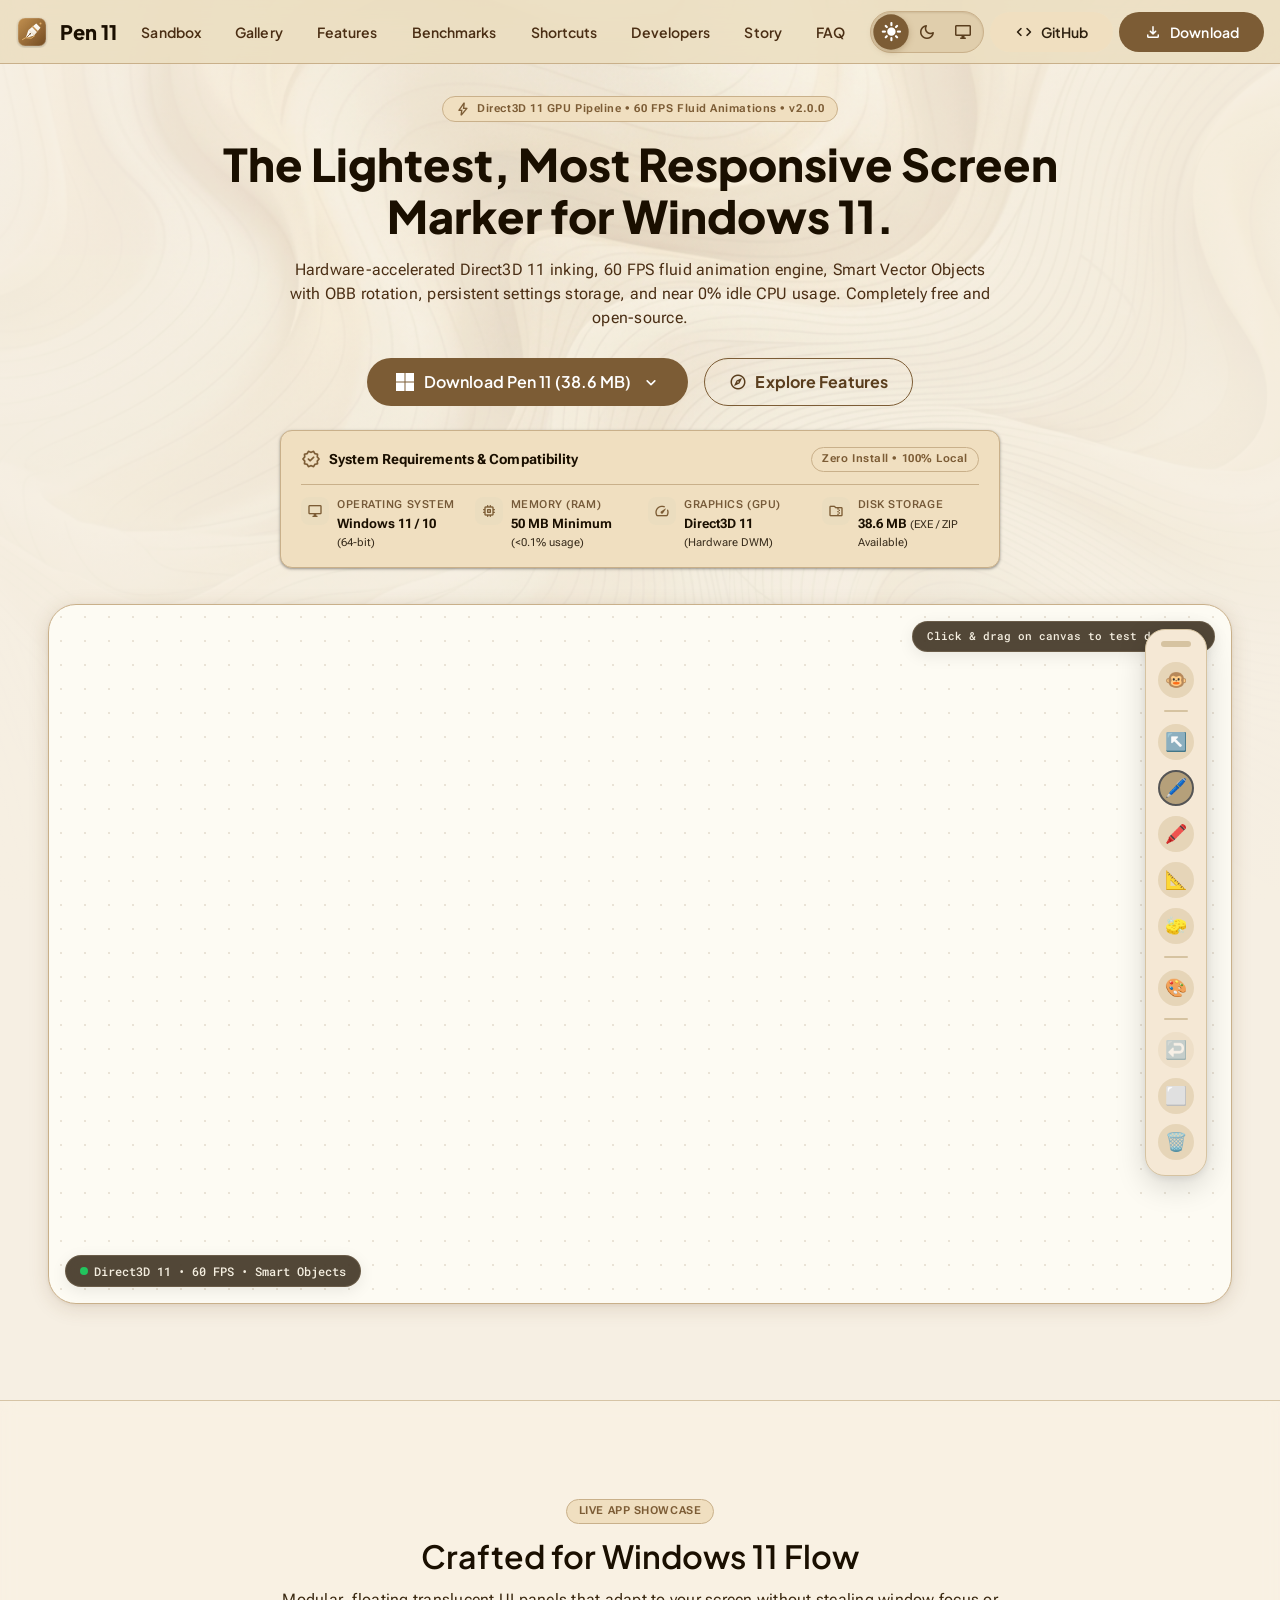
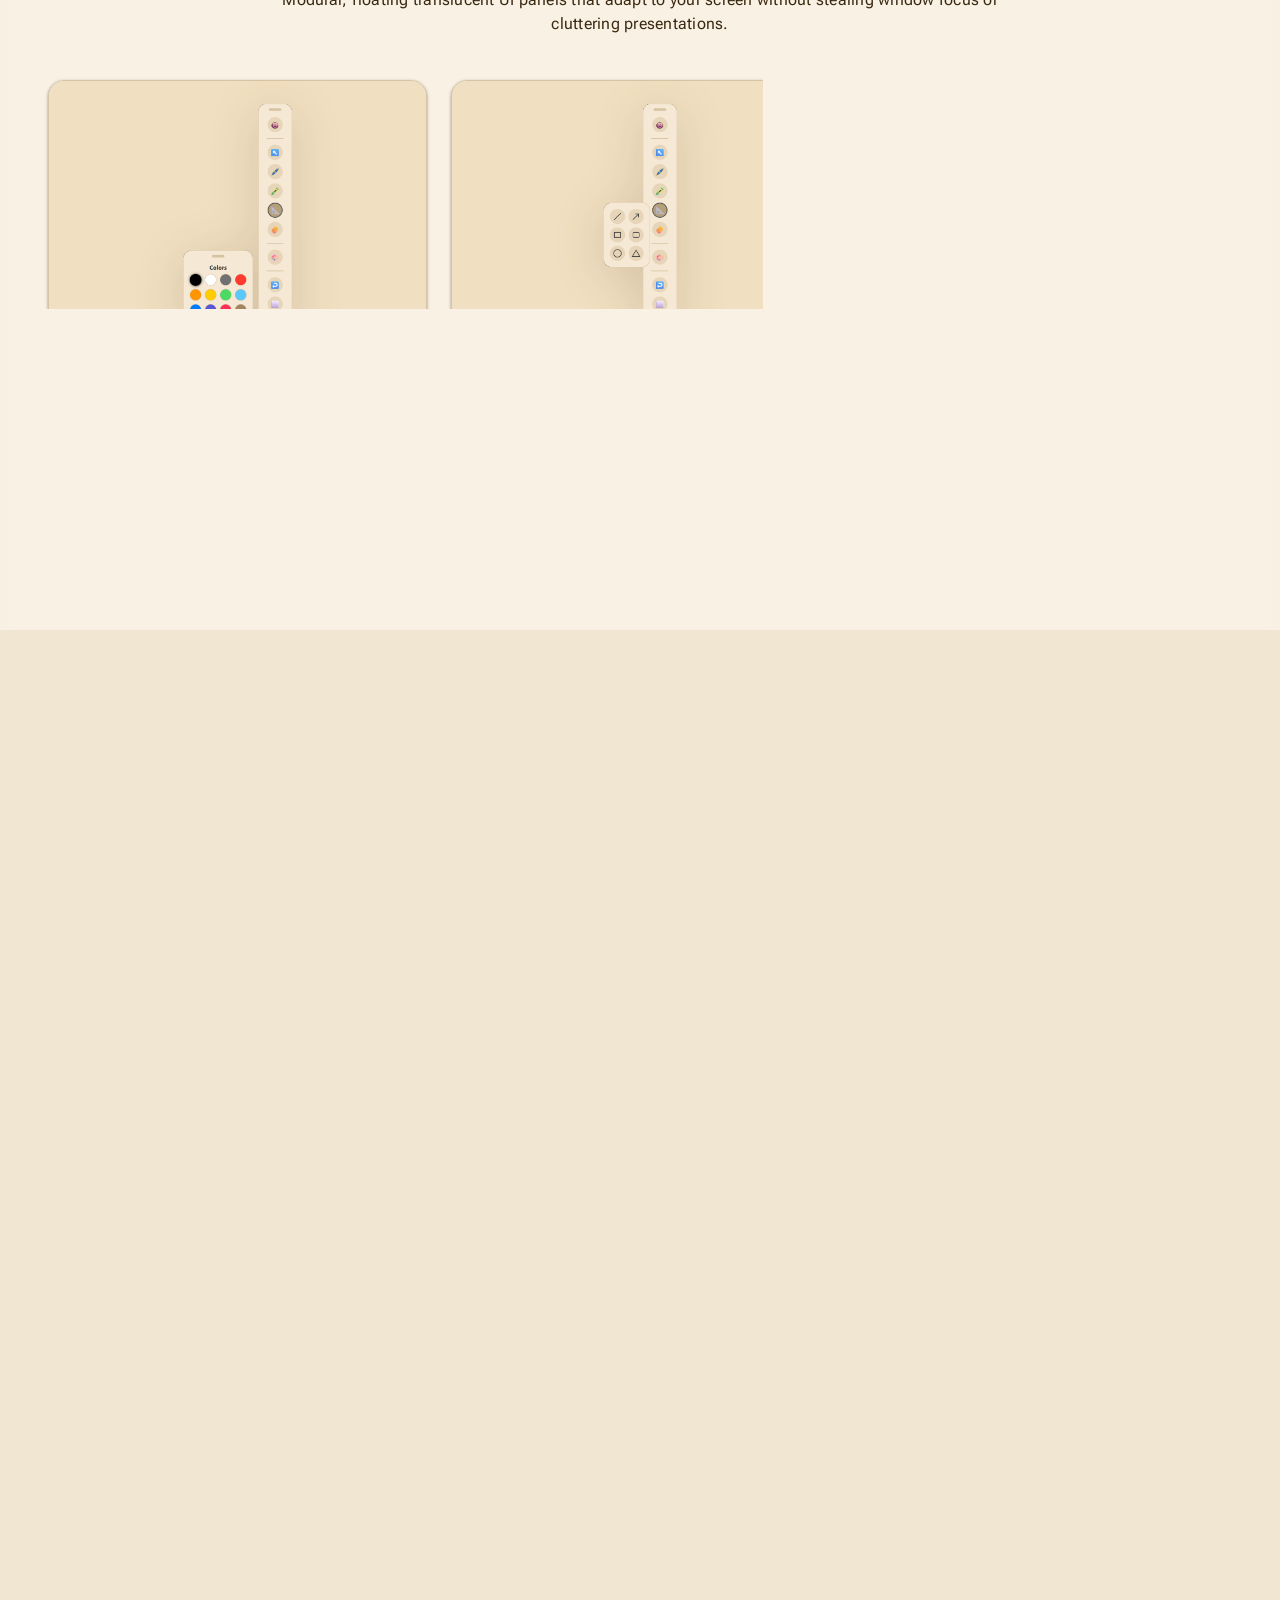
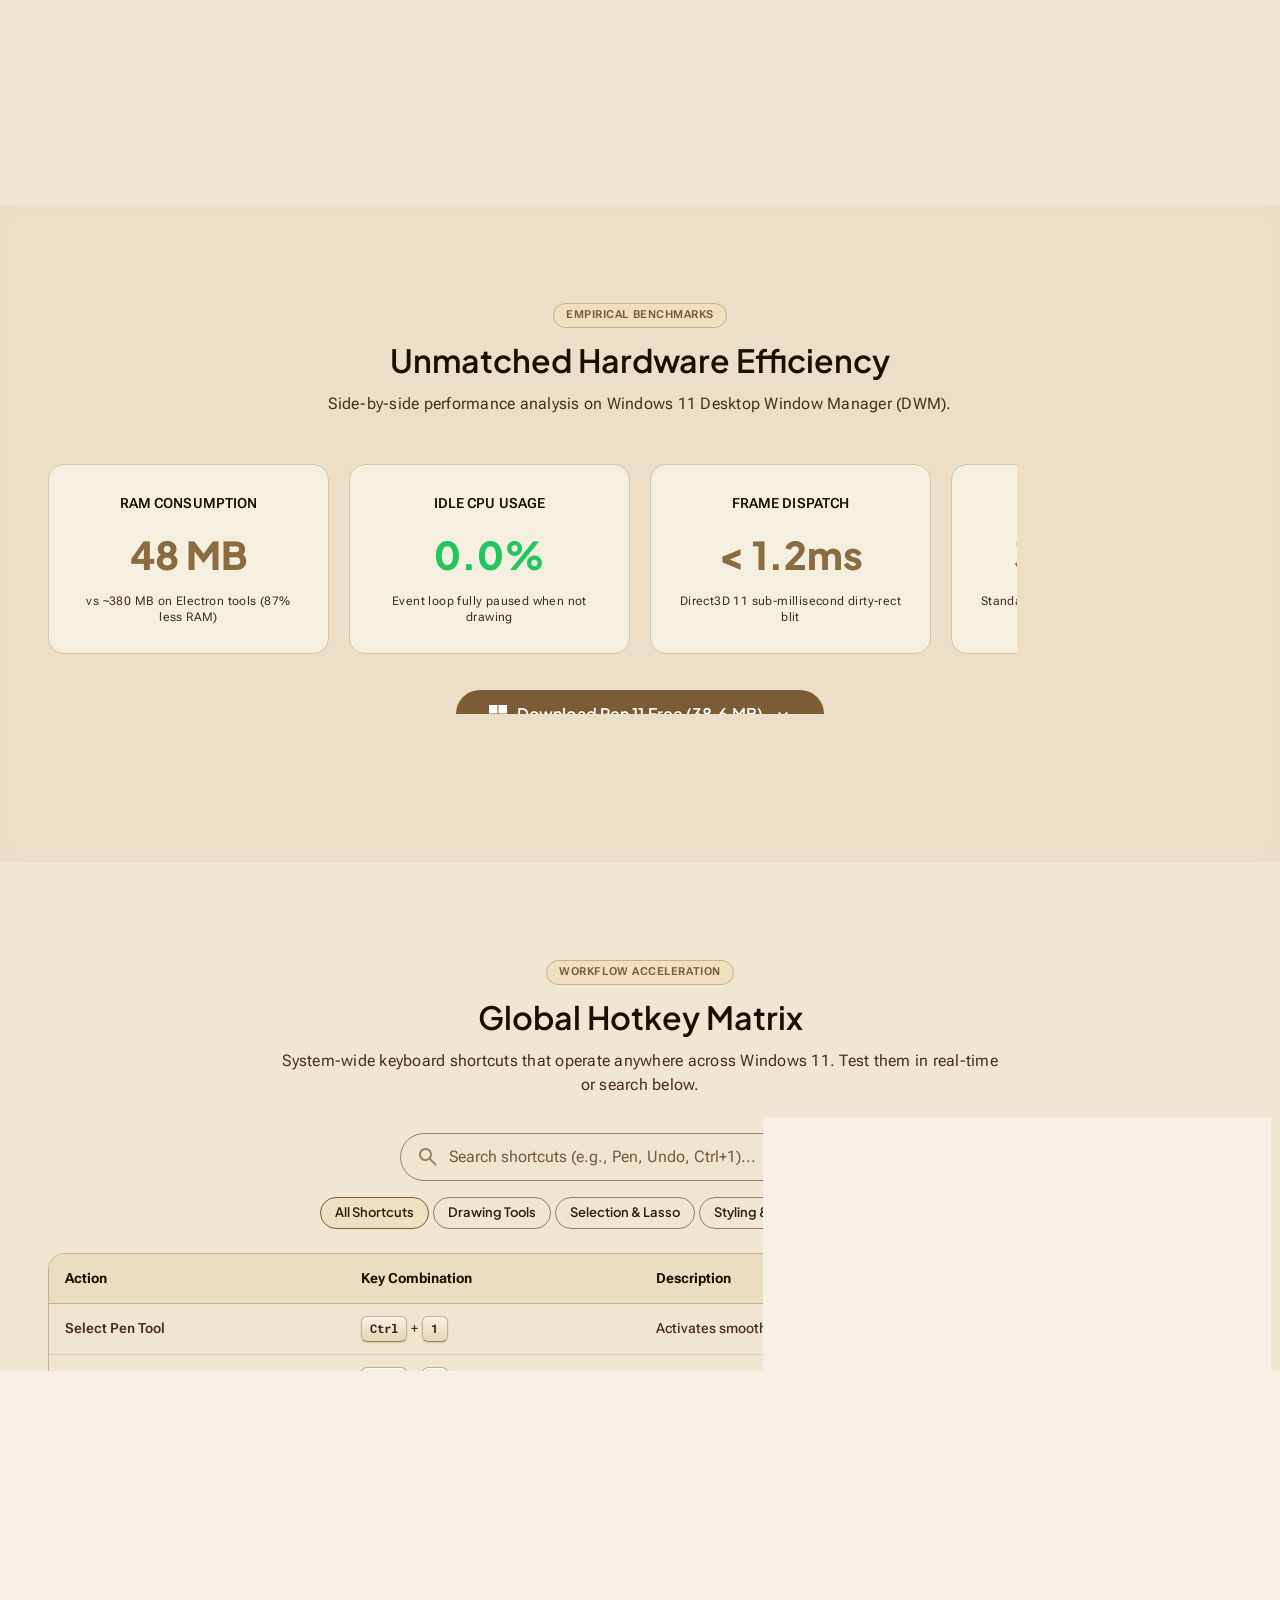
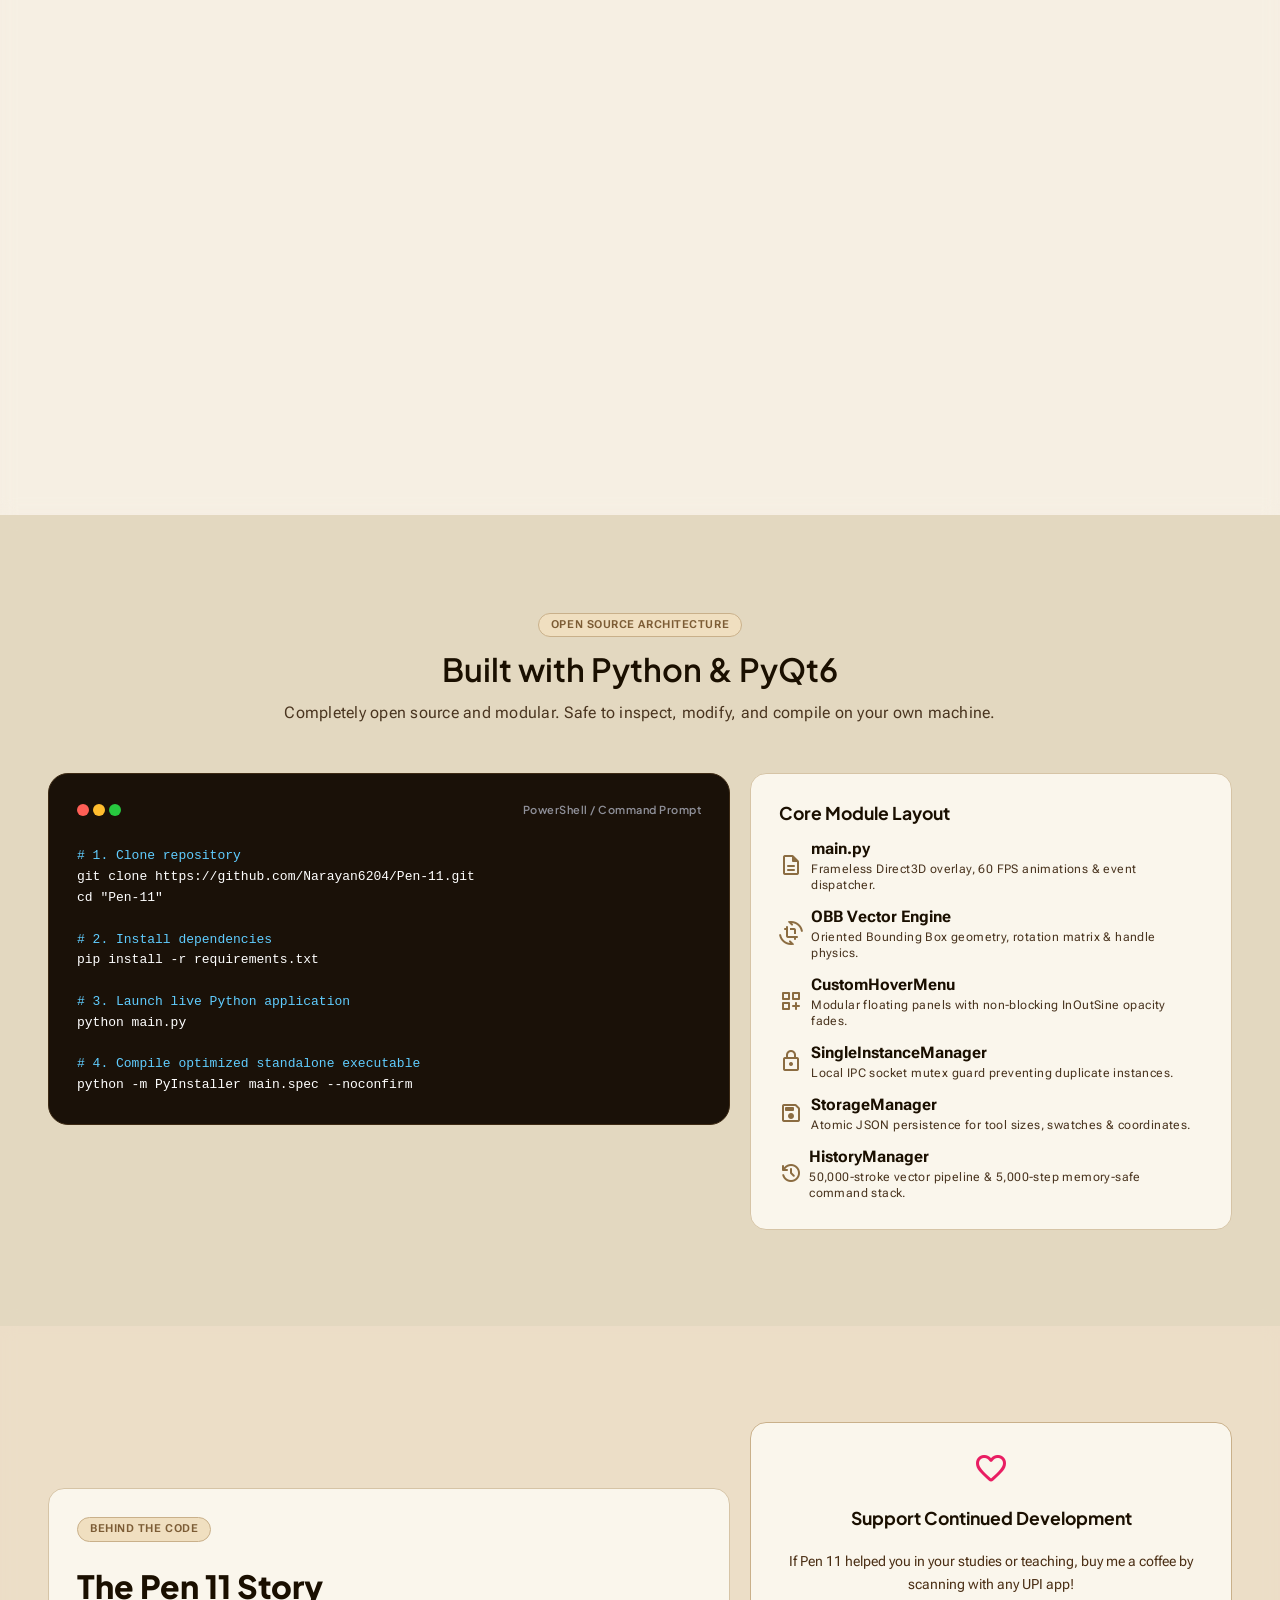
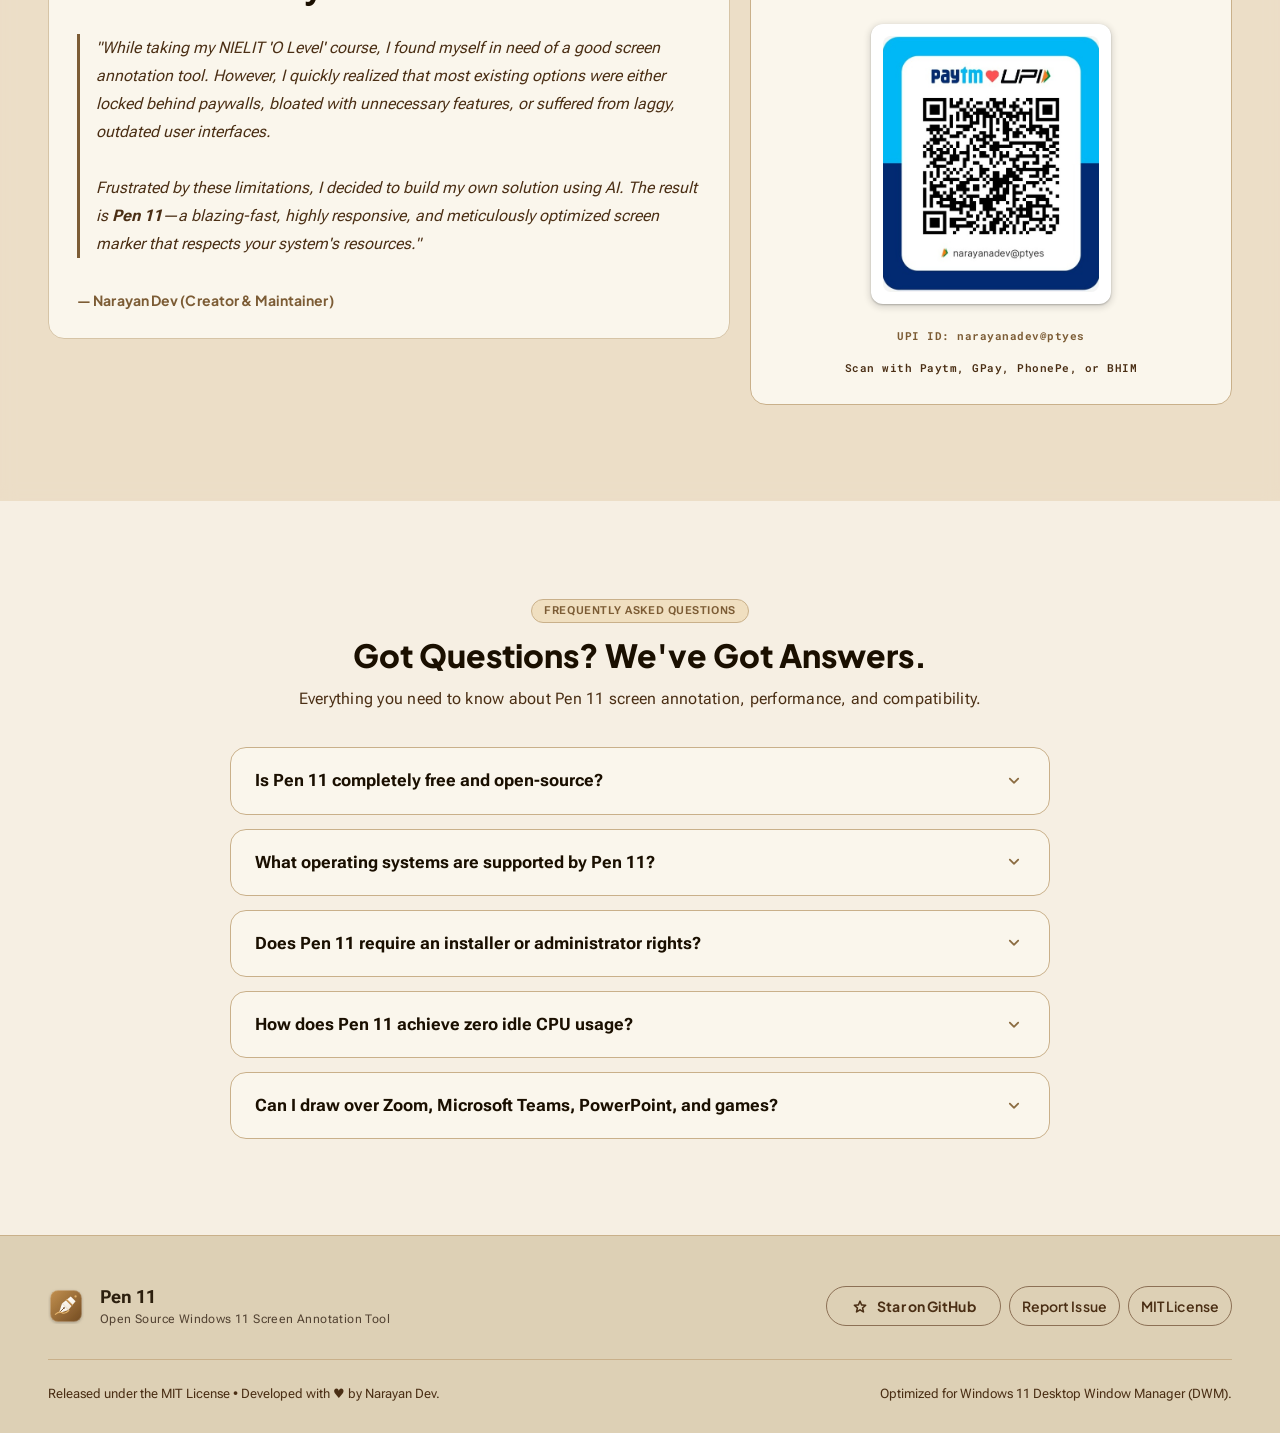
<file: index.html>
<!DOCTYPE html>
<html lang="en" data-theme="light" data-theme-resolved="light">
<head>
  <meta charset="UTF-8">
  <meta name="viewport" content="width=device-width, initial-scale=1.0">
  <title>Pen 11 — Direct3D 11 Screen Annotation Tool for Windows 11 &amp; 10</title>
  
  <!-- Canonical & Crawl Directives -->
  <link rel="canonical" href="https://narayan6204.github.io/Pen-11/">
  <meta name="robots" content="index, follow, max-snippet:-1, max-image-preview:large, max-video-preview:-1">

  <!-- Primary SEO Metadata -->
  <meta name="title" content="Pen 11 — Direct3D 11 Screen Annotation Tool for Windows 11 &amp; 10">
  <meta name="description" content="Download Pen 11, the ultra-lightweight, Direct3D 11 hardware-accelerated screen annotation and marker tool for Windows 11/10. Zero install, 0% idle CPU, 50k stroke memory &amp; open-source.">
  <meta name="keywords" content="Pen 11, screen annotation, screen marker, Windows 11 tool, presentation drawing tool, Epic Pen alternative, direct3d 11 ink, smart objects, lasso select, open source annotation">
  <meta name="author" content="Narayan Dev">
  <meta name="theme-color" content="#0061A4">
  
  <!-- Open Graph / Facebook / LinkedIn -->
  <meta property="og:type" content="website">
  <meta property="og:url" content="https://narayan6204.github.io/Pen-11/">
  <meta property="og:site_name" content="Pen 11">
  <meta property="og:title" content="Pen 11 — Direct3D 11 Screen Annotation Tool for Windows 11">
  <meta property="og:description" content="Direct3D 11 hardware-accelerated ink, Smart Objects, Circle-to-Select Lasso, and zero idle CPU usage. 100% Free &amp; Open Source.">
  <meta property="og:image" content="https://narayan6204.github.io/Pen-11/assets/screenshot.png">
  <meta property="og:image:type" content="image/png">
  <meta property="og:image:width" content="1200">
  <meta property="og:image:height" content="675">
  <meta property="og:image:alt" content="Pen 11 Screen Annotation Tool running on Windows 11 desktop">
  <meta property="og:locale" content="en_US">

  <!-- Twitter Card -->
  <meta name="twitter:card" content="summary_large_image">
  <meta name="twitter:url" content="https://narayan6204.github.io/Pen-11/">
  <meta name="twitter:title" content="Pen 11 — Direct3D 11 Screen Annotation Tool for Windows 11">
  <meta name="twitter:description" content="Direct3D 11 hardware-accelerated ink, Smart Objects, Circle-to-Select Lasso, and zero idle CPU usage. 100% Free &amp; Open Source.">
  <meta name="twitter:image" content="https://narayan6204.github.io/Pen-11/assets/screenshot.png">
  <meta name="twitter:image:alt" content="Pen 11 Screen Annotation Tool for Windows 11">

  <!-- Favicon -->
  <link rel="icon" type="image/svg+xml" href="assets/favicon.svg">
  <link rel="apple-touch-icon" href="assets/logo.svg">

  <!-- Google Fonts & Material Symbols Preconnect & Stylesheet (Fast Parallel Loading) -->
  <link rel="preconnect" href="https://fonts.googleapis.com">
  <link rel="preconnect" href="https://fonts.gstatic.com" crossorigin>
  <link rel="stylesheet" href="https://fonts.googleapis.com/css2?family=Plus+Jakarta+Sans:ital,wght@0,300..800;1,300..800&family=Roboto+Flex:opsz,wght,GRAD,slnt@8..144,100..1000,-200..150,-10..0&family=Roboto+Mono:wght@400;500;600;700&family=Material+Symbols+Rounded:opsz,wght,FILL,GRAD@20..48,100..700,0..1,-50..200&display=swap">

  <!-- Stylesheets -->
  <link rel="stylesheet" href="css/00-tokens.css?v=4.5.7">
  <link rel="stylesheet" href="css/01-layout.css?v=4.5.7">
  <link rel="stylesheet" href="css/02-components.css?v=4.5.7">
  <link rel="stylesheet" href="css/03-motion.css?v=4.5.7">
  <link rel="stylesheet" href="css/04-canvas.css?v=4.5.7">
  <link rel="stylesheet" href="css/05-warm-theme.css?v=4.5.7">

  <!-- Immediate Theme Resolver to Prevent FOUT and Desync -->
  <script>
  (function() {
    try {
      var savedMode = localStorage.getItem('pen11_theme_mode') || 'light';
      var prefersDark = window.matchMedia && window.matchMedia('(prefers-color-scheme: dark)').matches;
      var isDark = savedMode === 'dark' || (savedMode === 'system' && prefersDark);
      if (savedMode === 'system') {
        document.documentElement.removeAttribute('data-theme');
      } else {
        document.documentElement.setAttribute('data-theme', savedMode);
      }
      document.documentElement.setAttribute('data-theme-resolved', isDark ? 'dark' : 'light');
    } catch (e) {}
  })();
  </script>

  <!-- Schema.org Unified JSON-LD Graph for Google Rich Results -->
  <script type="application/ld+json">
  {
    "@context": "https://schema.org",
    "@graph": [
      {
        "@type": "WebSite",
        "@id": "https://narayan6204.github.io/Pen-11/#website",
        "url": "https://narayan6204.github.io/Pen-11/",
        "name": "Pen 11",
        "description": "High-Performance Screen Annotation Engine for Windows 11",
        "inLanguage": "en-US"
      },
      {
        "@type": "SoftwareApplication",
        "@id": "https://narayan6204.github.io/Pen-11/#software",
        "name": "Pen 11",
        "alternateName": "Pen11 Screen Marker",
        "operatingSystem": "Windows 10, Windows 11",
        "applicationCategory": "UtilitiesApplication",
        "applicationSubCategory": "Screen Annotation & Presentation Tool",
        "description": "Ultra-lightweight, Direct3D 11 hardware-accelerated screen annotation and marker tool for Windows 11 with Smart Vector Objects, 60 FPS animations, and zero idle CPU usage.",
        "url": "https://narayan6204.github.io/Pen-11/",
        "downloadUrl": "https://github.com/Narayan6204/Pen-11/releases/latest",
        "softwareVersion": "2.0.0",
        "fileSize": "38.6MB",
        "license": "https://opensource.org/licenses/MIT",
        "isAccessibleForFree": true,
        "softwareRequirements": "Direct3D 11, Windows Desktop Window Manager (DWM)",
        "image": "https://narayan6204.github.io/Pen-11/assets/screenshot.png",
        "screenshot": [
          "https://narayan6204.github.io/Pen-11/assets/screenshot.png",
          "https://narayan6204.github.io/Pen-11/assets/screenshot_palette.png",
          "https://narayan6204.github.io/Pen-11/assets/screenshot_shapes.png",
          "https://narayan6204.github.io/Pen-11/assets/screenshot_cursor.png"
        ],
        "featureList": [
          "Direct3D 11 hardware-accelerated rendering",
          "60 FPS smooth Qt animation engine",
          "Oriented Bounding Box (OBB) vector transformation",
          "Modular floating color palette and shapes menu",
          "50,000-stroke memory-safe vector pipeline with 5,000-step undo stack",
          "Zero window focus stealing during presentations"
        ],
        "offers": {
          "@type": "Offer",
          "price": "0",
          "priceCurrency": "USD",
          "availability": "https://schema.org/InStock"
        },
        "author": {
          "@type": "Person",
          "name": "Narayan Dev",
          "url": "https://github.com/Narayan6204"
        }
      },
      {
        "@type": "FAQPage",
        "@id": "https://narayan6204.github.io/Pen-11/#faq",
        "mainEntity": [
          {
            "@type": "Question",
            "name": "Is Pen 11 completely free and open-source?",
            "acceptedAnswer": {
              "@type": "Answer",
              "text": "Yes, Pen 11 is 100% free and open-source under the MIT license with no ads, paywalls, or telemetry."
            }
          },
          {
            "@type": "Question",
            "name": "What operating systems are supported by Pen 11?",
            "acceptedAnswer": {
              "@type": "Answer",
              "text": "Pen 11 is natively optimized for 64-bit Windows 11 and Windows 10 with Direct3D 11 support."
            }
          },
          {
            "@type": "Question",
            "name": "Does Pen 11 require an installer or admin rights?",
            "acceptedAnswer": {
              "@type": "Answer",
              "text": "No. Pen 11 is distributed as a single standalone portable executable (EXE) and ZIP archive that runs instantly without installation or administrator privileges."
            }
          },
          {
            "@type": "Question",
            "name": "How does Pen 11 achieve zero idle CPU usage?",
            "acceptedAnswer": {
              "@type": "Answer",
              "text": "Pen 11 pauses its event loop when the canvas is idle and utilizes Direct3D 11 hardware acceleration to render only dirty rect regions during active drawing."
            }
          }
        ]
      }
    ]
  }
  </script>
</head>
<body>
  <!-- Ambient Silky Sand Waves Topographic Background -->
  <div class="m3-ambient-waves-bg" aria-hidden="true"></div>

  <div class="m3-layout-root">
    
    <!-- Main Content Area -->
    <main class="m3-main-content">
      
      <!-- 1. Top App Bar -->
      <header class="m3-top-app-bar" role="banner">
        <a href="#hero" class="m3-top-app-bar-brand" aria-label="Pen 11 Home" style="white-space: nowrap; flex-shrink: 0;">
          <img src="assets/logo.svg" alt="Pen 11 Logo" width="32" height="32" style="flex-shrink: 0;">
          <span style="white-space: nowrap;">Pen 11</span>
        </a>

        <!-- Desktop Navigation Links -->
        <nav class="m3-top-app-bar-nav" role="navigation" aria-label="Primary Navigation">
          <a href="#hero" class="m3-btn m3-btn-text">Sandbox</a>
          <a href="#gallery" class="m3-btn m3-btn-text">Gallery</a>
          <a href="#features" class="m3-btn m3-btn-text">Features</a>
          <a href="#benchmarks" class="m3-btn m3-btn-text">Benchmarks</a>
          <a href="#hotkeys" class="m3-btn m3-btn-text">Shortcuts</a>
          <a href="#developers" class="m3-btn m3-btn-text">Developers</a>
          <a href="#story" class="m3-btn m3-btn-text">Story</a>
          <a href="#faq" class="m3-btn m3-btn-text">FAQ</a>
        </nav>

        <!-- Right App Bar Actions -->
        <div class="m3-top-app-bar-actions">
          <!-- Theme Mode Switcher (Segmented Toggle) -->
          <div class="m3-theme-segmented-group" id="theme-mode-switcher" role="group" aria-label="Theme mode switcher">
            <button class="m3-icon-btn active" data-theme-mode="light" title="Light Mode" aria-label="Switch to light mode" aria-pressed="true">
              <span class="material-symbols-rounded">light_mode</span>
            </button>
            <button class="m3-icon-btn" data-theme-mode="dark" title="Dark Mode" aria-label="Switch to dark mode" aria-pressed="false">
              <span class="material-symbols-rounded">dark_mode</span>
            </button>
            <button class="m3-icon-btn" data-theme-mode="system" title="System Preference" aria-label="Switch to system theme" aria-pressed="false">
              <span class="material-symbols-rounded">desktop_windows</span>
            </button>
          </div>

          <!-- GitHub Repo Link -->
          <a href="https://github.com/Narayan6204/Pen-11" target="_blank" rel="noopener noreferrer" class="m3-btn m3-btn-tonal" aria-label="GitHub Repository">
            <span class="material-symbols-rounded">code</span>
            <span>GitHub</span>
          </a>

          <!-- Download Action -->
          <button type="button" class="m3-btn m3-btn-filled btn-download-popup-trigger" aria-haspopup="dialog" aria-expanded="false" aria-label="Download Pen 11" style="cursor: pointer;">
            <span class="material-symbols-rounded">download</span>
            <span>Download</span>
          </button>
        </div>
      </header>

      <!-- 2. Hero Section with Live Interactive Canvas Sandbox -->
      <section id="hero" class="m3-section" style="padding-top: 32px;" aria-labelledby="hero-title">
        <div class="m3-container">
          
          <!-- Hero Header Info -->
          <div class="m3-flex-col m3-align-center" style="text-align: center; max-width: 900px; margin: 0 auto 36px;">
            <div class="m3-badge-pill" style="margin-bottom: 16px;">
              <span class="material-symbols-rounded" style="font-size: 16px;">bolt</span>
              <span>Direct3D 11 GPU Pipeline • 60 FPS Fluid Animations • <span data-gh-version>v2.0.0</span></span>
            </div>

            <h1 id="hero-title" class="m3-display-medium" style="margin-bottom: 16px; font-weight: 800;">
              The Lightest, Most Responsive Screen Marker for Windows 11.
            </h1>

            <p class="m3-body-large" style="max-width: 720px; margin-bottom: 28px;">
              Hardware-accelerated Direct3D 11 inking, 60 FPS fluid animation engine, Smart Vector Objects with OBB rotation, persistent settings storage, and near 0% idle CPU usage. Completely free and open-source.
            </p>

            <div class="m3-flex-row m3-gap-md" style="flex-wrap: wrap; justify-content: center;">
              <button type="button" class="m3-btn m3-btn-filled btn-download-popup-trigger" style="height: 48px; padding: 0 28px; font-size: 1rem; display: inline-flex; align-items: center; gap: 10px; cursor: pointer;" aria-haspopup="dialog" aria-expanded="false" aria-label="Download Pen 11 for Windows">
                <svg width="18" height="18" viewBox="0 0 88 88" fill="currentColor" aria-hidden="true" style="flex-shrink: 0;">
                  <path d="M0 0h41.6v41.6H0V0zm46.4 0H88v41.6H46.4V0zM0 46.4h41.6V88H0V46.4zm46.4 0H88V88H46.4V46.4z"/>
                </svg>
                <span>Download Pen 11 (<span data-gh-size>38.6 MB</span>)</span>
                <span class="material-symbols-rounded" style="font-size: 20px;">expand_more</span>
              </button>
              <a href="#features" class="m3-btn m3-btn-outlined" style="height: 48px; padding: 0 24px; font-size: 1rem;">
                <span class="material-symbols-rounded">explore</span>
                <span>Explore Features</span>
              </a>
            </div>

            <!-- System Requirements Detail Callout Card -->
            <div class="m3-sys-req-card" aria-label="Pen 11 System Requirements & Compatibility">
              <div class="sys-req-header">
                <div class="sys-req-title-wrap">
                  <span class="material-symbols-rounded">verified</span>
                  <span class="m3-title-small" style="font-weight: 700; color: var(--md-sys-color-on-surface);">System Requirements & Compatibility</span>
                </div>
                <span class="m3-badge-pill" style="font-size: 11px; padding: 4px 10px;">Zero Install • 100% Local</span>
              </div>
              
              <div class="sys-req-grid">
                <div class="sys-req-item">
                  <span class="material-symbols-rounded sys-req-icon">desktop_windows</span>
                  <div class="sys-req-text">
                    <span class="sys-req-label">Operating System</span>
                    <span class="sys-req-val">Windows 11 / 10 <span style="font-size: 11px; font-weight: normal; opacity: 0.85;">(64-bit)</span></span>
                  </div>
                </div>

                <div class="sys-req-item">
                  <span class="material-symbols-rounded sys-req-icon">memory</span>
                  <div class="sys-req-text">
                    <span class="sys-req-label">Memory (RAM)</span>
                    <span class="sys-req-val">50 MB Minimum <span style="font-size: 11px; font-weight: normal; opacity: 0.85;">(&lt;0.1% usage)</span></span>
                  </div>
                </div>

                <div class="sys-req-item">
                  <span class="material-symbols-rounded sys-req-icon">speed</span>
                  <div class="sys-req-text">
                    <span class="sys-req-label">Graphics (GPU)</span>
                    <span class="sys-req-val">Direct3D 11 <span style="font-size: 11px; font-weight: normal; opacity: 0.85;">(Hardware DWM)</span></span>
                  </div>
                </div>

                <div class="sys-req-item">
                  <span class="material-symbols-rounded sys-req-icon">folder_zip</span>
                  <div class="sys-req-text">
                    <span class="sys-req-label">Disk Storage</span>
                    <span class="sys-req-val"><span data-gh-size>38.6 MB</span> <span style="font-size: 11px; font-weight: normal; opacity: 0.85;">(EXE / ZIP Available)</span></span>
                  </div>
                </div>
              </div>
            </div>

          </div>

          <!-- Interactive Sandbox Stage -->
          <div id="canvas-stage-wrapper" class="canvas-stage-wrapper canvas-backdrop-whiteboard cursor-pen" aria-label="Interactive Pen 11 Drawing Sandbox">
            
            <!-- Active Canvas Layers Container -->
            <div id="pen-hero-canvas-container" class="pen-interactive-canvas"></div>

            <!-- Draggable Floating Pen 11 Warm Sand Toolbar Mockup -->
            <aside id="pen-live-toolbar" class="pen-toolbar-container" style="top: 24px; right: 24px;" aria-label="Pen 11 Floating Toolbar">
              
              <!-- 1. Drag Grip Handle -->
              <div id="pen-toolbar-drag" class="toolbar-drag-handle" title="Drag Toolbar anywhere" aria-label="Drag toolbar">
                <div class="toolbar-drag-pill"></div>
              </div>

              <!-- 2. Monkey Icon State Button (🐵 Active Ink / 🐒 Cursor Click-Through / 🙈 Hidden Canvas) -->
              <div style="position: relative; display: flex; justify-content: center;">
                <button id="tb-btn-monkey" class="toolbar-tool-btn" title="Cursor & Canvas Options" aria-label="Cursor State Button">
                  <span id="tb-monkey-icon">🐵</span>
                </button>
                
                <!-- Horizontal 2-Button Cursor Submenu Flyout -->
                <div id="tb-monkey-flyout" class="toolbar-monkey-flyout" style="display: none;">
                  <button class="toolbar-tool-btn" data-monkey="cursor" title="Cursor Click-Through Mode" aria-label="Cursor Mode">
                    <span>🐒</span>
                  </button>
                  <button class="toolbar-tool-btn" data-monkey="hidden" title="Disable Canvas (Collapse Toolbar)" aria-label="Disable Canvas">
                    <span>🙈</span>
                  </button>
                </div>
              </div>

              <div class="toolbar-divider toolbar-collapsible"></div>

              <!-- 3. Select / Transform Tool (↖️) -->
              <button class="toolbar-tool-btn toolbar-collapsible" data-tool="select" title="Select / Transform (Ctrl+4)" aria-label="Selection tool">
                <span>↖️</span>
              </button>

              <!-- 4. Pen Tool (🖊️) -->
              <button class="toolbar-tool-btn active toolbar-collapsible" data-tool="pen" title="Pen (Ctrl+1)" aria-label="Pen tool">
                <span>🖊️</span>
              </button>

              <!-- 5. Highlighter Tool (🖍️) -->
              <button class="toolbar-tool-btn toolbar-collapsible" data-tool="highlighter" title="Highlighter (Ctrl+2)" aria-label="Highlighter tool">
                <span>🖍️</span>
              </button>

              <!-- 6. Shape Menu Button (📐) & Flyout -->
              <div class="toolbar-collapsible" style="position: relative;">
                <button id="tb-btn-shapes" class="toolbar-tool-btn" title="Shapes (Line, Arrow, Rect, RoundRect, Circle, Triangle)" aria-label="Shapes selection">
                  <span>📐</span>
                </button>

                <!-- Shapes Popover Grid (6 Shapes) -->
                <div id="tb-shapes-flyout" class="toolbar-shape-flyout" style="display: none;">
                  <div id="tb-shapes-drag" class="toolbar-drag-handle" title="Drag Shapes Menu" aria-label="Drag shapes menu" style="width: 100%; display: flex; justify-content: center; cursor: grab; padding: 2px 0 6px;">
                    <div class="toolbar-drag-pill"></div>
                  </div>
                  <div class="shape-flyout-title">Shapes</div>
                  <div class="shape-flyout-grid">
                    <button class="toolbar-tool-btn" data-shape="line" title="Line (Shift for 45°)" aria-label="Line shape">
                      <svg width="22" height="22" viewBox="0 0 24 24" fill="none" stroke="#333333" stroke-width="2.2" stroke-linecap="round" stroke-linejoin="round"><line x1="5" y1="19" x2="19" y2="5"></line></svg>
                    </button>
                    <button class="toolbar-tool-btn" data-shape="arrow" title="Arrow (Shift for 45°)" aria-label="Arrow shape">
                      <svg width="22" height="22" viewBox="0 0 24 24" fill="none" stroke="#333333" stroke-width="2.2" stroke-linecap="round" stroke-linejoin="round"><line x1="5" y1="19" x2="19" y2="5"></line><polyline points="10 5 19 5 19 14"></polyline></svg>
                    </button>
                    <button class="toolbar-tool-btn" data-shape="rectangle" title="Rectangle (Shift for 1:1 Square)" aria-label="Rectangle shape">
                      <svg width="22" height="22" viewBox="0 0 24 24" fill="none" stroke="#333333" stroke-width="2.2" stroke-linecap="round" stroke-linejoin="round"><rect x="4" y="6" width="16" height="12" rx="0"></rect></svg>
                    </button>
                    <button class="toolbar-tool-btn" data-shape="rounded_rectangle" title="Rounded Rectangle (Shift for 1:1 Square)" aria-label="Rounded rectangle shape">
                      <svg width="22" height="22" viewBox="0 0 24 24" fill="none" stroke="#333333" stroke-width="2.2" stroke-linecap="round" stroke-linejoin="round"><rect x="4" y="6" width="16" height="12" rx="3.5"></rect></svg>
                    </button>
                    <button class="toolbar-tool-btn" data-shape="circle" title="Circle (Shift for 1:1 Circle)" aria-label="Circle shape">
                      <svg width="22" height="22" viewBox="0 0 24 24" fill="none" stroke="#333333" stroke-width="2.2" stroke-linecap="round" stroke-linejoin="round"><circle cx="12" cy="12" r="8"></circle></svg>
                    </button>
                    <button class="toolbar-tool-btn" data-shape="triangle" title="Triangle (Shift for 90° Right Angle)" aria-label="Triangle shape">
                      <svg width="22" height="22" viewBox="0 0 24 24" fill="none" stroke="#333333" stroke-width="2.2" stroke-linecap="round" stroke-linejoin="round"><path d="M12 4 L21 19 L3 19 Z"></path></svg>
                    </button>
                  </div>
                </div>
              </div>

              <!-- 7. Eraser Tool (🧽) -->
              <button class="toolbar-tool-btn toolbar-collapsible" data-tool="eraser" title="Eraser (Ctrl+3)" aria-label="Eraser tool">
                <span>🧽</span>
              </button>

              <div class="toolbar-divider toolbar-collapsible"></div>

              <!-- 8. Floating Color Palette Button (🎨) & Popover (12 Curated Colors) -->
              <div class="toolbar-collapsible" style="position: relative;">
                <button id="tb-btn-palette" class="toolbar-tool-btn" title="Color Palette (Ctrl+P)" aria-label="Color Palette">
                  <span>🎨</span>
                </button>

                <!-- 12-Color Grid Popover -->
                <div id="tb-palette-popover" class="toolbar-palette-popover" style="display: none;">
                  <div id="tb-palette-drag" class="toolbar-drag-handle" title="Drag Color Palette" aria-label="Drag color palette" style="width: 100%; display: flex; justify-content: center; cursor: grab; padding: 2px 0 6px;">
                    <div class="toolbar-drag-pill"></div>
                  </div>
                  <div class="palette-title">Colors</div>
                  <div class="palette-grid">
                    <button class="palette-color-btn active" data-hex="#000000" style="background-color: #000000; color: #000000;" title="Black" aria-label="Black"></button>
                    <button class="palette-color-btn" data-hex="#FFFFFF" style="background-color: #FFFFFF; color: #FFFFFF;" title="White" aria-label="White"></button>
                    <button class="palette-color-btn" data-hex="#717171" style="background-color: #717171; color: #717171;" title="Gray" aria-label="Gray"></button>
                    <button class="palette-color-btn" data-hex="#FF3B30" style="background-color: #FF3B30; color: #FF3B30;" title="Red" aria-label="Red"></button>
                    <button class="palette-color-btn" data-hex="#FF9500" style="background-color: #FF9500; color: #FF9500;" title="Orange" aria-label="Orange"></button>
                    <button class="palette-color-btn" data-hex="#FFCC00" style="background-color: #FFCC00; color: #FFCC00;" title="Yellow" aria-label="Yellow"></button>
                    <button class="palette-color-btn" data-hex="#4CD964" style="background-color: #4CD964; color: #4CD964;" title="Green" aria-label="Green"></button>
                    <button class="palette-color-btn" data-hex="#5AC8FA" style="background-color: #5AC8FA; color: #5AC8FA;" title="Light Blue" aria-label="Light Blue"></button>
                    <button class="palette-color-btn" data-hex="#007AFF" style="background-color: #007AFF; color: #007AFF;" title="Blue" aria-label="Blue"></button>
                    <button class="palette-color-btn" data-hex="#5856D6" style="background-color: #5856D6; color: #5856D6;" title="Purple" aria-label="Purple"></button>
                    <button class="palette-color-btn" data-hex="#FF2D55" style="background-color: #FF2D55; color: #FF2D55;" title="Pink" aria-label="Pink"></button>
                    <button class="palette-color-btn" data-hex="#A2845E" style="background-color: #A2845E; color: #A2845E;" title="Brown" aria-label="Brown"></button>
                  </div>
                </div>
              </div>

              <div class="toolbar-divider toolbar-collapsible"></div>

              <!-- 9. Undo Action (↩️) -->
              <button id="tb-btn-undo" class="toolbar-tool-btn toolbar-collapsible" title="Undo (Ctrl+Z)" aria-label="Undo stroke" disabled>
                <span>↩️</span>
              </button>

              <!-- 10. Board Toggle (⬜) -->
              <button id="tb-btn-bg" class="toolbar-tool-btn toolbar-collapsible" title="Toggle Whiteboard/Blackboard (Ctrl+B)" aria-label="Toggle canvas backdrop">
                <span>⬜</span>
              </button>

              <!-- 11. Clear Screen Action (🗑️) -->
              <button id="tb-btn-clear" class="toolbar-tool-btn toolbar-collapsible" title="Clear Screen (Ctrl+Shift+C)" aria-label="Clear screen">
                <span>🗑️</span>
              </button>
            </aside>

            <!-- Bottom Left HUD Metric -->
            <div class="canvas-hud-bottom-left">
              <div class="hud-pill">
                <div class="hud-pill-dot"></div>
                <span>Direct3D 11 • 60 FPS • Smart Objects</span>
              </div>
            </div>

            <!-- Top Right HUD Backdrop Indicator -->
            <div class="canvas-hud-top-right">
              <div class="hud-pill" style="font-size: 11px;">
                <span>Click & drag on canvas to test drawing!</span>
              </div>
            </div>

          </div>

        </div>
      </section>

      <!-- 3. Native Desktop UI Showcase Gallery -->
      <section id="gallery" class="m3-section" aria-labelledby="gallery-title">
        <div class="m3-container">
          
          <div style="text-align: center; max-width: 760px; margin: 0 auto 44px;">
            <span class="m3-badge-pill" style="margin-bottom: 12px;">LIVE APP SHOWCASE</span>
            <h2 id="gallery-title" class="m3-headline-large" style="color: var(--md-sys-color-on-surface); margin-bottom: 12px;">
              Crafted for Windows 11 Flow
            </h2>
            <p class="m3-body-large" style="color: var(--md-sys-color-on-surface-variant);">
              Modular, floating translucent UI panels that adapt to your screen without stealing window focus or cluttering presentations.
            </p>
          </div>

          <!-- 3-Card Showcase Grid -->
          <div class="gallery-grid">
            
            <!-- Card 1: 12-Color Floating Palette -->
            <article class="gallery-card">
              <div class="gallery-img-wrapper">
                <img src="assets/screenshot_palette.png" alt="Pen 11 Toolbar and 12-Color Palette Flyout with custom size selector" loading="lazy" width="280" height="400">
              </div>
              <div class="gallery-card-content">
                <div class="m3-badge-pill" style="align-self: flex-start; font-size: 11px;">12-Color Palette</div>
                <h3 class="m3-title-medium">Palette & Precision Sizer</h3>
                <p class="m3-body-medium">
                  12 high-contrast curated swatches with instant stroke-width adjustments, non-blocking opacity fades, and auto-persistence to disk.
                </p>
              </div>
            </article>

            <!-- Card 2: Smart Vector Shapes -->
            <article class="gallery-card">
              <div class="gallery-img-wrapper">
                <img src="assets/screenshot_shapes.png" alt="Pen 11 Smart Shapes Menu Flyout with geometric tools" loading="lazy" width="280" height="400">
              </div>
              <div class="gallery-card-content">
                <div class="m3-badge-pill" style="align-self: flex-start; font-size: 11px;">Geometric Toolbox</div>
                <h3 class="m3-title-medium">Smart Vector Shapes</h3>
                <p class="m3-body-medium">
                  Lines, Arrows, Rectangles, Rounded Rectangles, Ellipses, and Triangles with 45° angle snapping and 400ms gesture recognition.
                </p>
              </div>
            </article>

            <!-- Card 3: Monkey & Cursor State Machine -->
            <article class="gallery-card">
              <div class="gallery-img-wrapper">
                <img src="assets/screenshot_cursor.png" alt="Pen 11 Cursor and Monkey State Sub-Toolbar options" loading="lazy" width="280" height="400">
              </div>
              <div class="gallery-card-content">
                <div class="m3-badge-pill" style="align-self: flex-start; font-size: 11px;">State Machine Flyout</div>
                <h3 class="m3-title-medium">Monkey Mode & Minimal Pill</h3>
                <p class="m3-body-medium">
                  Instantly switch between Active Ink (🐵), Cursor Pass-Through (🐒), and smooth 240ms cubic-bezier minimal pill collapse (🙈).
                </p>
              </div>
            </article>

          </div>

        </div>
      </section>

      <!-- 4. Features Bento Grid Section -->
      <section id="features" class="m3-section" aria-labelledby="features-title">
        <div class="m3-container">
          
          <div style="text-align: center; max-width: 720px; margin: 0 auto 48px;">
            <span class="m3-badge-pill" style="margin-bottom: 12px;">ENGINEERING EXCELLENCE</span>
            <h2 id="features-title" class="m3-headline-large" style="color: var(--md-sys-color-on-surface); margin-bottom: 12px;">
              Engineered for Speed, Precision & Zero Bloat
            </h2>
            <p class="m3-body-large" style="">
              Every component in Pen 11 is built from the ground up to respect your hardware and streamline screen annotations.
            </p>
          </div>

          <!-- Bento Grid Container -->
          <div class="bento-grid">
            
            <!-- Bento Item 1: 60 FPS Fluid Animation Suite -->
            <article class="bento-card bento-col-8">
              <div class="bento-card-header">
                <div class="bento-card-icon">
                  <span class="material-symbols-rounded">animation</span>
                </div>
                <span class="m3-badge-pill">60 FPS Fluid Suite</span>
              </div>
              <h3 class="bento-card-title">60 FPS Fluid Animation Engine</h3>
              <p class="bento-card-description">
                Direct3D 11 native swapchain combined with <code>QPropertyAnimation</code> (<code>InOutCubic</code> 240ms) delivers seamless toolbar collapse/expand morphing and non-blocking <code>InOutSine</code> opacity fades with zero visual stutter or layout fighting.
              </p>
              <div style="background: var(--md-sys-color-surface); border-radius: var(--md-sys-shape-corner-medium); padding: 16px; border: 1px solid var(--md-sys-color-outline-variant);">
                <div class="m3-flex-row m3-justify-between m3-align-center" style="margin-bottom: 8px;">
                  <span class="m3-label-medium">Frame Dispatch & Jitter</span>
                  <span class="m3-label-small" style="color: #22c55e; font-weight: 700;">&lt; 1.2ms (Zero Tearing)</span>
                </div>
                <div style="width: 100%; height: 8px; background-color: var(--md-sys-color-surface-container-highest); border-radius: 99px; overflow: hidden;">
                  <div style="width: 12%; height: 100%; background-color: var(--md-sys-color-primary); border-radius: 99px;"></div>
                </div>
              </div>
            </article>

            <!-- Bento Item 2: Modular Floating Panels & Drag Sync -->
            <article class="bento-card bento-col-4">
              <div class="bento-card-header">
                <div class="bento-card-icon">
                  <span class="material-symbols-rounded">dashboard_customize</span>
                </div>
                <span class="m3-badge-pill">Modular UI</span>
              </div>
              <h3 class="bento-card-title">Independent Floating Panels</h3>
              <p class="bento-card-description">
                Color Palette, Shapes Menu, and Cursor Toolbars function as modular floating panels. Attached panels glide seamlessly during drag, and remember customized screen coordinates independently.
              </p>
            </article>

            <!-- Bento Item 3: Zero-Latency Native Hover & Cursor Engine -->
            <article class="bento-card bento-col-4">
              <div class="bento-card-header">
                <div class="bento-card-icon">
                  <span class="material-symbols-rounded">mouse</span>
                </div>
                <span class="m3-badge-pill">Zero Focus Steal</span>
              </div>
              <h3 class="bento-card-title">Zero-Latency Hover Engine</h3>
              <p class="bento-card-description">
                Procedural high-DPI tool cursors and instant button tooltips update at 120Hz without stealing OS window focus from Word, web browsers, or presentation slide decks.
              </p>
            </article>

            <!-- Bento Item 4: Smart Vector Objects & OBB Rotation -->
            <article class="bento-card bento-col-4">
              <div class="bento-card-header">
                <div class="bento-card-icon">
                  <span class="material-symbols-rounded">crop_rotate</span>
                </div>
                <span class="m3-badge-pill">OBB Matrix</span>
              </div>
              <h3 class="bento-card-title">Smart Vector Objects & OBB</h3>
              <p class="bento-card-description">
                Pure vector strokes track their Oriented Bounding Box geometry during centroid rotation, scaling, and dragging. Hold for 400ms to auto-snap strokes into perfect geometric shapes.
              </p>
            </article>

            <!-- Bento Item 5: Persistent State & Single-Instance Guard -->
            <article class="bento-card bento-col-4">
              <div class="bento-card-header">
                <div class="bento-card-icon">
                  <span class="material-symbols-rounded">save</span>
                </div>
                <span class="m3-badge-pill">IPC & Storage</span>
              </div>
              <h3 class="bento-card-title">Persistent State & IPC Guard</h3>
              <p class="bento-card-description">
                StorageManager auto-saves custom tool sizes, active swatches, and coordinates to disk. Local IPC socket locks ensure a single instance runs with zero hotkey conflicts.
              </p>
            </article>

            <!-- Bento Item 6: 50,000-Stroke Memory-Safe Undo Stack -->
            <article class="bento-card bento-col-12">
              <div class="m3-flex-row m3-justify-between m3-align-center" style="flex-wrap: wrap; gap: 16px;">
                <div style="max-width: 680px;">
                  <div class="m3-flex-row m3-gap-sm m3-align-center" style="margin-bottom: 8px;">
                    <span class="material-symbols-rounded" style="color: var(--md-sys-color-primary);">shield</span>
                    <h3 class="bento-card-title" style="margin: 0;">50,000-Stroke Vector Pipeline & 5,000-Step Undo Stack</h3>
                  </div>
                  <p class="bento-card-description" style="margin: 0;">
                    Draw infinitely with confidence. Pen 11 handles up to 50,000 simultaneous on-screen strokes with a massive 5,000-step memory-capped Undo history, zero raster degradation, and 0.0% background idle CPU usage.
                  </p>
                </div>
                <div class="m3-flex-row m3-gap-sm" style="flex-wrap: wrap;">
                  <span class="m3-badge-pill" style="font-size: 14px; padding: 6px 16px;">50,000+ Strokes</span>
                  <span class="m3-badge-pill" style="font-size: 14px; padding: 6px 16px;">5,000 Undo Steps</span>
                  <span class="m3-badge-pill" style="font-size: 14px; padding: 6px 16px;">0.0% Idle CPU</span>
                </div>
              </div>
            </article>

          </div>

        </div>
      </section>

      <!-- 4. Hardware Benchmarks & Performance Metrics -->
      <section id="benchmarks" class="m3-section" aria-labelledby="benchmarks-title">
        <div class="m3-container">
          
          <div style="text-align: center; max-width: 720px; margin: 0 auto 48px;">
            <span class="m3-badge-pill" style="margin-bottom: 12px;">EMPIRICAL BENCHMARKS</span>
            <h2 id="benchmarks-title" class="m3-headline-large" style="color: var(--md-sys-color-on-surface); margin-bottom: 12px;">
              Unmatched Hardware Efficiency
            </h2>
            <p class="m3-body-large" style="">
              Side-by-side performance analysis on Windows 11 Desktop Window Manager (DWM).
            </p>
          </div>

          <div class="bento-grid">
            
            <div class="bento-card bento-col-3">
              <span class="m3-title-small" style="">RAM CONSUMPTION</span>
              <div class="m3-display-small" style="color: var(--md-sys-color-primary); margin: 8px 0 4px;">48 MB</div>
              <p class="m3-body-small" style="">vs ~380 MB on Electron tools (87% less RAM)</p>
            </div>

            <div class="bento-card bento-col-3">
              <span class="m3-title-small" style="">IDLE CPU USAGE</span>
              <div class="m3-display-small" style="color: #22c55e; margin: 8px 0 4px;">0.0%</div>
              <p class="m3-body-small" style="">Event loop fully paused when not drawing</p>
            </div>

            <div class="bento-card bento-col-3">
              <span class="m3-title-small" style="">FRAME DISPATCH</span>
              <div class="m3-display-small" style="color: var(--md-sys-color-primary); margin: 8px 0 4px;">&lt; 1.2ms</div>
              <p class="m3-body-small" style="">Direct3D 11 sub-millisecond dirty-rect blit</p>
            </div>

            <div class="bento-card bento-col-3">
              <span class="m3-title-small" style="">BINARY SIZE</span>
              <div class="m3-display-small" style="color: var(--md-sys-color-primary); margin: 8px 0 4px;" data-gh-size>38.6 MB</div>
              <p class="m3-body-small" style="">Standalone portable executable. Zero install.</p>
            </div>

          </div>

          <!-- Bottom Benchmarks Download CTA with System Specs -->
          <div class="m3-flex-col m3-align-center" style="margin-top: 36px; text-align: center;">
            <button type="button" class="m3-btn m3-btn-filled btn-download-popup-trigger" style="height: 48px; padding: 0 32px; font-size: 1rem; display: inline-flex; align-items: center; gap: 10px; cursor: pointer;" aria-haspopup="dialog" aria-expanded="false" aria-label="Download Pen 11 for Windows">
              <svg width="18" height="18" viewBox="0 0 88 88" fill="currentColor" aria-hidden="true" style="flex-shrink: 0;">
                <path d="M0 0h41.6v41.6H0V0zm46.4 0H88v41.6H46.4V0zM0 46.4h41.6V88H0V46.4zm46.4 0H88V88H46.4V46.4z"/>
              </svg>
              <span>Download Pen 11 Free (<span data-gh-size>38.6 MB</span>)</span>
              <span class="material-symbols-rounded" style="font-size: 20px;">expand_more</span>
            </button>
            <span class="m3-label-small" style="margin-top: 12px; color: var(--md-sys-color-on-surface-variant); display: inline-flex; align-items: center; gap: 6px;">
              <span class="material-symbols-rounded" style="font-size: 14px; color: var(--md-sys-color-primary);">check_circle</span>
              <span>Windows 11 / 10 (64-bit) • Min 50 MB RAM • Direct3D 11 • Portable Standalone</span>
            </span>
          </div>

        </div>
      </section>

      <!-- 5. Interactive Hotkey Matrix Section -->
      <section id="hotkeys" class="m3-section" aria-labelledby="hotkeys-title">
        <div class="m3-container">
          
          <div style="text-align: center; max-width: 720px; margin: 0 auto 36px;">
            <span class="m3-badge-pill" style="margin-bottom: 12px;">WORKFLOW ACCELERATION</span>
            <h2 id="hotkeys-title" class="m3-headline-large" style="color: var(--md-sys-color-on-surface); margin-bottom: 12px;">
              Global Hotkey Matrix
            </h2>
            <p class="m3-body-large" style="">
              System-wide keyboard shortcuts that operate anywhere across Windows 11. Test them in real-time or search below.
            </p>
          </div>

          <!-- Search & Filter Controls -->
          <div class="m3-flex-col m3-gap-md" style="margin-bottom: 24px;">
            
            <!-- Search Bar -->
            <div style="position: relative; width: 100%; max-width: 480px; margin: 0 auto;">
              <span class="material-symbols-rounded" style="position: absolute; left: 16px; top: 12px; color: var(--md-sys-color-outline);">search</span>
              <input id="hotkey-search-input" type="text" placeholder="Search shortcuts (e.g., Pen, Undo, Ctrl+1)..." 
                style="width: 100%; height: 48px; padding: 0 16px 0 48px; border-radius: var(--md-sys-shape-corner-full); border: 1px solid var(--md-sys-color-outline); background-color: var(--md-sys-color-surface-container); color: var(--md-sys-color-on-surface);"
                aria-label="Search keyboard shortcuts">
            </div>

            <!-- Category Filter Chips -->
            <div id="hotkey-category-chips" class="m3-flex-row m3-justify-center m3-gap-xs" style="flex-wrap: wrap;" role="tablist" aria-label="Shortcut category filter">
              <button class="m3-chip active" data-category="all" role="tab" aria-selected="true">All Shortcuts</button>
              <button class="m3-chip" data-category="Drawing Tools" role="tab" aria-selected="false">Drawing Tools</button>
              <button class="m3-chip" data-category="Selection & Smart Objects" role="tab" aria-selected="false">Selection & Lasso</button>
              <button class="m3-chip" data-category="Styling & Sizing" role="tab" aria-selected="false">Styling & Sizing</button>
              <button class="m3-chip" data-category="Canvas Controls" role="tab" aria-selected="false">Canvas Controls</button>
            </div>

          </div>

          <!-- Hotkey Data Table -->
          <div class="m3-table-container">
            <table class="m3-table" aria-label="Pen 11 Keyboard Shortcuts Table">
              <thead>
                <tr>
                  <th style="width: 25%;">Action</th>
                  <th style="width: 25%;">Key Combination</th>
                  <th style="width: 50%;">Description</th>
                </tr>
              </thead>
              <tbody id="hotkey-table-body">
                <!-- Dynamically populated by shortcuts.js -->
              </tbody>
            </table>
          </div>

        </div>
      </section>

      <!-- 6. Developer Hub Section -->
      <section id="developers" class="m3-section" aria-labelledby="dev-title">
        <div class="m3-container">
          
          <div style="text-align: center; max-width: 720px; margin: 0 auto 48px;">
            <span class="m3-badge-pill" style="margin-bottom: 12px;">OPEN SOURCE ARCHITECTURE</span>
            <h2 id="dev-title" class="m3-headline-large" style="color: var(--md-sys-color-on-surface); margin-bottom: 12px;">
              Built with Python & PyQt6
            </h2>
            <p class="m3-body-large" style="">
              Completely open source and modular. Safe to inspect, modify, and compile on your own machine.
            </p>
          </div>

          <div class="bento-grid">
            
            <!-- Terminal Clone & Run Card -->
            <div class="bento-card bento-col-7" style="background-color: #1A1108; color: #ffffff; font-family: var(--md-sys-typescale-font-mono);">
              <div class="m3-flex-row m3-justify-between m3-align-center" style="margin-bottom: 16px;">
                <div class="m3-flex-row m3-gap-xs">
                  <span style="width: 12px; height: 12px; border-radius: 50%; background: #ff5f56;"></span>
                  <span style="width: 12px; height: 12px; border-radius: 50%; background: #ffbd2e;"></span>
                  <span style="width: 12px; height: 12px; border-radius: 50%; background: #27c93f;"></span>
                </div>
                <span class="m3-label-small" style="color: #8f9099;">PowerShell / Command Prompt</span>
              </div>
              <pre style="margin: 0; font-size: 13px; line-height: 1.6; overflow-x: auto;"><code><span style="color: #60cdff;"># 1. Clone repository</span>
git clone https://github.com/Narayan6204/Pen-11.git
cd "Pen-11"

<span style="color: #60cdff;"># 2. Install dependencies</span>
pip install -r requirements.txt

<span style="color: #60cdff;"># 3. Launch live Python application</span>
python main.py

<span style="color: #60cdff;"># 4. Compile optimized standalone executable</span>
python -m PyInstaller main.spec --noconfirm</code></pre>
            </div>

            <!-- Architecture Breakdown -->
            <div class="bento-card bento-col-5">
              <h3 class="bento-card-title">Core Module Layout</h3>
              <ul style="list-style: none; padding: 0; display: flex; flex-direction: column; gap: 12px;">
                <li class="m3-flex-row m3-gap-sm m3-align-center">
                  <span class="material-symbols-rounded" style="color: var(--md-sys-color-primary);">description</span>
                  <div>
                    <strong style="color: var(--md-sys-color-on-surface);">main.py</strong>
                    <p class="m3-body-small" style="">Frameless Direct3D overlay, 60 FPS animations & event dispatcher.</p>
                  </div>
                </li>
                <li class="m3-flex-row m3-gap-sm m3-align-center">
                  <span class="material-symbols-rounded" style="color: var(--md-sys-color-primary);">crop_rotate</span>
                  <div>
                    <strong style="color: var(--md-sys-color-on-surface);">OBB Vector Engine</strong>
                    <p class="m3-body-small" style="">Oriented Bounding Box geometry, rotation matrix & handle physics.</p>
                  </div>
                </li>
                <li class="m3-flex-row m3-gap-sm m3-align-center">
                  <span class="material-symbols-rounded" style="color: var(--md-sys-color-primary);">dashboard_customize</span>
                  <div>
                    <strong style="color: var(--md-sys-color-on-surface);">CustomHoverMenu</strong>
                    <p class="m3-body-small" style="">Modular floating panels with non-blocking InOutSine opacity fades.</p>
                  </div>
                </li>
                <li class="m3-flex-row m3-gap-sm m3-align-center">
                  <span class="material-symbols-rounded" style="color: var(--md-sys-color-primary);">lock</span>
                  <div>
                    <strong style="color: var(--md-sys-color-on-surface);">SingleInstanceManager</strong>
                    <p class="m3-body-small" style="">Local IPC socket mutex guard preventing duplicate instances.</p>
                  </div>
                </li>
                <li class="m3-flex-row m3-gap-sm m3-align-center">
                  <span class="material-symbols-rounded" style="color: var(--md-sys-color-primary);">save</span>
                  <div>
                    <strong style="color: var(--md-sys-color-on-surface);">StorageManager</strong>
                    <p class="m3-body-small" style="">Atomic JSON persistence for tool sizes, swatches & coordinates.</p>
                  </div>
                </li>
                <li class="m3-flex-row m3-gap-sm m3-align-center">
                  <span class="material-symbols-rounded" style="color: var(--md-sys-color-primary);">history</span>
                  <div>
                    <strong style="color: var(--md-sys-color-on-surface);">HistoryManager</strong>
                    <p class="m3-body-small" style="">50,000-stroke vector pipeline & 5,000-step memory-safe command stack.</p>
                  </div>
                </li>
              </ul>
            </div>

          </div>

        </div>
      </section>

      <!-- 7. Story & Motivation + UPI Donation Card -->
      <section id="story" class="m3-section" aria-labelledby="story-title">
        <div class="m3-container">
          
          <div class="bento-grid" style="align-items: center;">
            
            <!-- Story Text Card -->
            <div class="bento-card bento-col-7">
              <span class="m3-badge-pill" style="margin-bottom: 12px; align-self: flex-start;">BEHIND THE CODE</span>
              <h2 id="story-title" class="m3-headline-large" style="font-weight: 800; margin-bottom: 16px;">
                The Pen 11 Story
              </h2>
              <blockquote style="border-left: 3px solid var(--pen-brand-primary); padding-left: 16px; margin: 0 0 20px; font-style: italic; line-height: 1.75;">
                "While taking my NIELIT 'O Level' course, I found myself in need of a good screen annotation tool. However, I quickly realized that most existing options were either locked behind paywalls, bloated with unnecessary features, or suffered from laggy, outdated user interfaces.<br><br>
                Frustrated by these limitations, I decided to build my own solution using AI. The result is <strong>Pen 11</strong>—a blazing-fast, highly responsive, and meticulously optimized screen marker that respects your system's resources."
              </blockquote>
              <p class="m3-label-large" style="font-weight: 700;">
                — Narayan Dev (Creator & Maintainer)
              </p>
            </div>

            <!-- UPI Donation QR Card -->
            <div class="bento-card bento-col-5" style="text-align: center; align-items: center;">
              <span class="material-symbols-rounded" style="font-size: 36px; color: #e91e63; margin-bottom: 8px;">favorite</span>
              <h3 class="bento-card-title" style="margin-bottom: 8px;">Support Continued Development</h3>
              <p class="bento-card-description" style="margin-bottom: 16px;">
                If Pen 11 helped you in your studies or teaching, buy me a coffee by scanning with any UPI app!
              </p>
              
              <div style="background: #ffffff; padding: 12px; border-radius: var(--md-sys-shape-corner-medium); box-shadow: var(--md-sys-elevation-level2); margin-bottom: 12px; max-width: 240px; width: 100%;">
                <img src="assets/donate_qr.jpg" alt="UPI Donation QR Code - narayanadev@ptyes" style="border-radius: 8px; display: block; width: 100%; height: auto;">
              </div>

              <span class="m3-label-small" style="font-family: var(--md-sys-typescale-font-mono); font-weight: 700; color: #7C5C35;">
                UPI ID: narayanadev@ptyes
              </span>
              <span class="m3-label-small" style="font-family: var(--md-sys-typescale-font-mono); margin-top: 4px;">
                Scan with Paytm, GPay, PhonePe, or BHIM
              </span>
            </div>

          </div>

        </div>
      </section>

      <!-- 8. Frequently Asked Questions (FAQ) Section -->
      <section id="faq" class="m3-section" aria-labelledby="faq-title">
        <div class="m3-container">
          
          <div style="text-align: center; max-width: 720px; margin: 0 auto 36px;">
            <span class="m3-badge-pill" style="margin-bottom: 12px;">FREQUENTLY ASKED QUESTIONS</span>
            <h2 id="faq-title" class="m3-headline-large" style="color: var(--md-sys-color-on-surface); margin-bottom: 12px; font-weight: 800;">
              Got Questions? We've Got Answers.
            </h2>
            <p class="m3-body-large">
              Everything you need to know about Pen 11 screen annotation, performance, and compatibility.
            </p>
          </div>

          <div style="max-width: 820px; margin: 0 auto; display: flex; flex-direction: column; gap: 14px;">
            
            <details class="m3-card" style="padding: 20px 24px; border-radius: var(--md-sys-shape-corner-large); cursor: pointer; background: var(--md-sys-color-surface-container); border: 1px solid var(--md-sys-color-outline-variant); transition: background 200ms ease;">
              <summary style="font-weight: 700; font-size: 1.05rem; color: var(--md-sys-color-on-surface); list-style: none; display: flex; justify-content: space-between; align-items: center;">
                <span>Is Pen 11 completely free and open-source?</span>
                <span class="material-symbols-rounded" style="font-size: 22px; color: var(--md-sys-color-primary); transition: transform 200ms ease;">expand_more</span>
              </summary>
              <p class="m3-body-medium" style="margin-top: 14px; line-height: 1.7; color: var(--md-sys-color-on-surface-variant);">
                <strong>Yes, absolutely.</strong> Pen 11 is 100% free and open-source software distributed under the permissive MIT License. There are no paywalls, hidden subscriptions, ads, or tracking telemetry.
              </p>
            </details>

            <details class="m3-card" style="padding: 20px 24px; border-radius: var(--md-sys-shape-corner-large); cursor: pointer; background: var(--md-sys-color-surface-container); border: 1px solid var(--md-sys-color-outline-variant); transition: background 200ms ease;">
              <summary style="font-weight: 700; font-size: 1.05rem; color: var(--md-sys-color-on-surface); list-style: none; display: flex; justify-content: space-between; align-items: center;">
                <span>What operating systems are supported by Pen 11?</span>
                <span class="material-symbols-rounded" style="font-size: 22px; color: var(--md-sys-color-primary); transition: transform 200ms ease;">expand_more</span>
              </summary>
              <p class="m3-body-medium" style="margin-top: 14px; line-height: 1.7; color: var(--md-sys-color-on-surface-variant);">
                Pen 11 is natively built and optimized for <strong>Windows 11 and Windows 10 (64-bit)</strong>. It takes direct advantage of Microsoft's Desktop Window Manager (DWM) and Direct3D 11 hardware pipeline for sub-millisecond drawing latency.
              </p>
            </details>

            <details class="m3-card" style="padding: 20px 24px; border-radius: var(--md-sys-shape-corner-large); cursor: pointer; background: var(--md-sys-color-surface-container); border: 1px solid var(--md-sys-color-outline-variant); transition: background 200ms ease;">
              <summary style="font-weight: 700; font-size: 1.05rem; color: var(--md-sys-color-on-surface); list-style: none; display: flex; justify-content: space-between; align-items: center;">
                <span>Does Pen 11 require an installer or administrator rights?</span>
                <span class="material-symbols-rounded" style="font-size: 22px; color: var(--md-sys-color-primary); transition: transform 200ms ease;">expand_more</span>
              </summary>
              <p class="m3-body-medium" style="margin-top: 14px; line-height: 1.7; color: var(--md-sys-color-on-surface-variant);">
                <strong>No installation required.</strong> Pen 11 is shipped as a standalone portable <code class="m3-kbd">Pen.11.exe</code> and compressed <code class="m3-kbd">.ZIP</code> archive. You can download and run it directly from your Downloads folder, Desktop, or USB drive without administrator privileges.
              </p>
            </details>

            <details class="m3-card" style="padding: 20px 24px; border-radius: var(--md-sys-shape-corner-large); cursor: pointer; background: var(--md-sys-color-surface-container); border: 1px solid var(--md-sys-color-outline-variant); transition: background 200ms ease;">
              <summary style="font-weight: 700; font-size: 1.05rem; color: var(--md-sys-color-on-surface); list-style: none; display: flex; justify-content: space-between; align-items: center;">
                <span>How does Pen 11 achieve zero idle CPU usage?</span>
                <span class="material-symbols-rounded" style="font-size: 22px; color: var(--md-sys-color-primary); transition: transform 200ms ease;">expand_more</span>
              </summary>
              <p class="m3-body-medium" style="margin-top: 14px; line-height: 1.7; color: var(--md-sys-color-on-surface-variant);">
                Unlike web/Electron-based tools that run heavy Chromium background loops, Pen 11 is built on native C++ and Qt bindings. When you are not drawing, its event loop sleeps at <strong>0.0% CPU</strong> and renders only modified dirty rects during active mouse/stylus strokes.
              </p>
            </details>

            <details class="m3-card" style="padding: 20px 24px; border-radius: var(--md-sys-shape-corner-large); cursor: pointer; background: var(--md-sys-color-surface-container); border: 1px solid var(--md-sys-color-outline-variant); transition: background 200ms ease;">
              <summary style="font-weight: 700; font-size: 1.05rem; color: var(--md-sys-color-on-surface); list-style: none; display: flex; justify-content: space-between; align-items: center;">
                <span>Can I draw over Zoom, Microsoft Teams, PowerPoint, and games?</span>
                <span class="material-symbols-rounded" style="font-size: 22px; color: var(--md-sys-color-primary); transition: transform 200ms ease;">expand_more</span>
              </summary>
              <p class="m3-body-medium" style="margin-top: 14px; line-height: 1.7; color: var(--md-sys-color-on-surface-variant);">
                <strong>Yes.</strong> Pen 11 creates a transparent, click-through capable overlay layer with <code class="m3-kbd">WS_EX_NOACTIVATE</code> flags so your active PowerPoint slide, PDF reader, browser, or screen share never loses focus while you annotate.
              </p>
            </details>

          </div>

        </div>
      </section>

      <!-- 9. M3 Footer -->
      <footer style="background-color: var(--md-sys-color-surface-container); border-top: 1px solid var(--md-sys-color-outline-variant); padding: 48px 0 32px;" role="contentinfo">
        <div class="m3-container">
          <div class="m3-flex-row m3-justify-between m3-align-center" style="flex-wrap: wrap; gap: 24px; margin-bottom: 32px;">
            
            <div class="m3-flex-row m3-align-center m3-gap-md">
              <img src="assets/logo.svg" alt="Pen 11 Logo" width="36" height="36">
              <div>
                <strong style="color: var(--md-sys-color-on-surface); font-size: 1.1rem;">Pen 11</strong>
                <p class="m3-body-small" style="">Open Source Windows 11 Screen Annotation Tool</p>
              </div>
            </div>

            <div class="m3-flex-row m3-gap-sm" style="flex-wrap: wrap;">
              <a href="https://github.com/Narayan6204/Pen-11" target="_blank" rel="noopener noreferrer" class="m3-btn m3-btn-outlined">
                <span class="material-symbols-rounded">star</span>
                <span>Star on GitHub</span>
              </a>
              <a href="https://github.com/Narayan6204/Pen-11/issues" target="_blank" rel="noopener noreferrer" class="m3-btn m3-btn-text">
                <span>Report Issue</span>
              </a>
              <a href="https://github.com/Narayan6204/Pen-11/blob/main/LICENSE" target="_blank" rel="noopener noreferrer" class="m3-btn m3-btn-text">
                <span>MIT License</span>
              </a>
            </div>

          </div>

          <div class="m3-flex-row m3-justify-between m3-align-center" style="border-top: 1px solid var(--md-sys-color-outline-variant); padding-top: 24px; font-size: 13px; flex-wrap: wrap; gap: 12px;">
            <span>Released under the MIT License • Developed with ♥ by Narayan Dev.</span>
            <span>Optimized for Windows 11 Desktop Window Manager (DWM).</span>
          </div>
        </div>
      </footer>

    </main>

    <!-- Mobile Bottom Navigation Bar (<600px) -->
    <nav class="m3-nav-bar" role="navigation" aria-label="Mobile Navigation">
      <a href="#hero" class="m3-nav-item active">
        <div class="m3-nav-pill">
          <span class="material-symbols-rounded">edit_note</span>
        </div>
        <span class="m3-nav-label">Sandbox</span>
      </a>
      <a href="#gallery" class="m3-nav-item">
        <div class="m3-nav-pill">
          <span class="material-symbols-rounded">photo_library</span>
        </div>
        <span class="m3-nav-label">Gallery</span>
      </a>
      <a href="#features" class="m3-nav-item">
        <div class="m3-nav-pill">
          <span class="material-symbols-rounded">grid_view</span>
        </div>
        <span class="m3-nav-label">Features</span>
      </a>
      <a href="#hotkeys" class="m3-nav-item">
        <div class="m3-nav-pill">
          <span class="material-symbols-rounded">keyboard</span>
        </div>
        <span class="m3-nav-label">Hotkeys</span>
      </a>
      <a href="#download-preference-modal" class="m3-nav-item btn-download-popup-trigger" aria-label="Open Download Options">
        <div class="m3-nav-pill">
          <span class="material-symbols-rounded">download</span>
        </div>
        <span class="m3-nav-label">Download</span>
      </a>
    </nav>

  </div>

  <!-- Material Design 3 Download Preference Modal -->
  <div id="download-preference-modal" class="m3-modal-backdrop" role="dialog" aria-modal="true" aria-labelledby="download-modal-title" aria-hidden="true">
    <div class="m3-download-dialog">
      
      <div class="download-dialog-header">
        <div>
          <div class="m3-flex-row m3-align-center m3-gap-xs" style="margin-bottom: 4px;">
            <span class="m3-badge-pill" style="font-size: 11px; padding: 2px 8px;" data-gh-version>v2.0.0</span>
            <span class="m3-label-small" style="color: var(--md-sys-color-primary); font-weight: 600;">OFFICIAL RELEASE</span>
          </div>
          <h3 id="download-modal-title" class="download-dialog-title">Download Pen 11</h3>
          <p class="download-dialog-subtitle">Choose your preferred download format for Windows 11 / 10</p>
        </div>
        <button type="button" id="close-download-modal" class="m3-icon-btn" aria-label="Close download modal" style="width: 36px; height: 36px; cursor: pointer;">
          <span class="material-symbols-rounded" style="font-size: 20px;">close</span>
        </button>
      </div>

      <!-- Option 1: Standalone .EXE (Recommended) -->
      <a href="https://github.com/Narayan6204/Pen-11/releases/download/v2.0.0/Pen.11.exe" data-gh-download-url class="download-option-card">
        <div class="download-option-info">
          <div class="download-option-icon">
            <svg width="22" height="22" viewBox="0 0 88 88" fill="currentColor" aria-hidden="true">
              <path d="M0 0h41.6v41.6H0V0zm46.4 0H88v41.6H46.4V0zM0 46.4h41.6V88H0V46.4zm46.4 0H88V88H46.4V46.4z"/>
            </svg>
          </div>
          <div>
            <div class="download-option-title">
              <span>Standalone .EXE</span>
              <span class="m3-badge-pill" style="font-size: 10px; padding: 2px 6px; background: var(--md-sys-color-primary); color: #FAF6EC;">Recommended</span>
            </div>
            <div class="download-option-desc">Direct launch • Zero installation required</div>
          </div>
        </div>
        <div style="text-align: right;">
          <span class="m3-label-small" style="font-weight: 700; color: var(--md-sys-color-primary);" data-gh-size>38.6 MB</span>
          <span class="material-symbols-rounded" style="display: block; font-size: 18px; color: var(--md-sys-color-primary); margin-top: 2px;">download</span>
        </div>
      </a>

      <!-- Option 2: .ZIP Archive (Firewall / School Friendly) -->
      <a href="https://github.com/Narayan6204/Pen-11/releases/download/v2.0.0/Pen-11-v2.0.0-Windows.zip" data-gh-zip-url class="download-option-card">
        <div class="download-option-info">
          <div class="download-option-icon">
            <span class="material-symbols-rounded">folder_zip</span>
          </div>
          <div>
            <div class="download-option-title">
              <span>Compressed .ZIP</span>
            </div>
            <div class="download-option-desc">Safe for school & office restricted networks</div>
          </div>
        </div>
        <div style="text-align: right;">
          <span class="m3-label-small" style="font-weight: 700; color: var(--md-sys-color-primary);" data-gh-zip-size>38.3 MB</span>
          <span class="material-symbols-rounded" style="display: block; font-size: 18px; color: var(--md-sys-color-primary); margin-top: 2px;">download</span>
        </div>
      </a>

      <!-- Footer Source / Releases Link -->
      <div style="margin-top: 16px; text-align: center; border-top: 1px solid var(--md-sys-color-outline-variant); padding-top: 14px;">
        <a href="https://github.com/Narayan6204/Pen-11/releases" target="_blank" rel="noopener noreferrer" style="font-size: 12px; color: var(--md-sys-color-primary); text-decoration: none; display: inline-flex; align-items: center; gap: 4px; font-weight: 600;">
          <span>View all releases & assets on GitHub</span>
          <span class="material-symbols-rounded" style="font-size: 14px;">open_in_new</span>
        </a>
      </div>

    </div>
  </div>

  <!-- Application Entry Point ES Module -->
  <script type="module" src="js/app.js?v=4.5.6"></script>
</body>
</html>
</file>
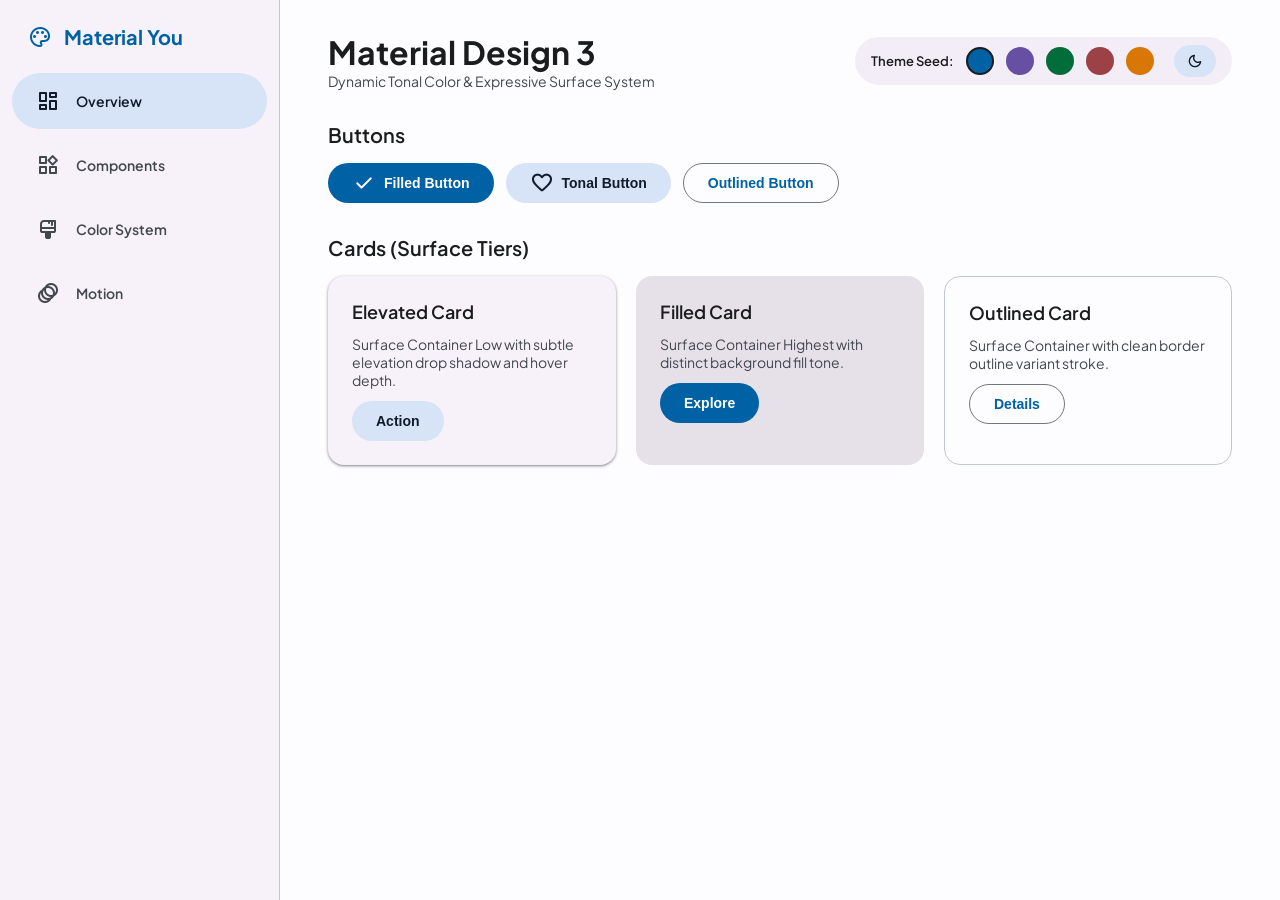
<file: .agents/skills/material-you-web/examples/m3-showcase.html>
<!DOCTYPE html>
<html lang="en">
<head>
  <meta charset="UTF-8">
  <meta name="viewport" content="width=device-width, initial-scale=1.0">
  <title>Material 3 (Material You) Showcase</title>
  <!-- Google Fonts & Material Symbols -->
  <link rel="preconnect" href="https://fonts.googleapis.com">
  <link rel="preconnect" href="https://fonts.gstatic.com" crossorigin>
  <link href="https://fonts.googleapis.com/css2?family=Plus+Jakarta+Sans:wght@400;500;600;700&family=Roboto+Flex:opsz,wght@8..144,300..700&display=swap" rel="stylesheet">
  <link rel="stylesheet" href="https://fonts.googleapis.com/css2?family=Material+Symbols+Rounded:opsz,wght,FILL,GRAD@20..48,100..700,0..1,-50..200" />

  <style>
    :root {
      /* Default Dynamic Seed: Google Blue */
      --md-sys-color-primary: #0061a4;
      --md-sys-color-on-primary: #ffffff;
      --md-sys-color-primary-container: #d1e4ff;
      --md-sys-color-on-primary-container: #001d36;

      --md-sys-color-secondary: #535f70;
      --md-sys-color-on-secondary: #ffffff;
      --md-sys-color-secondary-container: #d7e3f7;
      --md-sys-color-on-secondary-container: #101c2b;

      --md-sys-color-tertiary: #6b5778;
      --md-sys-color-on-tertiary: #ffffff;
      --md-sys-color-tertiary-container: #f2daff;
      --md-sys-color-on-tertiary-container: #251431;

      --md-sys-color-surface: #fdfcff;
      --md-sys-color-on-surface: #1a1c1e;
      --md-sys-color-surface-variant: #dfe2eb;
      --md-sys-color-on-surface-variant: #43474e;

      --md-sys-color-surface-container-lowest: #ffffff;
      --md-sys-color-surface-container-low: #f7f2fa;
      --md-sys-color-surface-container: #f3edf7;
      --md-sys-color-surface-container-high: #ece6f0;
      --md-sys-color-surface-container-highest: #e6e0e9;

      --md-sys-color-outline: #73777f;
      --md-sys-color-outline-variant: #c3c7d0;

      /* Shapes */
      --md-sys-shape-corner-small: 8px;
      --md-sys-shape-corner-medium: 12px;
      --md-sys-shape-corner-large: 16px;
      --md-sys-shape-corner-extra-large: 28px;
      --md-sys-shape-corner-full: 9999px;

      /* Motion */
      --md-sys-motion-easing-standard: cubic-bezier(0.2, 0, 0, 1);
      --md-sys-motion-easing-emphasized: cubic-bezier(0.05, 0.7, 0.1, 1);
      --md-sys-state-hover-opacity: 0.08;
      --md-sys-state-pressed-opacity: 0.12;
    }

    [data-theme="dark"] {
      --md-sys-color-primary: #9ecaff;
      --md-sys-color-on-primary: #003258;
      --md-sys-color-primary-container: #00497d;
      --md-sys-color-on-primary-container: #d1e4ff;

      --md-sys-color-secondary: #bbc7db;
      --md-sys-color-on-secondary: #253140;
      --md-sys-color-secondary-container: #3b4858;
      --md-sys-color-on-secondary-container: #d7e3f7;

      --md-sys-color-tertiary: #d6bee4;
      --md-sys-color-on-tertiary: #3b2948;
      --md-sys-color-tertiary-container: #523f5f;
      --md-sys-color-on-tertiary-container: #f2daff;

      --md-sys-color-surface: #111318;
      --md-sys-color-on-surface: #e2e2e9;
      --md-sys-color-surface-variant: #44474e;
      --md-sys-color-on-surface-variant: #c4c7d0;

      --md-sys-color-surface-container-lowest: #0c0e13;
      --md-sys-color-surface-container-low: #191c20;
      --md-sys-color-surface-container: #1d2024;
      --md-sys-color-surface-container-high: #282a2f;
      --md-sys-color-surface-container-highest: #33353a;

      --md-sys-color-outline: #8e9099;
      --md-sys-color-outline-variant: #44474e;
    }

    * { box-sizing: border-box; margin: 0; padding: 0; }
    body {
      font-family: 'Plus Jakarta Sans', 'Roboto Flex', sans-serif;
      background-color: var(--md-sys-color-surface);
      color: var(--md-sys-color-on-surface);
      display: flex;
      min-height: 100vh;
      transition: background-color 300ms ease, color 300ms ease;
    }

    /* M3 Ripple & Interaction */
    .m3-interactive {
      position: relative;
      overflow: hidden;
      cursor: pointer;
      user-select: none;
      transition: all 200ms var(--md-sys-motion-easing-standard);
    }
    .m3-interactive::before {
      content: "";
      position: absolute;
      inset: 0;
      background-color: currentColor;
      opacity: 0;
      pointer-events: none;
      transition: opacity 150ms ease;
      border-radius: inherit;
    }
    .m3-interactive:hover::before { opacity: var(--md-sys-state-hover-opacity); }
    .m3-ripple-ink {
      position: absolute;
      border-radius: 50%;
      background-color: currentColor;
      opacity: var(--md-sys-state-pressed-opacity);
      transform: scale(0);
      pointer-events: none;
      animation: m3-ripple 400ms var(--md-sys-motion-easing-emphasized) forwards;
    }
    @keyframes m3-ripple { to { transform: scale(4); opacity: 0; } }

    /* Navigation Drawer (Desktop) */
    .m3-nav-drawer {
      width: 280px;
      background-color: var(--md-sys-color-surface-container-low);
      padding: 24px 12px;
      display: flex;
      flex-direction: column;
      gap: 8px;
      border-right: 1px solid var(--md-sys-color-outline-variant);
    }
    .m3-drawer-header {
      padding: 0 16px 16px;
      display: flex;
      align-items: center;
      gap: 12px;
      font-size: 20px;
      font-weight: 700;
      color: var(--md-sys-color-primary);
    }
    .m3-drawer-item {
      display: flex;
      align-items: center;
      gap: 16px;
      height: 56px;
      padding: 0 24px;
      border-radius: var(--md-sys-shape-corner-full);
      text-decoration: none;
      color: var(--md-sys-color-on-surface-variant);
      font-size: 14px;
      font-weight: 600;
    }
    .m3-drawer-item.active {
      background-color: var(--md-sys-color-secondary-container);
      color: var(--md-sys-color-on-secondary-container);
    }

    /* Main Container */
    .m3-main {
      flex: 1;
      padding: 32px 48px;
      overflow-y: auto;
      max-width: 1200px;
    }

    .m3-top-bar {
      display: flex;
      justify-content: space-between;
      align-items: center;
      margin-bottom: 32px;
    }
    .m3-seed-picker {
      display: flex;
      align-items: center;
      gap: 12px;
      background: var(--md-sys-color-surface-container);
      padding: 8px 16px;
      border-radius: var(--md-sys-shape-corner-full);
    }

    /* Palette Dots */
    .seed-dot {
      width: 28px;
      height: 28px;
      border-radius: 50%;
      border: 2px solid transparent;
      cursor: pointer;
      transition: transform 150ms ease;
    }
    .seed-dot:hover { transform: scale(1.15); }
    .seed-dot.active { border-color: var(--md-sys-color-on-surface); }

    /* Button styles */
    .btn-group { display: flex; flex-wrap: wrap; gap: 12px; margin-bottom: 32px; }
    .m3-btn {
      height: 40px;
      padding: 0 24px;
      border-radius: var(--md-sys-shape-corner-full);
      border: none;
      font-weight: 600;
      font-size: 14px;
      display: inline-flex;
      align-items: center;
      gap: 8px;
    }
    .m3-btn-filled { background: var(--md-sys-color-primary); color: var(--md-sys-color-on-primary); }
    .m3-btn-tonal { background: var(--md-sys-color-secondary-container); color: var(--md-sys-color-on-secondary-container); }
    .m3-btn-outlined { background: transparent; color: var(--md-sys-color-primary); border: 1px solid var(--md-sys-color-outline); }

    /* Cards Grid */
    .cards-grid {
      display: grid;
      grid-template-columns: repeat(auto-fit, minmax(280px, 1fr));
      gap: 20px;
      margin-bottom: 32px;
    }
    .m3-card {
      padding: 24px;
      border-radius: var(--md-sys-shape-corner-large);
      display: flex;
      flex-direction: column;
      gap: 12px;
    }
    .m3-card-elevated {
      background: var(--md-sys-color-surface-container-low);
      box-shadow: 0 1px 3px 1px rgba(0,0,0,0.15), 0 1px 2px 0 rgba(0,0,0,0.30);
    }
    .m3-card-filled {
      background: var(--md-sys-color-surface-container-highest);
    }
    .m3-card-outlined {
      background: var(--md-sys-color-surface);
      border: 1px solid var(--md-sys-color-outline-variant);
    }
  </style>
</head>
<body>
  <!-- M3 Navigation Drawer -->
  <aside class="m3-nav-drawer">
    <div class="m3-drawer-header">
      <span class="material-symbols-rounded">palette</span>
      <span>Material You</span>
    </div>
    <a href="#" class="m3-drawer-item active m3-interactive">
      <span class="material-symbols-rounded">dashboard</span>
      <span>Overview</span>
    </a>
    <a href="#" class="m3-drawer-item m3-interactive">
      <span class="material-symbols-rounded">widgets</span>
      <span>Components</span>
    </a>
    <a href="#" class="m3-drawer-item m3-interactive">
      <span class="material-symbols-rounded">format_paint</span>
      <span>Color System</span>
    </a>
    <a href="#" class="m3-drawer-item m3-interactive">
      <span class="material-symbols-rounded">animation</span>
      <span>Motion</span>
    </a>
  </aside>

  <!-- Main Content -->
  <main class="m3-main">
    <div class="m3-top-bar">
      <div>
        <h1 style="font-size: 32px; font-weight: 700;">Material Design 3</h1>
        <p style="color: var(--md-sys-color-on-surface-variant); font-size: 14px;">Dynamic Tonal Color & Expressive Surface System</p>
      </div>

      <!-- Dynamic Seed Picker -->
      <div class="m3-seed-picker">
        <span style="font-size: 13px; font-weight: 600;">Theme Seed:</span>
        <div class="seed-dot active" style="background:#0061a4;" onclick="switchSeed('#0061a4', this)"></div>
        <div class="seed-dot" style="background:#6750a4;" onclick="switchSeed('#6750a4', this)"></div>
        <div class="seed-dot" style="background:#006d3b;" onclick="switchSeed('#006d3b', this)"></div>
        <div class="seed-dot" style="background:#9c4146;" onclick="switchSeed('#9c4146', this)"></div>
        <div class="seed-dot" style="background:#d97706;" onclick="switchSeed('#d97706', this)"></div>

        <button class="m3-btn m3-btn-tonal m3-interactive" style="height:32px; padding:0 12px; margin-left: 8px;" onclick="toggleDark()">
          <span class="material-symbols-rounded" id="themeIcon" style="font-size:18px;">dark_mode</span>
        </button>
      </div>
    </div>

    <!-- Buttons Section -->
    <h2 style="font-size: 20px; font-weight: 600; margin-bottom: 16px;">Buttons</h2>
    <div class="btn-group">
      <button class="m3-btn m3-btn-filled m3-interactive">
        <span class="material-symbols-rounded">check</span>
        <span>Filled Button</span>
      </button>
      <button class="m3-btn m3-btn-tonal m3-interactive">
        <span class="material-symbols-rounded">favorite</span>
        <span>Tonal Button</span>
      </button>
      <button class="m3-btn m3-btn-outlined m3-interactive">
        <span>Outlined Button</span>
      </button>
    </div>

    <!-- Cards Section -->
    <h2 style="font-size: 20px; font-weight: 600; margin-bottom: 16px;">Cards (Surface Tiers)</h2>
    <div class="cards-grid">
      <div class="m3-card m3-card-elevated m3-interactive">
        <h3 style="font-size: 18px; font-weight: 600;">Elevated Card</h3>
        <p style="color: var(--md-sys-color-on-surface-variant); font-size: 14px;">Surface Container Low with subtle elevation drop shadow and hover depth.</p>
        <button class="m3-btn m3-btn-tonal m3-interactive" style="align-self: flex-start;">Action</button>
      </div>
      <div class="m3-card m3-card-filled m3-interactive">
        <h3 style="font-size: 18px; font-weight: 600;">Filled Card</h3>
        <p style="color: var(--md-sys-color-on-surface-variant); font-size: 14px;">Surface Container Highest with distinct background fill tone.</p>
        <button class="m3-btn m3-btn-filled m3-interactive" style="align-self: flex-start;">Explore</button>
      </div>
      <div class="m3-card m3-card-outlined m3-interactive">
        <h3 style="font-size: 18px; font-weight: 600;">Outlined Card</h3>
        <p style="color: var(--md-sys-color-on-surface-variant); font-size: 14px;">Surface Container with clean border outline variant stroke.</p>
        <button class="m3-btn m3-btn-outlined m3-interactive" style="align-self: flex-start;">Details</button>
      </div>
    </div>
  </main>

  <script>
    // Universal Ripple Effect
    document.querySelectorAll('.m3-interactive').forEach(el => {
      el.addEventListener('pointerdown', (e) => {
        const rect = el.getBoundingClientRect();
        const ripple = document.createElement('span');
        ripple.classList.add('m3-ripple-ink');
        const size = Math.max(rect.width, rect.height);
        ripple.style.width = ripple.style.height = `${size}px`;
        ripple.style.left = `${e.clientX - rect.left - size / 2}px`;
        ripple.style.top = `${e.clientY - rect.top - size / 2}px`;
        el.appendChild(ripple);
        setTimeout(() => ripple.remove(), 450);
      });
    });

    let isDarkMode = false;
    let currentHue = 205; // Google Blue

    function switchSeed(hex, btn) {
      document.querySelectorAll('.seed-dot').forEach(d => d.classList.remove('active'));
      btn.classList.add('active');
      const r = parseInt(hex.slice(1,3), 16), g = parseInt(hex.slice(3,5), 16), b = parseInt(hex.slice(5,7), 16);
      const max = Math.max(r, g, b), min = Math.min(r, g, b);
      let h = 0;
      if (max !== min) {
        const d = max - min;
        if (max === r) h = (g - b) / d + (g < b ? 6 : 0);
        else if (max === g) h = (b - r) / d + 2;
        else h = (r - g) / d + 4;
        h = Math.round(h * 60);
      }
      currentHue = h;
      updateTheme();
    }

    function toggleDark() {
      isDarkMode = !isDarkMode;
      document.documentElement.setAttribute('data-theme', isDarkMode ? 'dark' : 'light');
      document.getElementById('themeIcon').textContent = isDarkMode ? 'light_mode' : 'dark_mode';
      updateTheme();
    }

    function updateTheme() {
      const h = currentHue;
      const root = document.documentElement;
      if (!isDarkMode) {
        root.style.setProperty('--md-sys-color-primary', `hsl(${h}, 80%, 35%)`);
        root.style.setProperty('--md-sys-color-primary-container', `hsl(${h}, 85%, 90%)`);
        root.style.setProperty('--md-sys-color-on-primary-container', `hsl(${h}, 90%, 12%)`);
        root.style.setProperty('--md-sys-color-secondary-container', `hsl(${h+10}, 30%, 90%)`);
        root.style.setProperty('--md-sys-color-on-secondary-container', `hsl(${h+10}, 40%, 15%)`);
      } else {
        root.style.setProperty('--md-sys-color-primary', `hsl(${h}, 85%, 80%)`);
        root.style.setProperty('--md-sys-color-primary-container', `hsl(${h}, 80%, 30%)`);
        root.style.setProperty('--md-sys-color-on-primary-container', `hsl(${h}, 85%, 92%)`);
        root.style.setProperty('--md-sys-color-secondary-container', `hsl(${h+10}, 35%, 28%)`);
        root.style.setProperty('--md-sys-color-on-secondary-container', `hsl(${h+10}, 40%, 90%)`);
      }
    }
  </script>
</body>
</html>
</file>
<file: css/00-tokens.css>
/* ==========================================================================
   PEN 11 DESIGN SYSTEM - 00-TOKENS.CSS
   Material Design 3 (Material You / m3.material.io) Complete Token Specification
   ========================================================================== */

:root {
  /* ==========================================================================
     1. REFERENCE PALETTE TOKENS (Base Seed: Pen 11 Primary #0061A4 / Windows 11 Blue)
     ========================================================================== */
  
  /* Primary Tonal Palette (Hue 220, Chroma 48) */
  --md-ref-palette-primary0: #000000;
  --md-ref-palette-primary10: #001d36;
  --md-ref-palette-primary20: #003258;
  --md-ref-palette-primary30: #00497d;
  --md-ref-palette-primary40: #0061a4;
  --md-ref-palette-primary50: #0f7bc9;
  --md-ref-palette-primary60: #3895e6;
  --md-ref-palette-primary70: #5dafff;
  --md-ref-palette-primary80: #9ecaff;
  --md-ref-palette-primary90: #d1e4ff;
  --md-ref-palette-primary95: #eaf1ff;
  --md-ref-palette-primary98: #f7f9ff;
  --md-ref-palette-primary99: #fcfcff;
  --md-ref-palette-primary100: #ffffff;

  /* Secondary Tonal Palette (Hue 220, Chroma 16) */
  --md-ref-palette-secondary0: #000000;
  --md-ref-palette-secondary10: #101c2b;
  --md-ref-palette-secondary20: #253140;
  --md-ref-palette-secondary30: #3b4858;
  --md-ref-palette-secondary40: #535f70;
  --md-ref-palette-secondary50: #6b788a;
  --md-ref-palette-secondary60: #8592a5;
  --md-ref-palette-secondary70: #9facc0;
  --md-ref-palette-secondary80: #bbc7db;
  --md-ref-palette-secondary90: #d7e3f7;
  --md-ref-palette-secondary95: #e8f0fc;
  --md-ref-palette-secondary98: #f7f9ff;
  --md-ref-palette-secondary99: #fcfcff;
  --md-ref-palette-secondary100: #ffffff;

  /* Tertiary Tonal Palette (Hue 280, Chroma 24 - Expressive Cyan/Violet Accent) */
  --md-ref-palette-tertiary0: #000000;
  --md-ref-palette-tertiary10: #251431;
  --md-ref-palette-tertiary20: #3b2948;
  --md-ref-palette-tertiary30: #523f5f;
  --md-ref-palette-tertiary40: #6b5778;
  --md-ref-palette-tertiary50: #856f92;
  --md-ref-palette-tertiary60: #9f88ad;
  --md-ref-palette-tertiary70: #baa2c8;
  --md-ref-palette-tertiary80: #d6bee4;
  --md-ref-palette-tertiary90: #f2daff;
  --md-ref-palette-tertiary95: #fbedff;
  --md-ref-palette-tertiary98: #fff7fb;
  --md-ref-palette-tertiary99: #fffbff;
  --md-ref-palette-tertiary100: #ffffff;

  /* Neutral Tonal Palette (Surfaces & Backgrounds) */
  --md-ref-palette-neutral0: #000000;
  --md-ref-palette-neutral4: #0c0e13;
  --md-ref-palette-neutral6: #111318;
  --md-ref-palette-neutral10: #191c20;
  --md-ref-palette-neutral12: #1d2024;
  --md-ref-palette-neutral17: #282a2f;
  --md-ref-palette-neutral20: #2e3036;
  --md-ref-palette-neutral22: #33353a;
  --md-ref-palette-neutral24: #37393e;
  --md-ref-palette-neutral30: #44474e;
  --md-ref-palette-neutral40: #5c5f66;
  --md-ref-palette-neutral50: #75777f;
  --md-ref-palette-neutral60: #8f9099;
  --md-ref-palette-neutral70: #aaabb4;
  --md-ref-palette-neutral80: #c6c6cf;
  --md-ref-palette-neutral87: #dad9e3;
  --md-ref-palette-neutral90: #e2e2e9;
  --md-ref-palette-neutral92: #e9e8ef;
  --md-ref-palette-neutral94: #efedf5;
  --md-ref-palette-neutral95: #f2f0f8;
  --md-ref-palette-neutral96: #f5f3fa;
  --md-ref-palette-neutral98: #fdfcff;
  --md-ref-palette-neutral99: #fffbff;
  --md-ref-palette-neutral100: #ffffff;

  /* Neutral Variant Tonal Palette (Borders, Outlines, Muted Variants) */
  --md-ref-palette-neutral-variant0: #000000;
  --md-ref-palette-neutral-variant10: #171c22;
  --md-ref-palette-neutral-variant20: #2c3138;
  --md-ref-palette-neutral-variant30: #43474e;
  --md-ref-palette-neutral-variant40: #5b5f66;
  --md-ref-palette-neutral-variant50: #73777f;
  --md-ref-palette-neutral-variant60: #8e9099;
  --md-ref-palette-neutral-variant70: #a9abb4;
  --md-ref-palette-neutral-variant80: #c3c7d0;
  --md-ref-palette-neutral-variant90: #dfe2eb;
  --md-ref-palette-neutral-variant95: #edf0fa;
  --md-ref-palette-neutral-variant100: #ffffff;

  /* Error Tonal Palette */
  --md-ref-palette-error0: #000000;
  --md-ref-palette-error10: #410002;
  --md-ref-palette-error20: #690005;
  --md-ref-palette-error30: #93000a;
  --md-ref-palette-error40: #ba1a1a;
  --md-ref-palette-error50: #de3730;
  --md-ref-palette-error60: #ff5449;
  --md-ref-palette-error70: #ff897d;
  --md-ref-palette-error80: #ffb4ab;
  --md-ref-palette-error90: #ffdad6;
  --md-ref-palette-error95: #ffedea;
  --md-ref-palette-error100: #ffffff;

  /* ==========================================================================
     PEN 11 WARM PARCHMENT PALETTE — Light Theme Override
     Background Seed: #E6D5B8 (User specified warm parchment)
     Primary:   #7C5C35  (Warm Amber-Brown)
     Secondary: #A0896A  (Muted Sand)
     Text:      #2C1F0E  (Deep Walnut)
     Surface tiers step by ~6% toward darker tan
     ========================================================================== */

  /* Warm primary (Amber-Brown) — overrides blue primary for light theme */
  --md-sys-color-primary: #7C5C35;
  --md-sys-color-on-primary: #FFFFFF;
  --md-sys-color-primary-container: #F0DFC0;
  --md-sys-color-on-primary-container: #2C1F0E;
  --md-sys-color-inverse-primary: #D4B896;

  --md-sys-color-secondary: #8C7055;
  --md-sys-color-on-secondary: #FFFFFF;
  --md-sys-color-secondary-container: #EAD9C0;
  --md-sys-color-on-secondary-container: #2C1F0E;

  --md-sys-color-tertiary: #5A7A4A;
  --md-sys-color-on-tertiary: #FFFFFF;
  --md-sys-color-tertiary-container: #D4EDCA;
  --md-sys-color-on-tertiary-container: #1A2E14;

  --md-sys-color-error: var(--md-ref-palette-error40);
  --md-sys-color-on-error: var(--md-ref-palette-error100);
  --md-sys-color-error-container: var(--md-ref-palette-error90);
  --md-sys-color-on-error-container: var(--md-ref-palette-error10);

  --md-sys-color-background: #F6EFE3;
  --md-sys-color-on-background: #4A2E14;

  --md-sys-color-surface: #EBDDBF;
  --md-sys-color-on-surface: #4A2E14;
  --md-sys-color-surface-variant: #EDE0C8;
  --md-sys-color-on-surface-variant: #534333;

  /* Surface Container Tiers — warm parchment family */
  --md-sys-color-surface-dim: #D4BC96;
  --md-sys-color-surface-bright: #FAF6EC;
  --md-sys-color-surface-container-lowest: #FFFFFF;
  --md-sys-color-surface-container-low: #F6EFE3;
  --md-sys-color-surface-container: #FAF6EC;
  --md-sys-color-surface-container-high: #EBDDBF;
  --md-sys-color-surface-container-highest: #E0CEAC;

  --md-sys-color-outline: #9C8060;
  --md-sys-color-outline-variant: #C9B08A;
  --md-sys-color-shadow: #000000;
  --md-sys-color-scrim: #000000;
  --md-sys-color-inverse-surface: #4A2E14;
  --md-sys-color-inverse-on-surface: #FAF6EC;

  /* Surface Tint Level Overlays */
  --md-sys-color-surface-tint: var(--md-sys-color-primary);

  /* ==========================================================================
     3. SHAPE CORNER RADIUS TOKENS
     ========================================================================== */
  --md-sys-shape-corner-none: 0px;
  --md-sys-shape-corner-extra-small: 4px;
  --md-sys-shape-corner-small: 8px;
  --md-sys-shape-corner-medium: 12px;
  --md-sys-shape-corner-large: 16px;
  --md-sys-shape-corner-extra-large: 28px;
  --md-sys-shape-corner-full: 9999px;

  /* ==========================================================================
     4. ELEVATION SHADOW TOKENS (Levels 0 to 5)
     ========================================================================== */
  --md-sys-elevation-level0: none;
  --md-sys-elevation-level1: 0px 1px 3px 1px rgba(0, 0, 0, 0.12), 0px 1px 2px 0px rgba(0, 0, 0, 0.24);
  --md-sys-elevation-level2: 0px 2px 6px 2px rgba(0, 0, 0, 0.12), 0px 1px 2px 0px rgba(0, 0, 0, 0.24);
  --md-sys-elevation-level3: 0px 4px 8px 3px rgba(0, 0, 0, 0.12), 0px 1px 3px 0px rgba(0, 0, 0, 0.24);
  --md-sys-elevation-level4: 0px 6px 10px 4px rgba(0, 0, 0, 0.12), 0px 2px 3px 0px rgba(0, 0, 0, 0.24);
  --md-sys-elevation-level5: 0px 8px 12px 6px rgba(0, 0, 0, 0.12), 0px 4px 4px 0px rgba(0, 0, 0, 0.24);

  /* Fluent & Mica Windows 11 Glass Shadows */
  --pen-glass-shadow-sm: 0 4px 16px 0 rgba(0, 0, 0, 0.08);
  --pen-glass-shadow-md: 0 8px 32px 0 rgba(0, 0, 0, 0.12);
  --pen-glass-shadow-lg: 0 16px 48px 0 rgba(0, 0, 0, 0.18);

  /* ==========================================================================
     5. STATE LAYER OPACITY TOKENS
     ========================================================================== */
  --md-sys-state-hover-opacity: 0.08;
  --md-sys-state-focus-opacity: 0.12;
  --md-sys-state-pressed-opacity: 0.12;
  --md-sys-state-dragged-opacity: 0.16;

  /* ==========================================================================
     6. MOTION EASING AND DURATION TOKENS
     ========================================================================== */
  --md-sys-motion-easing-standard: cubic-bezier(0.2, 0, 0, 1);
  --md-sys-motion-easing-standard-accelerate: cubic-bezier(0.3, 0, 1, 1);
  --md-sys-motion-easing-standard-decelerate: cubic-bezier(0, 0, 0.2, 1);

  --md-sys-motion-easing-emphasized: cubic-bezier(0.2, 0, 0, 1);
  --md-sys-motion-easing-emphasized-decelerate: cubic-bezier(0.05, 0.7, 0.1, 1);
  --md-sys-motion-easing-emphasized-accelerate: cubic-bezier(0.3, 0, 0.8, 0.15);

  --md-sys-motion-duration-short1: 50ms;
  --md-sys-motion-duration-short2: 100ms;
  --md-sys-motion-duration-short3: 150ms;
  --md-sys-motion-duration-short4: 200ms;
  --md-sys-motion-duration-medium1: 250ms;
  --md-sys-motion-duration-medium2: 300ms;
  --md-sys-motion-duration-medium3: 350ms;
  --md-sys-motion-duration-medium4: 400ms;
  --md-sys-motion-duration-long1: 450ms;
  --md-sys-motion-duration-long2: 500ms;
  --md-sys-motion-duration-long3: 550ms;
  --md-sys-motion-duration-long4: 600ms;

  /* ==========================================================================
     7. TYPOGRAPHY FONT FAMILIES & 15-TIER SCALE
     ========================================================================== */
  --md-sys-typescale-font-brand: 'Plus Jakarta Sans', system-ui, -apple-system, BlinkMacSystemFont, 'Segoe UI', Roboto, sans-serif;
  --md-sys-typescale-font-plain: 'Roboto Flex', 'Plus Jakarta Sans', system-ui, sans-serif;
  --md-sys-typescale-font-mono: 'Roboto Mono', 'Cascadia Code', Consolas, monospace;

  /* Display */
  --md-sys-typescale-display-large-font: var(--md-sys-typescale-font-brand);
  --md-sys-typescale-display-large-size: 3.5625rem; /* 57px */
  --md-sys-typescale-display-large-line-height: 4rem; /* 64px */
  --md-sys-typescale-display-large-weight: 700;
  --md-sys-typescale-display-large-tracking: -0.25px;

  --md-sys-typescale-display-medium-font: var(--md-sys-typescale-font-brand);
  --md-sys-typescale-display-medium-size: 2.8125rem; /* 45px */
  --md-sys-typescale-display-medium-line-height: 3.25rem; /* 52px */
  --md-sys-typescale-display-medium-weight: 700;
  --md-sys-typescale-display-medium-tracking: 0px;

  --md-sys-typescale-display-small-font: var(--md-sys-typescale-font-brand);
  --md-sys-typescale-display-small-size: 2.25rem; /* 36px */
  --md-sys-typescale-display-small-line-height: 2.75rem; /* 44px */
  --md-sys-typescale-display-small-weight: 600;
  --md-sys-typescale-display-small-tracking: 0px;

  /* Headline */
  --md-sys-typescale-headline-large-font: var(--md-sys-typescale-font-brand);
  --md-sys-typescale-headline-large-size: 2rem; /* 32px */
  --md-sys-typescale-headline-large-line-height: 2.5rem; /* 40px */
  --md-sys-typescale-headline-large-weight: 600;
  --md-sys-typescale-headline-large-tracking: 0px;

  --md-sys-typescale-headline-medium-font: var(--md-sys-typescale-font-brand);
  --md-sys-typescale-headline-medium-size: 1.75rem; /* 28px */
  --md-sys-typescale-headline-medium-line-height: 2.25rem; /* 36px */
  --md-sys-typescale-headline-medium-weight: 600;
  --md-sys-typescale-headline-medium-tracking: 0px;

  --md-sys-typescale-headline-small-font: var(--md-sys-typescale-font-brand);
  --md-sys-typescale-headline-small-size: 1.5rem; /* 24px */
  --md-sys-typescale-headline-small-line-height: 2rem; /* 32px */
  --md-sys-typescale-headline-small-weight: 600;
  --md-sys-typescale-headline-small-tracking: 0px;

  /* Title */
  --md-sys-typescale-title-large-font: var(--md-sys-typescale-font-brand);
  --md-sys-typescale-title-large-size: 1.375rem; /* 22px */
  --md-sys-typescale-title-large-line-height: 1.75rem; /* 28px */
  --md-sys-typescale-title-large-weight: 600;
  --md-sys-typescale-title-large-tracking: 0px;

  --md-sys-typescale-title-medium-font: var(--md-sys-typescale-font-plain);
  --md-sys-typescale-title-medium-size: 1rem; /* 16px */
  --md-sys-typescale-title-medium-line-height: 1.5rem; /* 24px */
  --md-sys-typescale-title-medium-weight: 600;
  --md-sys-typescale-title-medium-tracking: 0.15px;

  --md-sys-typescale-title-small-font: var(--md-sys-typescale-font-plain);
  --md-sys-typescale-title-small-size: 0.875rem; /* 14px */
  --md-sys-typescale-title-small-line-height: 1.25rem; /* 20px */
  --md-sys-typescale-title-small-weight: 600;
  --md-sys-typescale-title-small-tracking: 0.1px;

  /* Body */
  --md-sys-typescale-body-large-font: var(--md-sys-typescale-font-plain);
  --md-sys-typescale-body-large-size: 1rem; /* 16px */
  --md-sys-typescale-body-large-line-height: 1.5rem; /* 24px */
  --md-sys-typescale-body-large-weight: 400;
  --md-sys-typescale-body-large-tracking: 0.25px;

  --md-sys-typescale-body-medium-font: var(--md-sys-typescale-font-plain);
  --md-sys-typescale-body-medium-size: 0.875rem; /* 14px */
  --md-sys-typescale-body-medium-line-height: 1.25rem; /* 20px */
  --md-sys-typescale-body-medium-weight: 400;
  --md-sys-typescale-body-medium-tracking: 0.25px;

  --md-sys-typescale-body-small-font: var(--md-sys-typescale-font-plain);
  --md-sys-typescale-body-small-size: 0.75rem; /* 12px */
  --md-sys-typescale-body-small-line-height: 1rem; /* 16px */
  --md-sys-typescale-body-small-weight: 400;
  --md-sys-typescale-body-small-tracking: 0.4px;

  /* Label */
  --md-sys-typescale-label-large-font: var(--md-sys-typescale-font-brand);
  --md-sys-typescale-label-large-size: 0.875rem; /* 14px */
  --md-sys-typescale-label-large-line-height: 1.25rem; /* 20px */
  --md-sys-typescale-label-large-weight: 600;
  --md-sys-typescale-label-large-tracking: 0.1px;

  --md-sys-typescale-label-medium-font: var(--md-sys-typescale-font-brand);
  --md-sys-typescale-label-medium-size: 0.75rem; /* 12px */
  --md-sys-typescale-label-medium-line-height: 1rem; /* 16px */
  --md-sys-typescale-label-medium-weight: 600;
  --md-sys-typescale-label-medium-tracking: 0.5px;

  --md-sys-typescale-label-small-font: var(--md-sys-typescale-font-brand);
  --md-sys-typescale-label-small-size: 0.6875rem; /* 11px */
  --md-sys-typescale-label-small-line-height: 1rem; /* 16px */
  --md-sys-typescale-label-small-weight: 600;
  --md-sys-typescale-label-small-tracking: 0.5px;
}

/* ==========================================================================
   2. SYSTEM COLOR TOKENS - DARK THEME
   Activated via [data-theme="dark"] attribute on <html> or system dark mode
   ========================================================================== */
[data-theme="dark"] {
  --md-sys-color-primary: var(--md-ref-palette-primary80);
  --md-sys-color-on-primary: var(--md-ref-palette-primary20);
  --md-sys-color-primary-container: var(--md-ref-palette-primary30);
  --md-sys-color-on-primary-container: var(--md-ref-palette-primary90);
  --md-sys-color-inverse-primary: var(--md-ref-palette-primary40);

  --md-sys-color-secondary: var(--md-ref-palette-secondary80);
  --md-sys-color-on-secondary: var(--md-ref-palette-secondary20);
  --md-sys-color-secondary-container: var(--md-ref-palette-secondary30);
  --md-sys-color-on-secondary-container: var(--md-ref-palette-secondary90);

  --md-sys-color-tertiary: var(--md-ref-palette-tertiary80);
  --md-sys-color-on-tertiary: var(--md-ref-palette-tertiary20);
  --md-sys-color-tertiary-container: var(--md-ref-palette-tertiary30);
  --md-sys-color-on-tertiary-container: var(--md-ref-palette-tertiary90);

  --md-sys-color-error: var(--md-ref-palette-error80);
  --md-sys-color-on-error: var(--md-ref-palette-error20);
  --md-sys-color-error-container: var(--md-ref-palette-error30);
  --md-sys-color-on-error-container: var(--md-ref-palette-error90);

  --md-sys-color-background: var(--md-ref-palette-neutral6);
  --md-sys-color-on-background: var(--md-ref-palette-neutral90);

  --md-sys-color-surface: var(--md-ref-palette-neutral6);
  --md-sys-color-on-surface: var(--md-ref-palette-neutral90);
  --md-sys-color-surface-variant: var(--md-ref-palette-neutral-variant30);
  --md-sys-color-on-surface-variant: var(--md-ref-palette-neutral-variant80);

  /* Surface Container Tiers (Dark) */
  --md-sys-color-surface-dim: var(--md-ref-palette-neutral6);
  --md-sys-color-surface-bright: var(--md-ref-palette-neutral24);
  --md-sys-color-surface-container-lowest: var(--md-ref-palette-neutral4);
  --md-sys-color-surface-container-low: var(--md-ref-palette-neutral10);
  --md-sys-color-surface-container: var(--md-ref-palette-neutral12);
  --md-sys-color-surface-container-high: var(--md-ref-palette-neutral17);
  --md-sys-color-surface-container-highest: var(--md-ref-palette-neutral22);

  --md-sys-color-outline: var(--md-ref-palette-neutral-variant60);
  --md-sys-color-outline-variant: var(--md-ref-palette-neutral-variant30);
  --md-sys-color-shadow: var(--md-ref-palette-neutral0);
  --md-sys-color-scrim: var(--md-ref-palette-neutral0);
  --md-sys-color-inverse-surface: var(--md-ref-palette-neutral90);
  --md-sys-color-inverse-on-surface: var(--md-ref-palette-neutral20);

  --md-sys-elevation-level1: 0px 1px 3px 1px rgba(0, 0, 0, 0.35), 0px 1px 2px 0px rgba(0, 0, 0, 0.45);
  --md-sys-elevation-level2: 0px 2px 6px 2px rgba(0, 0, 0, 0.35), 0px 1px 2px 0px rgba(0, 0, 0, 0.45);
  --md-sys-elevation-level3: 0px 4px 8px 3px rgba(0, 0, 0, 0.35), 0px 1px 3px 0px rgba(0, 0, 0, 0.45);
  --md-sys-elevation-level4: 0px 6px 10px 4px rgba(0, 0, 0, 0.35), 0px 2px 3px 0px rgba(0, 0, 0, 0.45);
  --md-sys-elevation-level5: 0px 8px 12px 6px rgba(0, 0, 0, 0.35), 0px 4px 4px 0px rgba(0, 0, 0, 0.45);

  --pen-glass-shadow-sm: 0 4px 16px 0 rgba(0, 0, 0, 0.4);
  --pen-glass-shadow-md: 0 8px 32px 0 rgba(0, 0, 0, 0.55);
  --pen-glass-shadow-lg: 0 16px 48px 0 rgba(0, 0, 0, 0.7);
}

@media (prefers-color-scheme: dark) {
  :root:not([data-theme="light"]) {
    --md-sys-color-primary: var(--md-ref-palette-primary80);
    --md-sys-color-on-primary: var(--md-ref-palette-primary20);
    --md-sys-color-primary-container: var(--md-ref-palette-primary30);
    --md-sys-color-on-primary-container: var(--md-ref-palette-primary90);
    --md-sys-color-inverse-primary: var(--md-ref-palette-primary40);

    --md-sys-color-secondary: var(--md-ref-palette-secondary80);
    --md-sys-color-on-secondary: var(--md-ref-palette-secondary20);
    --md-sys-color-secondary-container: var(--md-ref-palette-secondary30);
    --md-sys-color-on-secondary-container: var(--md-ref-palette-secondary90);

    --md-sys-color-tertiary: var(--md-ref-palette-tertiary80);
    --md-sys-color-on-tertiary: var(--md-ref-palette-tertiary20);
    --md-sys-color-tertiary-container: var(--md-ref-palette-tertiary30);
    --md-sys-color-on-tertiary-container: var(--md-ref-palette-tertiary90);

    --md-sys-color-error: var(--md-ref-palette-error80);
    --md-sys-color-on-error: var(--md-ref-palette-error20);
    --md-sys-color-error-container: var(--md-ref-palette-error30);
    --md-sys-color-on-error-container: var(--md-ref-palette-error90);

    --md-sys-color-background: var(--md-ref-palette-neutral6);
    --md-sys-color-on-background: var(--md-ref-palette-neutral90);

    --md-sys-color-surface: var(--md-ref-palette-neutral6);
    --md-sys-color-on-surface: var(--md-ref-palette-neutral90);
    --md-sys-color-surface-variant: var(--md-ref-palette-neutral-variant30);
    --md-sys-color-on-surface-variant: var(--md-ref-palette-neutral-variant80);

    --md-sys-color-surface-dim: var(--md-ref-palette-neutral6);
    --md-sys-color-surface-bright: var(--md-ref-palette-neutral24);
    --md-sys-color-surface-container-lowest: var(--md-ref-palette-neutral4);
    --md-sys-color-surface-container-low: var(--md-ref-palette-neutral10);
    --md-sys-color-surface-container: var(--md-ref-palette-neutral12);
    --md-sys-color-surface-container-high: var(--md-ref-palette-neutral17);
    --md-sys-color-surface-container-highest: var(--md-ref-palette-neutral22);

    --md-sys-color-outline: var(--md-ref-palette-neutral-variant60);
    --md-sys-color-outline-variant: var(--md-ref-palette-neutral-variant30);
    --md-sys-color-shadow: var(--md-ref-palette-neutral0);
    --md-sys-color-scrim: var(--md-ref-palette-neutral0);
    --md-sys-color-inverse-surface: var(--md-ref-palette-neutral90);
    --md-sys-color-inverse-on-surface: var(--md-ref-palette-neutral20);

    --md-sys-elevation-level1: 0px 1px 3px 1px rgba(0, 0, 0, 0.35), 0px 1px 2px 0px rgba(0, 0, 0, 0.45);
    --md-sys-elevation-level2: 0px 2px 6px 2px rgba(0, 0, 0, 0.35), 0px 1px 2px 0px rgba(0, 0, 0, 0.45);
    --md-sys-elevation-level3: 0px 4px 8px 3px rgba(0, 0, 0, 0.35), 0px 1px 3px 0px rgba(0, 0, 0, 0.45);
    --md-sys-elevation-level4: 0px 6px 10px 4px rgba(0, 0, 0, 0.35), 0px 2px 3px 0px rgba(0, 0, 0, 0.45);
    --md-sys-elevation-level5: 0px 8px 12px 6px rgba(0, 0, 0, 0.35), 0px 4px 4px 0px rgba(0, 0, 0, 0.45);

    --pen-glass-shadow-sm: 0 4px 16px 0 rgba(0, 0, 0, 0.4);
    --pen-glass-shadow-md: 0 8px 32px 0 rgba(0, 0, 0, 0.55);
    --pen-glass-shadow-lg: 0 16px 48px 0 rgba(0, 0, 0, 0.7);
  }
}

/* ==========================================================================
   8. TYPOGRAPHY HELPER CLASSES (15-Tier M3 Typescale)
   ========================================================================== */
.m3-display-large {
  font-family: var(--md-sys-typescale-display-large-font);
  font-size: var(--md-sys-typescale-display-large-size);
  line-height: var(--md-sys-typescale-display-large-line-height);
  font-weight: var(--md-sys-typescale-display-large-weight);
  letter-spacing: var(--md-sys-typescale-display-large-tracking);
}

.m3-display-medium {
  font-family: var(--md-sys-typescale-display-medium-font);
  font-size: var(--md-sys-typescale-display-medium-size);
  line-height: var(--md-sys-typescale-display-medium-line-height);
  font-weight: var(--md-sys-typescale-display-medium-weight);
  letter-spacing: var(--md-sys-typescale-display-medium-tracking);
}

.m3-display-small {
  font-family: var(--md-sys-typescale-display-small-font);
  font-size: var(--md-sys-typescale-display-small-size);
  line-height: var(--md-sys-typescale-display-small-line-height);
  font-weight: var(--md-sys-typescale-display-small-weight);
  letter-spacing: var(--md-sys-typescale-display-small-tracking);
}

.m3-headline-large {
  font-family: var(--md-sys-typescale-headline-large-font);
  font-size: var(--md-sys-typescale-headline-large-size);
  line-height: var(--md-sys-typescale-headline-large-line-height);
  font-weight: var(--md-sys-typescale-headline-large-weight);
  letter-spacing: var(--md-sys-typescale-headline-large-tracking);
}

.m3-headline-medium {
  font-family: var(--md-sys-typescale-headline-medium-font);
  font-size: var(--md-sys-typescale-headline-medium-size);
  line-height: var(--md-sys-typescale-headline-medium-line-height);
  font-weight: var(--md-sys-typescale-headline-medium-weight);
  letter-spacing: var(--md-sys-typescale-headline-medium-tracking);
}

.m3-headline-small {
  font-family: var(--md-sys-typescale-headline-small-font);
  font-size: var(--md-sys-typescale-headline-small-size);
  line-height: var(--md-sys-typescale-headline-small-line-height);
  font-weight: var(--md-sys-typescale-headline-small-weight);
  letter-spacing: var(--md-sys-typescale-headline-small-tracking);
}

.m3-title-large {
  font-family: var(--md-sys-typescale-title-large-font);
  font-size: var(--md-sys-typescale-title-large-size);
  line-height: var(--md-sys-typescale-title-large-line-height);
  font-weight: var(--md-sys-typescale-title-large-weight);
  letter-spacing: var(--md-sys-typescale-title-large-tracking);
}

.m3-title-medium {
  font-family: var(--md-sys-typescale-title-medium-font);
  font-size: var(--md-sys-typescale-title-medium-size);
  line-height: var(--md-sys-typescale-title-medium-line-height);
  font-weight: var(--md-sys-typescale-title-medium-weight);
  letter-spacing: var(--md-sys-typescale-title-medium-tracking);
}

.m3-title-small {
  font-family: var(--md-sys-typescale-title-small-font);
  font-size: var(--md-sys-typescale-title-small-size);
  line-height: var(--md-sys-typescale-title-small-line-height);
  font-weight: var(--md-sys-typescale-title-small-weight);
  letter-spacing: var(--md-sys-typescale-title-small-tracking);
}

.m3-body-large {
  font-family: var(--md-sys-typescale-body-large-font);
  font-size: var(--md-sys-typescale-body-large-size);
  line-height: var(--md-sys-typescale-body-large-line-height);
  font-weight: var(--md-sys-typescale-body-large-weight);
  letter-spacing: var(--md-sys-typescale-body-large-tracking);
}

.m3-body-medium {
  font-family: var(--md-sys-typescale-body-medium-font);
  font-size: var(--md-sys-typescale-body-medium-size);
  line-height: var(--md-sys-typescale-body-medium-line-height);
  font-weight: var(--md-sys-typescale-body-medium-weight);
  letter-spacing: var(--md-sys-typescale-body-medium-tracking);
}

.m3-body-small {
  font-family: var(--md-sys-typescale-body-small-font);
  font-size: var(--md-sys-typescale-body-small-size);
  line-height: var(--md-sys-typescale-body-small-line-height);
  font-weight: var(--md-sys-typescale-body-small-weight);
  letter-spacing: var(--md-sys-typescale-body-small-tracking);
}

.m3-label-large {
  font-family: var(--md-sys-typescale-label-large-font);
  font-size: var(--md-sys-typescale-label-large-size);
  line-height: var(--md-sys-typescale-label-large-line-height);
  font-weight: var(--md-sys-typescale-label-large-weight);
  letter-spacing: var(--md-sys-typescale-label-large-tracking);
}

.m3-label-medium {
  font-family: var(--md-sys-typescale-label-medium-font);
  font-size: var(--md-sys-typescale-label-medium-size);
  line-height: var(--md-sys-typescale-label-medium-line-height);
  font-weight: var(--md-sys-typescale-label-medium-weight);
  letter-spacing: var(--md-sys-typescale-label-medium-tracking);
}

.m3-label-small {
  font-family: var(--md-sys-typescale-label-small-font);
  font-size: var(--md-sys-typescale-label-small-size);
  line-height: var(--md-sys-typescale-label-small-line-height);
  font-weight: var(--md-sys-typescale-label-small-weight);
  letter-spacing: var(--md-sys-typescale-label-small-tracking);
}

/* Material Symbols Rounded Standard Styling */
.material-symbols-rounded {
  font-family: 'Material Symbols Rounded', sans-serif !important;
  font-weight: normal;
  font-style: normal;
  font-size: 24px;
  line-height: 1;
  display: inline-block;
  text-transform: none;
  letter-spacing: normal;
  word-wrap: normal;
  white-space: nowrap;
  direction: ltr;
  font-feature-settings: 'liga';
  -webkit-font-smoothing: antialiased;
  font-variation-settings: 'FILL' 0, 'wght' 400, 'GRAD' 0, 'opsz' 24;
  overflow: hidden;
  text-overflow: clip;
}

.material-symbols-rounded.fill {
  font-variation-settings: 'FILL' 1, 'wght' 400, 'GRAD' 0, 'opsz' 24;
}
</file>
<file: css/01-layout.css>
/* ==========================================================================
   PEN 11 DESIGN SYSTEM - 01-LAYOUT.CSS
   Adaptive Layout, Breakpoints, Navigation Bars/Rails/Drawers & Bento Grids
   ========================================================================== */

/* --------------------------------------------------------------------------
   1. Modern Reset & Box Model
   -------------------------------------------------------------------------- */
*, *::before, *::after {
  box-sizing: border-box;
  margin: 0;
  padding: 0;
}

html {
  font-size: 16px;
  line-height: 1.5;
  -webkit-text-size-adjust: 100%;
  -webkit-font-smoothing: antialiased;
  -moz-osx-font-smoothing: grayscale;
  scroll-behavior: smooth;
  scroll-padding-top: 72px;
  overflow-x: hidden; /* prevent any element from causing horizontal page gap */
}

body {
  font-family: var(--md-sys-typescale-font-plain);
  background-color: var(--md-sys-color-background);
  color: var(--md-sys-color-on-background);
  min-height: 100vh;
  display: flex;
  flex-direction: column;
  overflow-x: hidden;
  position: relative;
  transition: background-color var(--md-sys-motion-duration-medium2) var(--md-sys-motion-easing-standard),
              color var(--md-sys-motion-duration-medium2) var(--md-sys-motion-easing-standard);
}

img, svg, video, canvas {
  display: block;
  max-width: 100%;
}

a {
  color: inherit;
  text-decoration: none;
}

button, input, select, textarea {
  font: inherit;
  color: inherit;
}

/* --- Ambient Topographic Silky Waves Background Layer --- */
.m3-ambient-waves-bg {
  position: fixed;
  inset: 0; /* covers all edges — width/height: 100vw/vh not needed and 100vw causes scrollbar gap */
  z-index: 0;
  pointer-events: none;
}

.m3-layout-root {
  display: flex;
  min-height: 100vh;
  width: 100%;
  position: relative;
  z-index: 1;
}

.m3-main-content {
  flex: 1;
  display: flex;
  flex-direction: column;
  min-width: 0;
  width: 100%;
  padding-bottom: 84px; /* Space for mobile bottom navigation bar (<600px) */
}

@media (max-width: 599px) {
  .m3-display-medium {
    font-size: 1.85rem !important;
    line-height: 1.22 !important;
  }
  .m3-headline-large {
    font-size: 1.45rem !important;
    line-height: 1.25 !important;
  }
}

@media (min-width: 600px) {
  .m3-main-content {
    padding-bottom: 0;
  }
}

/* Standard Content Container */
.m3-container {
  width: 100%;
  max-width: 1320px;
  margin-left: auto;
  margin-right: auto;
  padding-left: 16px;
  padding-right: 16px;
}

@media (min-width: 600px) {
  .m3-container {
    padding-left: 24px;
    padding-right: 24px;
  }
}

@media (min-width: 840px) {
  .m3-container {
    padding-left: 32px;
    padding-right: 32px;
  }
}

@media (min-width: 1200px) {
  .m3-container {
    padding-left: 48px;
    padding-right: 48px;
  }
}

/* Section Spacing */
.m3-section {
  padding-top: 64px;
  padding-bottom: 64px;
  position: relative;
  scroll-margin-top: 72px;
}

@media (min-width: 840px) {
  .m3-section {
    padding-top: 96px;
    padding-bottom: 96px;
  }
}

/* --------------------------------------------------------------------------
   3. Adaptive Navigation System
   - Mobile (<600px): Bottom Navigation Bar
   - Tablet (600px - 840px): Navigation Rail
   - Desktop (>840px): Navigation Drawer / Top App Bar
   -------------------------------------------------------------------------- */

/* --- A. TOP APP BAR (Desktop / Standard) --- */
.m3-top-app-bar {
  position: sticky;
  top: 0;
  z-index: 1000;
  height: 64px;
  display: flex;
  align-items: center;
  justify-content: space-between;
  gap: 8px; /* explicit gap so flex children don't touch on narrow screens */
  padding: 0 16px;
  background-color: var(--md-sys-color-surface);
  transition: background-color var(--md-sys-motion-duration-short4) var(--md-sys-motion-easing-standard),
              box-shadow var(--md-sys-motion-duration-short4) var(--md-sys-motion-easing-standard);
}

.m3-top-app-bar.scrolled {
  background-color: var(--md-sys-color-surface-container);
  box-shadow: var(--md-sys-elevation-level2);
}

.m3-top-app-bar-brand {
  display: flex;
  align-items: center;
  gap: 12px;
  font-family: var(--md-sys-typescale-font-brand);
  font-weight: 700;
  font-size: 1.25rem;
  color: var(--md-sys-color-on-surface);
  white-space: nowrap;
  flex-shrink: 0;
}

.m3-top-app-bar-brand span {
  white-space: nowrap;
  display: inline-block;
}

.m3-top-app-bar-brand img,
.m3-top-app-bar-brand svg {
  width: 32px;
  height: 32px;
  border-radius: var(--md-sys-shape-corner-small);
  flex-shrink: 0;
}

.m3-top-app-bar-nav {
  display: none;
  align-items: center;
  gap: 8px;
}

@media (min-width: 840px) {
  .m3-top-app-bar-nav {
    display: flex;
  }
}

.m3-top-app-bar-actions {
  display: flex;
  align-items: center;
  gap: 6px;
  flex-shrink: 0; /* actions row must not collapse — but we reduce its contents at breakpoints */
}

/* ≤599px: hide button text labels, shrink padding */
@media (max-width: 599px) {
  .m3-top-app-bar {
    padding: 0 12px;
    gap: 6px;
  }
  .m3-top-app-bar-brand {
    gap: 8px;
    font-size: 1.1rem;
  }
  .m3-top-app-bar-actions {
    gap: 4px;
  }
  .m3-top-app-bar-actions .m3-btn span:not(.material-symbols-rounded) {
    display: none;
  }
  .m3-top-app-bar-actions .m3-btn {
    padding: 0 10px;
    min-width: 40px;
    height: 38px;
  }
}

/* ≤480px: also hide inactive theme-mode buttons to save space (keep only active + icon-only download) */
@media (max-width: 480px) {
  .m3-top-app-bar-actions .m3-btn {
    padding: 0 8px;
    min-width: 36px;
    height: 36px;
  }
  /* Compact theme switcher: reduce icon button size */
  .m3-top-app-bar-actions .m3-icon-btn,
  .m3-top-app-bar-actions .m3-icon-btn[data-theme-mode] {
    width: 30px;
    height: 30px;
  }
  /* Tighten segmented group padding */
  .m3-top-app-bar-actions .m3-theme-segmented-group {
    padding: 2px;
    gap: 1px;
  }
}

/* ≤360px: hide GitHub button, further compress */
@media (max-width: 360px) {
  .m3-top-app-bar {
    padding: 0 8px;
    gap: 4px;
  }
  .m3-top-app-bar-brand {
    gap: 6px;
    font-size: 1rem;
  }
  .m3-top-app-bar-actions a[aria-label="GitHub Repository"] {
    display: none !important;
  }
  .m3-top-app-bar-actions .m3-btn {
    padding: 0 6px;
    min-width: 32px;
  }
}

/* --- B. NAVIGATION BAR (Mobile & Tablet Bottom Nav - <840px) --- */
.m3-nav-bar {
  position: fixed;
  bottom: 0;
  left: 0;
  right: 0;
  height: calc(68px + env(safe-area-inset-bottom, 0px));
  z-index: 1050;
  background-color: var(--md-sys-color-surface-container);
  border-top: 1px solid var(--md-sys-color-outline-variant);
  display: flex;
  justify-content: space-around;
  align-items: center;
  padding: 0 8px env(safe-area-inset-bottom, 0px) 8px;
  backdrop-filter: blur(16px);
  -webkit-backdrop-filter: blur(16px);
  touch-action: manipulation;
}

@media (min-width: 840px) {
  .m3-nav-bar {
    display: none !important;
  }
}

.m3-nav-item {
  display: flex;
  flex-direction: column;
  align-items: center;
  gap: 4px;
  text-decoration: none;
  color: var(--md-sys-color-on-surface-variant);
  padding: 6px 8px;
  min-width: 64px;
  cursor: pointer;
  user-select: none;
  touch-action: manipulation;
  -webkit-tap-highlight-color: transparent;
}

@media (max-width: 360px) {
  .m3-nav-item {
    min-width: 0;
    flex: 1;
    padding: 4px 2px;
  }
  .m3-nav-pill {
    width: 48px !important;
  }
}

.m3-nav-pill {
  width: 64px;
  height: 32px;
  border-radius: var(--md-sys-shape-corner-full);
  display: flex;
  align-items: center;
  justify-content: center;
  position: relative;
  transition: background-color var(--md-sys-motion-duration-short4) var(--md-sys-motion-easing-standard),
              color var(--md-sys-motion-duration-short4) var(--md-sys-motion-easing-standard);
}

.m3-nav-item.active .m3-nav-pill {
  background-color: var(--md-sys-color-secondary-container);
  color: var(--md-sys-color-on-secondary-container);
}

.m3-nav-item.active .m3-nav-pill .material-symbols-rounded {
  font-variation-settings: 'FILL' 1, 'wght' 400, 'GRAD' 0, 'opsz' 24;
}

.m3-nav-label {
  font-family: var(--md-sys-typescale-label-small-font);
  font-size: var(--md-sys-typescale-label-small-size);
  font-weight: var(--md-sys-typescale-label-small-weight);
  letter-spacing: var(--md-sys-typescale-label-small-tracking);
  color: var(--md-sys-color-on-surface-variant);
  transition: color var(--md-sys-motion-duration-short4) var(--md-sys-motion-easing-standard),
              font-weight var(--md-sys-motion-duration-short4) var(--md-sys-motion-easing-standard);
}

.m3-nav-item.active .m3-nav-label {
  font-weight: 700;
  color: var(--md-sys-color-on-surface);
}

/* --- C. NAVIGATION RAIL (Tablet 600px - 840px) --- */
.m3-nav-rail {
  display: none;
  width: 80px;
  height: 100vh;
  position: sticky;
  top: 0;
  background-color: var(--md-sys-color-surface);
  border-right: 1px solid var(--md-sys-color-outline-variant);
  flex-direction: column;
  align-items: center;
  justify-content: space-between;
  padding: 24px 0 16px;
  z-index: 95;
}

@media (min-width: 600px) and (max-width: 839px) {
  .m3-nav-rail {
    display: flex;
  }
}

.m3-nav-rail-top {
  display: flex;
  flex-direction: column;
  align-items: center;
  gap: 20px;
  width: 100%;
}

.m3-nav-rail-destinations {
  display: flex;
  flex-direction: column;
  align-items: center;
  gap: 12px;
  width: 100%;
}

.m3-nav-rail-bottom {
  display: flex;
  flex-direction: column;
  align-items: center;
  gap: 8px;
}

/* --- D. NAVIGATION DRAWER (Desktop >840px / Extended Flyout) --- */
.m3-nav-drawer {
  display: none;
  width: 280px;
  height: 100vh;
  position: sticky;
  top: 0;
  background-color: var(--md-sys-color-surface-container-low);
  border-right: 1px solid var(--md-sys-color-outline-variant);
  flex-direction: column;
  padding: 16px 12px;
  overflow-y: auto;
  z-index: 95;
}

.m3-nav-drawer-header {
  padding: 16px 16px 20px;
  display: flex;
  align-items: center;
  gap: 12px;
  font-family: var(--md-sys-typescale-font-brand);
  font-weight: 700;
  font-size: 1.25rem;
  color: var(--md-sys-color-on-surface);
}

.m3-nav-drawer-section-title {
  padding: 16px 16px 8px;
  font-family: var(--md-sys-typescale-title-small-font);
  font-size: var(--md-sys-typescale-title-small-size);
  font-weight: 700;
  color: var(--md-sys-color-on-surface-variant);
  text-transform: uppercase;
  letter-spacing: 0.8px;
}

.m3-drawer-item {
  display: flex;
  align-items: center;
  gap: 16px;
  height: 56px;
  padding: 0 16px;
  border-radius: var(--md-sys-shape-corner-full);
  color: var(--md-sys-color-on-surface-variant);
  font-family: var(--md-sys-typescale-label-large-font);
  font-size: var(--md-sys-typescale-label-large-size);
  font-weight: var(--md-sys-typescale-label-large-weight);
  text-decoration: none;
  transition: background-color var(--md-sys-motion-duration-short2) var(--md-sys-motion-easing-standard),
              color var(--md-sys-motion-duration-short2) var(--md-sys-motion-easing-standard);
  position: relative;
  overflow: hidden;
}

.m3-drawer-item.active {
  background-color: var(--md-sys-color-secondary-container);
  color: var(--md-sys-color-on-secondary-container);
}

.m3-drawer-item.active .material-symbols-rounded {
  font-variation-settings: 'FILL' 1, 'wght' 400, 'GRAD' 0, 'opsz' 24;
}

/* --------------------------------------------------------------------------
   4. Bento-Grid Layout System
   Optimized for hardware benchmarks, feature showcases, and interactive modules
   -------------------------------------------------------------------------- */
.bento-grid {
  display: grid;
  grid-template-columns: repeat(12, 1fr);
  gap: 16px;
  width: 100%;
}

@media (min-width: 840px) {
  .bento-grid {
    gap: 24px;
  }
}

/* Column Span Utilities */
.bento-col-12 { grid-column: span 12; }
.bento-col-8  { grid-column: span 12; }
.bento-col-7  { grid-column: span 12; }
.bento-col-6  { grid-column: span 12; }
.bento-col-5  { grid-column: span 12; }
.bento-col-4  { grid-column: span 12; }
.bento-col-3  { grid-column: span 12; }

@media (min-width: 600px) and (max-width: 839px) {
  .bento-col-4 { grid-column: span 6; }
  .bento-col-3 { grid-column: span 6; }
  .bento-col-6 { grid-column: span 6; }
  .bento-col-md-6 { grid-column: span 6; }
  .bento-col-md-12 { grid-column: span 12; }
}

@media (min-width: 840px) {
  .bento-col-8 { grid-column: span 8; }
  .bento-col-7 { grid-column: span 7; }
  .bento-col-6 { grid-column: span 6; }
  .bento-col-5 { grid-column: span 5; }
  .bento-col-4 { grid-column: span 4; }
  .bento-col-3 { grid-column: span 3; }
}

/* Bento Card Base Container */
.bento-card {
  background-color: var(--md-sys-color-surface-container-low);
  border: 1px solid var(--md-sys-color-outline-variant);
  border-radius: var(--md-sys-shape-corner-extra-large);
  padding: 24px;
  display: flex;
  flex-direction: column;
  position: relative;
  overflow: hidden;
  transition: transform var(--md-sys-motion-duration-medium1) var(--md-sys-motion-easing-emphasized),
              box-shadow var(--md-sys-motion-duration-medium1) var(--md-sys-motion-easing-emphasized),
              border-color var(--md-sys-motion-duration-short4) var(--md-sys-motion-easing-standard),
              background-color var(--md-sys-motion-duration-short4) var(--md-sys-motion-easing-standard);
}

@media (min-width: 840px) {
  .bento-card {
    padding: 32px;
  }
}

.bento-card:hover {
  transform: translateY(-4px);
  box-shadow: var(--md-sys-elevation-level3);
  border-color: var(--md-sys-color-primary);
  background-color: var(--md-sys-color-surface-container);
}

.bento-card-header {
  display: flex;
  align-items: flex-start;
  justify-content: space-between;
  margin-bottom: 16px;
}

.bento-card-icon {
  width: 48px;
  height: 48px;
  border-radius: var(--md-sys-shape-corner-medium);
  background-color: var(--md-sys-color-primary-container);
  color: var(--md-sys-color-on-primary-container);
  display: flex;
  align-items: center;
  justify-content: center;
}

.bento-card-title {
  font-family: var(--md-sys-typescale-title-large-font);
  font-size: var(--md-sys-typescale-title-large-size);
  font-weight: 700;
  color: var(--md-sys-color-on-surface);
  margin-bottom: 8px;
}

.bento-card-description {
  font-family: var(--md-sys-typescale-body-medium-font);
  font-size: var(--md-sys-typescale-body-medium-size);
  color: var(--md-sys-color-on-surface-variant);
  line-height: 1.5;
  margin-bottom: 20px;
}

.bento-card-content {
  flex: 1;
  display: flex;
  flex-direction: column;
}

/* --------------------------------------------------------------------------
   5. Flex & Grid Helper Utilities
   -------------------------------------------------------------------------- */
.m3-flex-row {
  display: flex;
  flex-direction: row;
  align-items: center;
}

.m3-flex-col {
  display: flex;
  flex-direction: column;
}

.m3-gap-xs { gap: 4px; }
.m3-gap-sm { gap: 8px; }
.m3-gap-md { gap: 16px; }
.m3-gap-lg { gap: 24px; }
.m3-gap-xl { gap: 32px; }

.m3-align-center { align-items: center; }
.m3-justify-between { justify-content: space-between; }
.m3-justify-center { justify-content: center; }
</file>
<file: css/02-components.css>
/* ==========================================================================
   PEN 11 DESIGN SYSTEM - 02-COMPONENTS.CSS
   Material Design 3 Components: Buttons, Cards, Chips, Badges, Sliders,
   Switches, Dialogs, Snackbars, Tables & Physical Keycap <kbd> Elements
   ========================================================================== */

/* --------------------------------------------------------------------------
   1. Material Design 3 Buttons
   Filled, Elevated, Tonal, Outlined, Text, Icon Buttons & FABs
   -------------------------------------------------------------------------- */
.m3-btn {
  display: inline-flex;
  align-items: center;
  justify-content: center;
  gap: 8px;
  height: 40px;
  padding: 0 24px;
  border-radius: var(--md-sys-shape-corner-full);
  border: 1px solid transparent;
  font-family: var(--md-sys-typescale-label-large-font);
  font-size: var(--md-sys-typescale-label-large-size);
  font-weight: var(--md-sys-typescale-label-large-weight);
  letter-spacing: var(--md-sys-typescale-label-large-tracking);
  line-height: var(--md-sys-typescale-label-large-line-height);
  text-decoration: none;
  cursor: pointer;
  white-space: nowrap;
  vertical-align: middle;
  box-sizing: border-box;
  position: relative;
  overflow: hidden;
  user-select: none;
  transition: background-color var(--md-sys-motion-duration-short2) var(--md-sys-motion-easing-standard),
              color var(--md-sys-motion-duration-short2) var(--md-sys-motion-easing-standard),
              box-shadow var(--md-sys-motion-duration-short2) var(--md-sys-motion-easing-standard),
              border-color var(--md-sys-motion-duration-short2) var(--md-sys-motion-easing-standard);
}

.m3-btn:disabled,
.m3-btn[disabled] {
  cursor: not-allowed;
  opacity: 0.38;
  pointer-events: none;
  box-shadow: none !important;
}

.m3-btn .material-symbols-rounded {
  font-size: 18px;
  width: 18px;
  height: 18px;
}

/* A. Filled Button (High Emphasis) */
.m3-btn-filled {
  background-color: var(--md-sys-color-primary);
  color: var(--md-sys-color-on-primary);
}

.m3-btn-filled:hover {
  box-shadow: var(--md-sys-elevation-level1);
}

/* B. Elevated Button */
.m3-btn-elevated {
  background-color: var(--md-sys-color-surface-container-low);
  color: var(--md-sys-color-primary);
  box-shadow: var(--md-sys-elevation-level1);
}

.m3-btn-elevated:hover {
  box-shadow: var(--md-sys-elevation-level2);
}

/* C. Filled Tonal Button (Medium Emphasis) */
.m3-btn-tonal {
  background-color: var(--md-sys-color-secondary-container);
  color: var(--md-sys-color-on-secondary-container);
}

.m3-btn-tonal:hover {
  box-shadow: var(--md-sys-elevation-level1);
}

/* D. Outlined Button */
.m3-btn-outlined {
  background-color: transparent;
  color: var(--md-sys-color-primary);
  border-color: var(--md-sys-color-outline);
}

.m3-btn-outlined:hover {
  border-color: var(--md-sys-color-outline);
  background-color: var(--md-sys-color-surface-variant);
}

/* E. Text Button (Low Emphasis) */
.m3-btn-text {
  background-color: transparent;
  color: var(--md-sys-color-primary);
  padding: 0 12px;
}

/* F. Floating Action Buttons (FAB) */
.m3-fab {
  width: 56px;
  height: 56px;
  border-radius: var(--md-sys-shape-corner-large);
  background-color: var(--md-sys-color-primary-container);
  color: var(--md-sys-color-on-primary-container);
  border: none;
  display: inline-flex;
  align-items: center;
  justify-content: center;
  box-shadow: var(--md-sys-elevation-level3);
  cursor: pointer;
  position: relative;
  overflow: hidden;
  transition: transform var(--md-sys-motion-duration-short4) var(--md-sys-motion-easing-emphasized),
              box-shadow var(--md-sys-motion-duration-short4) var(--md-sys-motion-easing-emphasized);
}

.m3-fab:hover {
  box-shadow: var(--md-sys-elevation-level4);
  transform: translateY(-2px);
}

.m3-fab .material-symbols-rounded {
  font-size: 24px;
}

.m3-fab-extended {
  height: 56px;
  padding: 0 20px;
  border-radius: var(--md-sys-shape-corner-large);
  background-color: var(--md-sys-color-primary-container);
  color: var(--md-sys-color-on-primary-container);
  border: none;
  display: inline-flex;
  align-items: center;
  gap: 12px;
  font-family: var(--md-sys-typescale-label-large-font);
  font-size: var(--md-sys-typescale-label-large-size);
  font-weight: 600;
  box-shadow: var(--md-sys-elevation-level3);
  cursor: pointer;
  position: relative;
  overflow: hidden;
  transition: transform var(--md-sys-motion-duration-short4) var(--md-sys-motion-easing-emphasized),
              box-shadow var(--md-sys-motion-duration-short4) var(--md-sys-motion-easing-emphasized);
}

.m3-fab-extended:hover {
  box-shadow: var(--md-sys-elevation-level4);
  transform: translateY(-2px);
}

/* G. Icon Buttons */
.m3-icon-btn {
  width: 40px;
  height: 40px;
  border-radius: var(--md-sys-shape-corner-full);
  border: none;
  background-color: transparent;
  color: var(--md-sys-color-on-surface-variant);
  display: inline-flex;
  align-items: center;
  justify-content: center;
  cursor: pointer;
  position: relative;
  overflow: hidden;
  transition: background-color var(--md-sys-motion-duration-short2) var(--md-sys-motion-easing-standard),
              color var(--md-sys-motion-duration-short2) var(--md-sys-motion-easing-standard);
}

.m3-icon-btn.filled {
  background-color: var(--md-sys-color-primary);
  color: var(--md-sys-color-on-primary);
}

.m3-icon-btn.tonal {
  background-color: var(--md-sys-color-secondary-container);
  color: var(--md-sys-color-on-secondary-container);
}

.m3-icon-btn.outlined {
  border: 1px solid var(--md-sys-color-outline);
}

/* --------------------------------------------------------------------------
   2. Surface Container Cards
   Elevated, Filled, Outlined
   -------------------------------------------------------------------------- */
.m3-card {
  border-radius: var(--md-sys-shape-corner-large);
  overflow: hidden;
  display: flex;
  flex-direction: column;
  position: relative;
  transition: transform var(--md-sys-motion-duration-medium1) var(--md-sys-motion-easing-emphasized),
              box-shadow var(--md-sys-motion-duration-medium1) var(--md-sys-motion-easing-emphasized),
              border-color var(--md-sys-motion-duration-short4) var(--md-sys-motion-easing-standard),
              background-color var(--md-sys-motion-duration-short4) var(--md-sys-motion-easing-standard);
}

.m3-card-elevated {
  background-color: var(--md-sys-color-surface-container-low);
  box-shadow: var(--md-sys-elevation-level1);
}

.m3-card-elevated:hover {
  box-shadow: var(--md-sys-elevation-level2);
  transform: translateY(-2px);
}

.m3-card-filled {
  background-color: var(--md-sys-color-surface-container-highest);
  border: none;
}

.m3-card-filled:hover {
  box-shadow: var(--md-sys-elevation-level1);
  transform: translateY(-2px);
}

.m3-card-outlined {
  background-color: var(--md-sys-color-surface);
  border: 1px solid var(--md-sys-color-outline-variant);
}

.m3-card-outlined:hover {
  border-color: var(--md-sys-color-outline);
  box-shadow: var(--md-sys-elevation-level1);
  transform: translateY(-2px);
}

.m3-card-media {
  width: 100%;
  aspect-ratio: 16 / 9;
  object-fit: cover;
  background-color: var(--md-sys-color-surface-variant);
}

.m3-card-content {
  padding: 20px;
  display: flex;
  flex-direction: column;
  gap: 8px;
}

.m3-card-title {
  font-family: var(--md-sys-typescale-title-large-font);
  font-size: var(--md-sys-typescale-title-large-size);
  font-weight: var(--md-sys-typescale-title-large-weight);
  color: var(--md-sys-color-on-surface);
  margin: 0;
}

.m3-card-subhead {
  font-family: var(--md-sys-typescale-title-small-font);
  font-size: var(--md-sys-typescale-title-small-size);
  color: var(--md-sys-color-on-surface-variant);
  margin: 0;
}

.m3-card-body {
  font-family: var(--md-sys-typescale-body-medium-font);
  font-size: var(--md-sys-typescale-body-medium-size);
  color: var(--md-sys-color-on-surface-variant);
  line-height: var(--md-sys-typescale-body-medium-line-height);
  margin: 0;
}

.m3-card-actions {
  display: flex;
  align-items: center;
  justify-content: flex-end;
  gap: 8px;
  padding: 8px 16px 16px;
}

/* --------------------------------------------------------------------------
   3. Chips (Assist, Filter, Input, Suggestion)
   -------------------------------------------------------------------------- */
.m3-chip {
  height: 32px;
  padding: 0 16px;
  border-radius: var(--md-sys-shape-corner-small);
  border: 1px solid var(--md-sys-color-outline);
  background-color: transparent;
  color: var(--md-sys-color-on-surface);
  display: inline-flex;
  align-items: center;
  gap: 8px;
  font-family: var(--md-sys-typescale-label-large-font);
  font-size: var(--md-sys-typescale-label-large-size);
  font-weight: 500;
  cursor: pointer;
  position: relative;
  overflow: hidden;
  user-select: none;
  transition: all var(--md-sys-motion-duration-short2) var(--md-sys-motion-easing-standard);
}

.m3-chip .material-symbols-rounded {
  font-size: 18px;
  color: var(--md-sys-color-primary);
}

.m3-chip:hover {
  background-color: rgba(124, 92, 53, 0.08);
}

.m3-chip.active,
.m3-chip-selected {
  background-color: var(--md-sys-color-secondary-container);
  color: var(--md-sys-color-on-secondary-container);
  border-color: transparent;
}

.m3-chip.active .material-symbols-rounded,
.m3-chip-selected .material-symbols-rounded {
  color: var(--md-sys-color-on-secondary-container);
}

/* --------------------------------------------------------------------------
   4. Badges (Dot & Numeric)
   -------------------------------------------------------------------------- */
.m3-badge {
  display: inline-flex;
  align-items: center;
  justify-content: center;
  min-width: 16px;
  height: 16px;
  padding: 0 4px;
  border-radius: var(--md-sys-shape-corner-full);
  background-color: var(--md-sys-color-error);
  color: var(--md-sys-color-on-error);
  font-family: var(--md-sys-typescale-label-small-font);
  font-size: 10px;
  font-weight: 700;
  line-height: 1;
}

.m3-badge-dot {
  width: 6px;
  height: 6px;
  min-width: 6px;
  padding: 0;
  border-radius: 50%;
}

.m3-badge-pill {
  min-height: 24px;
  height: auto;
  padding: 4px 12px;
  border-radius: var(--md-sys-shape-corner-full);
  font-size: 11.5px;
  font-weight: 600;
  line-height: 1.35;
  background-color: var(--md-sys-color-primary-container);
  color: var(--md-sys-color-on-primary-container);
  display: inline-flex;
  align-items: center;
  justify-content: center;
  gap: 6px;
  max-width: 100%;
  box-sizing: border-box;
  text-align: center;
  word-break: break-word;
}

@media (max-width: 360px) {
  .m3-badge-pill {
    font-size: 11px;
    padding: 3px 8px;
    gap: 4px;
  }
}

/* --------------------------------------------------------------------------
   5. Switches, Sliders & Inputs
   -------------------------------------------------------------------------- */
/* Switch */
.m3-switch {
  display: inline-flex;
  align-items: center;
  cursor: pointer;
  user-select: none;
}

.m3-switch input {
  opacity: 0;
  width: 0;
  height: 0;
  position: absolute;
}

.m3-switch-track {
  width: 52px;
  height: 32px;
  border-radius: var(--md-sys-shape-corner-full);
  background-color: var(--md-sys-color-surface-container-highest);
  border: 2px solid var(--md-sys-color-outline);
  position: relative;
  box-sizing: border-box;
  transition: background-color var(--md-sys-motion-duration-short4) var(--md-sys-motion-easing-standard),
              border-color var(--md-sys-motion-duration-short4) var(--md-sys-motion-easing-standard);
}

.m3-switch-thumb {
  width: 16px;
  height: 16px;
  border-radius: 50%;
  background-color: var(--md-sys-color-outline);
  position: absolute;
  top: 6px;
  left: 6px;
  display: flex;
  align-items: center;
  justify-content: center;
  transition: transform var(--md-sys-motion-duration-short4) var(--md-sys-motion-easing-emphasized),
              width var(--md-sys-motion-duration-short4) var(--md-sys-motion-easing-emphasized),
              height var(--md-sys-motion-duration-short4) var(--md-sys-motion-easing-emphasized),
              background-color var(--md-sys-motion-duration-short4) var(--md-sys-motion-easing-standard),
              top var(--md-sys-motion-duration-short4) var(--md-sys-motion-easing-emphasized);
}

.m3-switch input:checked + .m3-switch-track {
  background-color: var(--md-sys-color-primary);
  border-color: var(--md-sys-color-primary);
}

.m3-switch input:checked + .m3-switch-track .m3-switch-thumb {
  transform: translateX(20px);
  width: 24px;
  height: 24px;
  top: 2px;
  left: 4px;
  background-color: var(--md-sys-color-on-primary);
}

/* Slider */
.m3-slider-container {
  display: flex;
  flex-direction: column;
  gap: 8px;
  width: 100%;
}

.m3-slider {
  -webkit-appearance: none;
  appearance: none;
  width: 100%;
  height: 16px;
  background: transparent;
  cursor: pointer;
}

.m3-slider:focus {
  outline: none;
}

.m3-slider::-webkit-slider-runnable-track {
  width: 100%;
  height: 6px;
  border-radius: var(--md-sys-shape-corner-full);
  background-color: var(--md-sys-color-surface-container-highest);
}

.m3-slider::-webkit-slider-thumb {
  -webkit-appearance: none;
  height: 20px;
  width: 20px;
  border-radius: 50%;
  background: var(--md-sys-color-primary);
  cursor: pointer;
  margin-top: -7px;
  box-shadow: var(--md-sys-elevation-level1);
  transition: transform var(--md-sys-motion-duration-short2) var(--md-sys-motion-easing-standard);
}

.m3-slider::-webkit-slider-thumb:hover {
  transform: scale(1.2);
}

/* --------------------------------------------------------------------------
   6. Modals, Dialogs & Toast Snackbars
   -------------------------------------------------------------------------- */
.m3-dialog-scrim {
  position: fixed;
  inset: 0;
  background-color: rgba(0, 0, 0, 0.4);
  backdrop-filter: blur(4px);
  z-index: 1000;
  display: flex;
  align-items: center;
  justify-content: center;
  padding: 16px;
  opacity: 0;
  visibility: hidden;
  pointer-events: none;
  transition: opacity var(--md-sys-motion-duration-medium2) var(--md-sys-motion-easing-emphasized),
              visibility var(--md-sys-motion-duration-medium2) var(--md-sys-motion-easing-emphasized);
}

.m3-dialog-scrim.active {
  opacity: 1;
  visibility: visible;
  pointer-events: auto;
}

.m3-dialog {
  background-color: var(--md-sys-color-surface-container-high);
  border-radius: var(--md-sys-shape-corner-extra-large);
  width: 100%;
  max-width: 560px;
  padding: 24px;
  box-shadow: var(--md-sys-elevation-level3);
  display: flex;
  flex-direction: column;
  gap: 16px;
  transform: scale(0.92);
  transition: transform var(--md-sys-motion-duration-medium2) var(--md-sys-motion-easing-emphasized-decelerate);
}

.m3-dialog-scrim.active .m3-dialog {
  transform: scale(1);
}

.m3-dialog-title {
  font-family: var(--md-sys-typescale-headline-small-font);
  font-size: var(--md-sys-typescale-headline-small-size);
  font-weight: var(--md-sys-typescale-headline-small-weight);
  color: var(--md-sys-color-on-surface);
}

.m3-dialog-content {
  font-family: var(--md-sys-typescale-body-medium-font);
  font-size: var(--md-sys-typescale-body-medium-size);
  color: var(--md-sys-color-on-surface-variant);
  line-height: 1.5;
}

.m3-dialog-actions {
  display: flex;
  justify-content: flex-end;
  gap: 8px;
  margin-top: 8px;
}

/* Toast Snackbar */
.m3-snackbar {
  position: fixed;
  bottom: 24px;
  left: 50%;
  transform: translateX(-50%) translateY(100px);
  min-width: 280px;
  max-width: min(560px, calc(100vw - 32px));
  width: auto;
  min-height: 48px;
  padding: 8px 16px;
  border-radius: var(--md-sys-shape-corner-small);
  background-color: var(--md-sys-color-inverse-surface);
  color: var(--md-sys-color-inverse-on-surface);
  box-shadow: var(--md-sys-elevation-level3);
  display: flex;
  align-items: center;
  justify-content: space-between;
  gap: 12px;
  z-index: 1100;
  opacity: 0;
  visibility: hidden;
  pointer-events: none;
  box-sizing: border-box;
  transition: transform var(--md-sys-motion-duration-medium2) var(--md-sys-motion-easing-emphasized-decelerate),
              opacity var(--md-sys-motion-duration-medium2) var(--md-sys-motion-easing-emphasized-decelerate),
              visibility var(--md-sys-motion-duration-medium2) var(--md-sys-motion-easing-emphasized-decelerate);
}

.m3-snackbar.active {
  transform: translateX(-50%) translateY(0);
  opacity: 1;
  visibility: visible;
  pointer-events: auto;
}

.m3-snackbar-content {
  display: flex;
  align-items: center;
  gap: 10px;
  flex: 1;
  min-width: 0;
}

.m3-snackbar-text {
  font-size: 13.5px;
  line-height: 1.4;
  word-break: break-word;
  overflow-wrap: break-word;
  color: inherit;
}

.m3-snackbar-actions {
  display: flex;
  align-items: center;
  gap: 8px;
  flex-shrink: 0;
  margin-left: auto;
}

@media (max-width: 839px) {
  .m3-snackbar {
    bottom: calc(76px + env(safe-area-inset-bottom, 0px));
    width: calc(100% - 24px);
    max-width: calc(100vw - 24px);
    padding: 10px 14px;
    gap: 10px;
  }
}

@media (max-width: 480px) {
  .m3-snackbar {
    flex-wrap: wrap;
    align-items: flex-start;
    padding: 12px 14px;
  }
  .m3-snackbar-actions {
    width: 100%;
    justify-content: flex-end;
    margin-top: 4px;
    padding-top: 4px;
    border-top: 1px solid rgba(255, 255, 255, 0.1);
  }
}

/* --------------------------------------------------------------------------
   7. Hotkey Data Table & Physical Keycap <kbd> Styling
   -------------------------------------------------------------------------- */
.m3-table-container {
  width: 100%;
  overflow-x: auto;
  border-radius: var(--md-sys-shape-corner-large);
  border: 1px solid var(--md-sys-color-outline-variant);
  background-color: var(--md-sys-color-surface);
}

.m3-table {
  width: 100%;
  border-collapse: collapse;
  text-align: left;
  font-family: var(--md-sys-typescale-body-medium-font);
  font-size: var(--md-sys-typescale-body-medium-size);
}

.m3-table th {
  background-color: var(--md-sys-color-surface-container-high);
  color: var(--md-sys-color-on-surface);
  padding: 16px 20px;
  font-family: var(--md-sys-typescale-title-small-font);
  font-weight: 700;
  border-bottom: 1px solid var(--md-sys-color-outline-variant);
}

.m3-table td {
  padding: 14px 20px;
  color: var(--md-sys-color-on-surface-variant);
  border-bottom: 1px solid var(--md-sys-color-outline-variant);
  vertical-align: middle;
}

.m3-table tr:last-child td {
  border-bottom: none;
}

.m3-table tbody tr:hover td {
  background-color: var(--md-sys-color-surface-container-low);
  color: var(--md-sys-color-on-surface);
}

/* Physical 3D Tactile Keycap <kbd> */
kbd, .m3-kbd {
  display: inline-flex;
  align-items: center;
  justify-content: center;
  min-width: 26px;
  height: 26px;
  padding: 0 7px;
  font-family: var(--md-sys-typescale-font-mono);
  font-size: 12px;
  font-weight: 600;
  line-height: 1;
  color: var(--md-sys-color-on-surface);
  background: linear-gradient(180deg, var(--md-sys-color-surface-container-lowest) 0%, var(--md-sys-color-surface-container) 100%);
  border: 1px solid var(--md-sys-color-outline-variant);
  border-bottom: 2px solid var(--md-sys-color-outline);
  border-radius: 6px;
  box-shadow: 0 1px 1px rgba(0, 0, 0, 0.15), inset 0 1px 0 rgba(255, 255, 255, 0.4);
  text-shadow: 0 1px 0 rgba(255, 255, 255, 0.2);
  vertical-align: middle;
  user-select: none;
  transition: transform 60ms ease, box-shadow 60ms ease, border-bottom-width 60ms ease;
}

[data-theme="dark"] kbd,
[data-theme="dark"] .m3-kbd {
  background: linear-gradient(180deg, var(--md-sys-color-surface-container-high) 0%, var(--md-sys-color-surface-container-low) 100%);
  border-color: var(--md-sys-color-outline);
  border-bottom-color: rgba(0, 0, 0, 0.7);
  box-shadow: 0 1px 1px rgba(0, 0, 0, 0.5), inset 0 1px 0 rgba(255, 255, 255, 0.08);
  text-shadow: 0 1px 0 rgba(0, 0, 0, 0.5);
}

kbd:active, .m3-kbd:active {
  transform: translateY(1px);
  border-bottom-width: 1px;
  box-shadow: 0 0 1px rgba(0, 0, 0, 0.2);
}

.m3-kbd-group {
  display: inline-flex;
  align-items: center;
  gap: 4px;
}

/* ==========================================================================
   SYSTEM REQUIREMENTS CALLOUT CARD
   ========================================================================== */
.m3-sys-req-card {
  background-color: var(--md-sys-color-surface-container-low);
  border: 1px solid var(--md-sys-color-outline-variant);
  border-radius: var(--md-sys-shape-corner-large);
  padding: 20px 24px;
  max-width: 860px;
  margin: 28px auto 0 auto;
  box-shadow: var(--md-sys-elevation-level1);
  transition: box-shadow var(--md-sys-motion-duration-short4) var(--md-sys-motion-easing-standard);
}

.m3-sys-req-card:hover {
  box-shadow: var(--md-sys-elevation-level2);
}

.sys-req-header {
  display: flex;
  align-items: center;
  justify-content: space-between;
  gap: 12px;
  margin-bottom: 16px;
  padding-bottom: 12px;
  border-bottom: 1px solid var(--md-sys-color-outline-variant);
  flex-wrap: wrap;
}

.sys-req-title-wrap {
  display: flex;
  align-items: center;
  gap: 10px;
}

.sys-req-title-wrap .material-symbols-rounded {
  color: var(--md-sys-color-primary);
  font-size: 22px;
}

.sys-req-grid {
  display: grid;
  grid-template-columns: repeat(4, 1fr);
  gap: 16px;
}

@media (max-width: 820px) {
  .sys-req-grid {
    grid-template-columns: repeat(2, 1fr);
  }
}

@media (max-width: 480px) {
  .sys-req-grid {
    grid-template-columns: 1fr;
  }
}

.sys-req-item {
  display: flex;
  align-items: flex-start;
  gap: 12px;
}

.sys-req-icon {
  color: var(--md-sys-color-primary);
  background-color: var(--md-sys-color-surface-container-highest);
  padding: 8px;
  border-radius: var(--md-sys-shape-corner-small);
  font-size: 18px;
  flex-shrink: 0;
}

.sys-req-text {
  display: flex;
  flex-direction: column;
  gap: 2px;
  text-align: left;
}

.sys-req-label {
  color: var(--md-sys-color-on-surface-variant);
  font-weight: 700;
  font-size: 11px;
  text-transform: uppercase;
  letter-spacing: 0.5px;
}

.sys-req-val {
  color: var(--md-sys-color-on-surface);
  font-weight: 600;
  font-size: 13px;
  line-height: 1.35;
}

/* ==========================================================================
   Gallery Showcase Grid (Material Design 3)
   ========================================================================== */

.gallery-grid {
  display: grid;
  grid-template-columns: repeat(auto-fit, minmax(min(260px, 100%), 1fr));
  gap: 28px;
  width: 100%;
}

.gallery-card {
  background-color: var(--md-sys-color-surface-container);
  border-radius: var(--md-sys-shape-corner-extra-large);
  overflow: hidden;
  display: flex;
  flex-direction: column;
  transition: transform 300ms cubic-bezier(0.2, 0, 0, 1), box-shadow 300ms cubic-bezier(0.2, 0, 0, 1), background-color 150ms ease;
  border: 1px solid var(--md-sys-color-outline-variant);
  box-shadow: var(--md-sys-elevation-level1);
}

.gallery-card:hover {
  transform: translateY(-4px) scale(1.015);
  box-shadow: var(--md-sys-elevation-level3);
}

.gallery-img-wrapper {
  width: 100%;
  height: 280px;
  background-color: var(--md-sys-color-surface-container-highest);
  display: flex;
  align-items: center;
  justify-content: center;
  overflow: hidden;
  padding: 24px;
}

.gallery-img-wrapper img {
  max-width: 100%;
  max-height: 100%;
  object-fit: contain;
  border-radius: var(--md-sys-shape-corner-medium);
  filter: drop-shadow(0 8px 24px rgba(74, 46, 20, 0.16));
  transition: filter 300ms ease, transform 300ms ease;
}

.gallery-card:hover .gallery-img-wrapper img {
  filter: drop-shadow(0 12px 32px rgba(74, 46, 20, 0.24));
  transform: scale(1.03);
}

.gallery-card-content {
  padding: 24px;
  display: flex;
  flex-direction: column;
  gap: 8px;
  flex-grow: 1;
}

.gallery-card-content h3 {
  margin: 0;
  color: var(--md-sys-color-on-surface);
  font-weight: 700;
  font-size: 1.15rem;
}

.gallery-card-content p {
  margin: 0;
  color: var(--md-sys-color-on-surface-variant);
  line-height: 1.5;
  font-size: 0.92rem;
}

/* ==========================================================================
   Material Design 3 Download Preference Popup Modal
   ========================================================================== */
.m3-modal-backdrop {
  position: fixed;
  inset: 0;
  background-color: rgba(26, 15, 0, 0.5);
  backdrop-filter: blur(8px);
  -webkit-backdrop-filter: blur(8px);
  z-index: 2000;
  display: flex;
  align-items: center;
  justify-content: center;
  padding: 20px;
  opacity: 0;
  visibility: hidden;
  pointer-events: none;
  transition: opacity 0.25s cubic-bezier(0.2, 0, 0, 1), visibility 0.25s cubic-bezier(0.2, 0, 0, 1);
}

.m3-modal-backdrop.active {
  opacity: 1;
  visibility: visible;
  pointer-events: auto;
}

.m3-download-dialog {
  background-color: var(--md-sys-color-surface-container-high, #FAF6EC);
  border: 1px solid var(--md-sys-color-outline-variant, #E2D2B8);
  border-radius: var(--md-sys-shape-corner-extra-large, 28px);
  width: 100%;
  max-width: min(480px, calc(100vw - 32px));
  max-height: calc(100vh - 48px);
  overflow-y: auto;
  padding: 28px;
  box-shadow: 0 20px 48px rgba(74, 44, 0, 0.2);
  transform: scale(0.92) translateY(12px);
  transition: transform 0.28s cubic-bezier(0.175, 0.885, 0.32, 1.275);
  box-sizing: border-box;
}

@media (max-width: 480px) {
  .m3-download-dialog {
    padding: 20px 16px;
    border-radius: 20px;
  }
}

.m3-modal-backdrop.active .m3-download-dialog {
  transform: scale(1) translateY(0);
}

.download-dialog-header {
  display: flex;
  align-items: flex-start;
  justify-content: space-between;
  margin-bottom: 20px;
}

.download-dialog-title {
  margin: 0 0 4px;
  font-size: 1.35rem;
  font-weight: 700;
  color: var(--md-sys-color-on-surface, #1A0F00);
}

.download-dialog-subtitle {
  margin: 0;
  font-size: 0.88rem;
  color: var(--md-sys-color-on-surface-variant, #5C4830);
}

.download-option-card {
  display: flex;
  align-items: center;
  justify-content: space-between;
  padding: 16px 18px;
  border-radius: 16px;
  border: 1.5px solid var(--md-sys-color-outline-variant, #E2D2B8);
  background-color: var(--md-sys-color-surface, #FDFBF7);
  text-decoration: none;
  color: inherit;
  margin-bottom: 12px;
  transition: all 0.2s cubic-bezier(0.2, 0, 0, 1);
  cursor: pointer;
}

.download-option-card:hover {
  border-color: var(--md-sys-color-primary, #8C4E00);
  background-color: var(--md-sys-color-surface-container-highest, #F3E5CC);
  transform: translateY(-2px);
  box-shadow: 0 8px 18px rgba(74, 44, 0, 0.08);
}

@media (max-width: 380px) {
  .download-option-card {
    flex-wrap: wrap;
    gap: 10px;
    padding: 12px 14px;
  }
}

.download-option-info {
  display: flex;
  align-items: center;
  gap: 14px;
}

.download-option-icon {
  width: 44px;
  height: 44px;
  border-radius: 12px;
  background-color: var(--md-sys-color-secondary-container, #F3DEB8);
  color: var(--md-sys-color-primary, #8C4E00);
  display: flex;
  align-items: center;
  justify-content: center;
  font-size: 22px;
  flex-shrink: 0;
}

.download-option-title {
  font-weight: 700;
  font-size: 1rem;
  color: var(--md-sys-color-on-surface, #1A0F00);
  display: flex;
  align-items: center;
  gap: 8px;
}

.download-option-desc {
  font-size: 0.82rem;
  color: var(--md-sys-color-on-surface-variant, #6B553D);
  margin-top: 2px;
}

/* --------------------------------------------------------------------------
   14. Material Design 3 FAQ Accordion (<details>/<summary>)
   -------------------------------------------------------------------------- */
details.m3-card summary::-webkit-details-marker {
  display: none;
}

details.m3-card[open] summary .material-symbols-rounded {
  transform: rotate(180deg);
}

details.m3-card:hover {
  background-color: var(--md-sys-color-surface-container-high) !important;
  border-color: var(--md-sys-color-primary) !important;
}

details.m3-card:focus-within {
  outline: 2px solid var(--md-sys-color-primary);
  outline-offset: 2px;
}
</file>
<file: css/03-motion.css>
/* ==========================================================================
   PEN 11 DESIGN SYSTEM - 03-MOTION.CSS
   Material Design 3 Physics Curves, State Layers, Dynamic Radial Ink Ripples,
   Container Morphs, Staggered Reveals & Accessibility Fallbacks
   ========================================================================== */

/* --------------------------------------------------------------------------
   1. Universal Interactive State Layer & Radial Ink Ripple
   -------------------------------------------------------------------------- */
.m3-interactive {
  position: relative;
  overflow: hidden;
  cursor: pointer;
  user-select: none;
  -webkit-tap-highlight-color: transparent;
  transition: background-color var(--md-sys-motion-duration-short2) var(--md-sys-motion-easing-standard),
              box-shadow var(--md-sys-motion-duration-short2) var(--md-sys-motion-easing-standard);
}

/* Semi-transparent M3 State Overlay */
.m3-interactive::before {
  content: "";
  position: absolute;
  inset: 0;
  background-color: currentColor;
  opacity: 0;
  pointer-events: none;
  border-radius: inherit;
  transition: opacity var(--md-sys-motion-duration-short2) var(--md-sys-motion-easing-standard);
  z-index: 1;
}

.m3-interactive:hover::before {
  opacity: var(--md-sys-state-hover-opacity);
}

.m3-interactive:focus-visible::before {
  opacity: var(--md-sys-state-focus-opacity);
}

.m3-interactive:active::before {
  opacity: var(--md-sys-state-pressed-opacity);
}

/* Radial Ink Ripple Element */
.m3-ripple-ink {
  position: absolute;
  border-radius: 50%;
  background-color: currentColor;
  opacity: var(--md-sys-state-pressed-opacity);
  transform: scale(0);
  pointer-events: none;
  z-index: 2;
  animation: m3-ripple-expand 450ms var(--md-sys-motion-easing-emphasized-decelerate) forwards;
}

@keyframes m3-ripple-expand {
  0% {
    transform: scale(0);
    opacity: var(--md-sys-state-pressed-opacity);
  }
  100% {
    transform: scale(4);
    opacity: 0;
  }
}

/* --------------------------------------------------------------------------
   2. Container Transform & Morph Transitions
   -------------------------------------------------------------------------- */
.m3-container-transform {
  will-change: transform, border-radius, opacity;
  transition: transform var(--md-sys-motion-duration-medium3) var(--md-sys-motion-easing-emphasized-decelerate),
              border-radius var(--md-sys-motion-duration-medium3) var(--md-sys-motion-easing-emphasized-decelerate),
              opacity var(--md-sys-motion-duration-medium3) var(--md-sys-motion-easing-emphasized-decelerate);
}

/* Shared Axis Transitions (Z-Axis / Zoom) */
@keyframes m3-shared-axis-z-in {
  from {
    opacity: 0;
    transform: scale(0.92);
  }
  to {
    opacity: 1;
    transform: scale(1);
  }
}

@keyframes m3-shared-axis-z-out {
  from {
    opacity: 1;
    transform: scale(1);
  }
  to {
    opacity: 0;
    transform: scale(1.08);
  }
}

/* Shared Axis Transitions (Y-Axis / Slide Up) */
@keyframes m3-shared-axis-y-in {
  from {
    opacity: 0;
    transform: translateY(24px);
  }
  to {
    opacity: 1;
    transform: translateY(0);
  }
}

/* Fade Through Transition */
@keyframes m3-fade-through {
  0% {
    opacity: 0;
    transform: scale(0.96);
  }
  35% {
    opacity: 0;
  }
  100% {
    opacity: 1;
    transform: scale(1);
  }
}

/* --------------------------------------------------------------------------
   3. Card Reveal & Stagger Animation Utilities
   -------------------------------------------------------------------------- */
.m3-reveal-fade-up {
  animation: m3-shared-axis-y-in var(--md-sys-motion-duration-medium4) var(--md-sys-motion-easing-emphasized-decelerate) both;
}

.m3-reveal-zoom {
  animation: m3-shared-axis-z-in var(--md-sys-motion-duration-medium3) var(--md-sys-motion-easing-emphasized-decelerate) both;
}

/* Stagger Delays */
.m3-stagger-1 { animation-delay: 60ms; }
.m3-stagger-2 { animation-delay: 120ms; }
.m3-stagger-3 { animation-delay: 180ms; }
.m3-stagger-4 { animation-delay: 240ms; }
.m3-stagger-5 { animation-delay: 300ms; }
.m3-stagger-6 { animation-delay: 360ms; }

/* Scroll-Driven Animations where supported */
@supports (animation-timeline: view()) {
  .m3-scroll-reveal {
    animation: m3-shared-axis-y-in 1s cubic-bezier(0.05, 0.7, 0.1, 1) both;
    animation-timeline: view();
    animation-range: entry 10% cover 30%;
  }
}

/* Float Glow Animation for Hero / Benchmark Highlights */
@keyframes m3-glow-pulse {
  0%, 100% {
    box-shadow: 0 0 20px -5px color-mix(in srgb, var(--md-sys-color-primary) 30%, transparent);
  }
  50% {
    box-shadow: 0 0 35px 0px color-mix(in srgb, var(--md-sys-color-primary) 55%, transparent);
  }
}

.m3-glow-pulse {
  animation: m3-glow-pulse 3s infinite ease-in-out;
}

/* --------------------------------------------------------------------------
   4. Accessibility: Prefers-Reduced-Motion Fallbacks
   -------------------------------------------------------------------------- */
@media (prefers-reduced-motion: reduce) {
  *,
  *::before,
  *::after {
    animation-duration: 0.01ms !important;
    animation-iteration-count: 1 !important;
    transition-duration: 0.01ms !important;
    scroll-behavior: auto !important;
  }

  .m3-ripple-ink {
    display: none !important;
  }

  .bento-card:hover,
  .m3-card:hover,
  .m3-fab:hover {
    transform: none !important;
  }
}
</file>
<file: css/04-canvas.css>
/* ==========================================================================
   PEN 11 DESIGN SYSTEM - 04-CANVAS.CSS
   Pen 11 Warm Sand / Cream Neo-morphic Floating Dock, Flyouts, Popovers,
   Canvas Backdrops, Custom Hardware Cursors & Screen Overlay HUD
   ========================================================================== */

/* --------------------------------------------------------------------------
   1. Floating Pen 11 Neo-morphic Toolbar Mockup
   Warm Sand/Cream Dock (#F5E8D5) with #D6C3A1 Border & 20px Radius
   -------------------------------------------------------------------------- */
.pen-toolbar-container {
  position: absolute;
  display: inline-flex;
  flex-direction: column;
  align-items: center;
  gap: 10px;
  padding: 8px 10px 15px 10px;
  background: #F5E8D5;
  border: 1px solid #D6C3A1;
  border-radius: 20px;
  box-shadow: 0 10px 30px rgba(0, 0, 0, 0.15), 0 2px 8px rgba(0, 0, 0, 0.08);
  user-select: none;
  z-index: 500;
  max-height: 600px;
  transition: max-height 240ms cubic-bezier(0.65, 0, 0.35, 1),
              padding 240ms cubic-bezier(0.65, 0, 0.35, 1),
              box-shadow 200ms ease;
  overflow: visible;
}

[data-theme="dark"] .pen-toolbar-container {
  background: #2a2620;
  border: 1px solid #5a4f40;
  box-shadow: 0 12px 36px rgba(0, 0, 0, 0.5), 0 2px 10px rgba(0, 0, 0, 0.3);
}

/* Collapsed Toolbar State (for 🙈 hidden canvas state) - 240ms InOutCubic shrink */
.pen-toolbar-container.collapsed {
  max-height: 80px;
  padding-bottom: 8px;
  overflow: hidden;
}

.pen-toolbar-container .toolbar-collapsible {
  transition: opacity 180ms ease, transform 180ms ease;
  opacity: 1;
  transform: scale(1);
}

.pen-toolbar-container.collapsed .toolbar-collapsible {
  opacity: 0;
  transform: scale(0.85);
  pointer-events: none;
}

.toolbar-flyout-item {
  transition: background-color 150ms ease;
}

.toolbar-flyout-item:hover {
  background: rgba(124, 92, 53, 0.12) !important;
}

/* Toolbar Drag Grip Handle (40x12px pill) */
.toolbar-drag-handle {
  width: 40px;
  height: 12px;
  display: flex;
  align-items: center;
  justify-content: center;
  cursor: grab;
  padding: 0;
  margin-bottom: 2px;
  background: transparent;
  border: none;
  touch-action: none;
}

.toolbar-drag-handle:active {
  cursor: grabbing;
}

.toolbar-drag-pill {
  width: 30px;
  height: 6px;
  background-color: #D6C3A1;
  border-radius: 3px;
  transition: background-color 150ms ease;
}

[data-theme="dark"] .toolbar-drag-pill,
[data-theme-resolved="dark"] .toolbar-drag-pill {
  background-color: #5a4f40;
}

.toolbar-drag-handle:hover .toolbar-drag-pill {
  background-color: #C6B18D;
}

/* Tool Group Dividers */
.toolbar-divider {
  width: 24px;
  height: 2px;
  min-height: 2px;
  max-height: 2px;
  background-color: #D6C3A1;
  border: none;
  margin: 2px 0;
  border-radius: 1px;
}

[data-theme="dark"] .toolbar-divider,
[data-theme-resolved="dark"] .toolbar-divider {
  background-color: #5a4f40;
}

/* Toolbar Action Item / Tool Button */
.toolbar-tool-btn {
  width: 36px;
  height: 36px;
  min-width: 36px;
  min-height: 36px;
  border-radius: 18px;
  border: none;
  background-color: #E6D5B8;
  color: #333333;
  display: inline-flex;
  align-items: center;
  justify-content: center;
  cursor: pointer;
  position: relative;
  line-height: normal;
  text-decoration: none;
  font-style: normal;
  overflow: visible;
  padding: 0;
  box-sizing: border-box;
  transition: background-color 120ms ease,
              transform 120ms ease,
              border 120ms ease,
              box-shadow 120ms ease;
}

.toolbar-tool-btn .material-symbols-rounded {
  font-size: 20px;
  width: 20px;
  height: 20px;
  display: inline-flex;
  align-items: center;
  justify-content: center;
  pointer-events: none;
  user-select: none;
  line-height: 1;
}

.toolbar-tool-btn svg,
.tb-svg-icon {
  width: 20px;
  height: 20px;
  min-width: 20px;
  min-height: 20px;
  display: block;
  pointer-events: none;
  flex-shrink: 0;
  user-select: none;
}

.toolbar-tool-btn span {
  font-size: 18px;
  line-height: 1;
  display: inline-flex;
  align-items: center;
  justify-content: center;
  user-select: none;
  pointer-events: none;
  font-family: 'Segoe UI Emoji', 'Apple Color Emoji', 'Noto Color Emoji', sans-serif;
}

[data-theme="dark"] .toolbar-tool-btn,
[data-theme-resolved="dark"] .toolbar-tool-btn {
  background-color: #3e372e;
  color: #f0e6d6;
}

.toolbar-tool-btn:hover {
  background-color: #D6C3A1;
  transform: scale(1.06);
}

[data-theme="dark"] .toolbar-tool-btn:hover,
[data-theme-resolved="dark"] .toolbar-tool-btn:hover {
  background-color: #52493d;
}

.toolbar-tool-btn:active {
  background-color: #C6B18D;
  transform: scale(0.96);
}

[data-theme="dark"] .toolbar-tool-btn:active,
[data-theme-resolved="dark"] .toolbar-tool-btn:active {
  background-color: #655b4c;
}

.toolbar-tool-btn.active {
  background-color: #B5A07A;
  border: 2px solid #555555;
  box-sizing: border-box;
}

[data-theme="dark"] .toolbar-tool-btn.active,
[data-theme-resolved="dark"] .toolbar-tool-btn.active {
  background-color: #7d6e59;
  border: 2px solid #d6c3a1;
}

.toolbar-tool-btn:disabled {
  opacity: 0.45;
  cursor: not-allowed;
  transform: none;
}

/* Tooltips */
.toolbar-tool-btn[title] {
  position: relative;
}

/* --------------------------------------------------------------------------
   2. Floating Popovers & Flyouts (Shape Menu & 12-Color Floating Palette)
   -------------------------------------------------------------------------- */

/* Monkey / Cursor Submenu Flyout (Horizontal 2-Button Row matching Desktop App) */
.toolbar-monkey-flyout {
  position: absolute;
  top: 0;
  right: calc(100% + 14px);
  background: #F5E8D5;
  border: 1px solid #D6C3A1;
  border-radius: 24px;
  padding: 6px 8px;
  box-shadow: 0 10px 30px rgba(0, 0, 0, 0.18), 0 2px 8px rgba(0, 0, 0, 0.08);
  display: flex;
  flex-direction: row;
  align-items: center;
  gap: 8px;
  z-index: 600;
  animation: flyoutFadeIn 180ms cubic-bezier(0.2, 0, 0, 1);
  white-space: nowrap;
}

[data-theme="dark"] .toolbar-monkey-flyout,
[data-theme-resolved="dark"] .toolbar-monkey-flyout {
  background: #2a2620;
  border: 1px solid #5a4f40;
  box-shadow: 0 12px 36px rgba(0, 0, 0, 0.5), 0 2px 10px rgba(0, 0, 0, 0.3);
}

/* Shape Flyout Grid */
.toolbar-shape-flyout {
  position: absolute;
  top: -10px;
  right: calc(100% + 14px);
  background: #F5E8D5;
  border: 1px solid #D6C3A1;
  border-radius: 20px;
  padding: 12px 14px 14px 14px;
  box-shadow: 0 10px 30px rgba(0, 0, 0, 0.18), 0 2px 8px rgba(0, 0, 0, 0.08);
  display: flex;
  flex-direction: column;
  align-items: center;
  gap: 8px;
  z-index: 600;
  animation: flyoutFadeIn 180ms cubic-bezier(0.2, 0, 0, 1);
}

[data-theme="dark"] .toolbar-shape-flyout,
[data-theme-resolved="dark"] .toolbar-shape-flyout {
  background: #2a2620;
  border: 1px solid #5a4f40;
}

.shape-flyout-title {
  color: #333333;
  font-weight: 700;
  font-size: 13px;
  margin-bottom: 2px;
}

[data-theme="dark"] .shape-flyout-title,
[data-theme-resolved="dark"] .shape-flyout-title {
  color: #f0e6d6;
}

.shape-flyout-grid {
  display: grid;
  grid-template-columns: repeat(2, 36px);
  gap: 8px;
}

/* Floating 12-Color Palette */
.toolbar-palette-popover {
  position: absolute;
  top: -40px;
  right: calc(100% + 14px);
  background: #F5E8D5;
  border: 1px solid #D6C3A1;
  border-radius: 20px;
  padding: 12px 14px 16px 14px;
  box-shadow: 0 10px 30px rgba(0, 0, 0, 0.18), 0 2px 8px rgba(0, 0, 0, 0.08);
  display: flex;
  flex-direction: column;
  align-items: center;
  gap: 6px;
  z-index: 600;
  animation: flyoutFadeIn 180ms cubic-bezier(0.2, 0, 0, 1);
}

[data-theme="dark"] .toolbar-palette-popover,
[data-theme-resolved="dark"] .toolbar-palette-popover {
  background: #2a2620;
  border: 1px solid #5a4f40;
}

.palette-title {
  color: #333333;
  font-weight: 700;
  font-size: 14px;
  margin-bottom: 6px;
}

[data-theme="dark"] .palette-title,
[data-theme-resolved="dark"] .palette-title {
  color: #f0e6d6;
}

/* 3 Rows x 4 Columns Color Grid */
.palette-grid {
  display: grid;
  grid-template-columns: repeat(4, 28px);
  grid-template-rows: repeat(3, 28px);
  gap: 8px;
}

.palette-color-btn {
  width: 28px;
  height: 28px;
  border-radius: 14px;
  border: 1px solid #D6C3A1;
  cursor: pointer;
  padding: 0;
  position: relative;
  transition: transform 120ms ease, box-shadow 120ms ease, border-color 120ms ease;
  box-sizing: border-box;
}

[data-theme="dark"] .palette-color-btn,
[data-theme-resolved="dark"] .palette-color-btn {
  border: 1px solid #5a4f40;
}

.palette-color-btn:hover {
  transform: scale(1.15);
}

.palette-color-btn.active {
  transform: scale(1.12);
  border: 2px solid currentColor !important;
  box-shadow: 0 0 15px currentColor !important;
}

/* White color special border in light background */
.palette-color-btn[data-hex="#FFFFFF"] {
  border: 1px solid #C6B18D;
}

.palette-color-btn[data-hex="#FFFFFF"].active {
  border: 2px solid #555555 !important;
  box-shadow: 0 0 15px rgba(255, 255, 255, 0.9) !important;
}

@keyframes flyoutFadeIn {
  from {
    opacity: 0;
    transform: translateY(4px) scale(0.97);
  }
  to {
    opacity: 1;
    transform: translateY(0) scale(1);
  }
}

/* --------------------------------------------------------------------------
   3. Interactive Canvas Backdrops (Whiteboard, Blackboard & Transparent)
   -------------------------------------------------------------------------- */
.canvas-stage-wrapper {
  position: relative;
  width: 100%;
  min-height: 320px;
  height: clamp(320px, 52vh, 480px);
  border-radius: var(--md-sys-shape-corner-extra-large);
  overflow: hidden;
  isolation: isolate;
  border: 1px solid var(--md-sys-color-outline-variant);
  box-shadow: var(--md-sys-elevation-level2);
  display: flex;
  align-items: center;
  justify-content: center;
  touch-action: none !important;
  user-select: none;
  -webkit-user-select: none;
}

@media (max-width: 479px) {
  /* Shorter canvas on compact phones so hero content above is reachable */
  .canvas-stage-wrapper {
    min-height: 280px;
    height: clamp(280px, 46vh, 380px);
    border-radius: 20px;
  }
}

@media (min-width: 480px) and (max-width: 599px) {
  .canvas-stage-wrapper {
    min-height: 340px;
    height: clamp(340px, 50vh, 440px);
  }
}

@media (min-width: 600px) {
  .canvas-stage-wrapper {
    min-height: 500px;
    height: 560px;
  }
}

@media (min-width: 840px) {
  .canvas-stage-wrapper {
    min-height: 700px;
    height: clamp(680px, 75vh, 850px);
  }
}

/* Whiteboard Canvas Backdrop */
.canvas-backdrop-whiteboard {
  background-color: #ffffff;
  background-image: radial-gradient(rgba(0, 97, 164, 0.12) 1.5px, transparent 1.5px);
  background-size: 24px 24px;
}

/* Blackboard Canvas Backdrop */
.canvas-backdrop-blackboard {
  background-color: #1a1e24;
  background-image: radial-gradient(rgba(255, 255, 255, 0.12) 1.5px, transparent 1.5px);
  background-size: 24px 24px;
}

/* Desktop Transparent Annotation Backdrop */
.canvas-backdrop-transparent {
  background: linear-gradient(135deg, #1e3c72 0%, #2a5298 50%, #6dd5ed 100%);
  position: relative;
}

.canvas-backdrop-transparent::before {
  content: "";
  position: absolute;
  inset: 0;
  background: url("data:image/svg+xml,%3Csvg width='40' height='40' viewBox='0 0 40 40' xmlns='http://www.w3.org/2000/svg'%3E%3Cpath d='M0 0h40v40H0V0zm1 1h38v38H1V1z' fill='%23ffffff' fill-opacity='0.04' fill-rule='evenodd'/%3E%3C/svg%3E");
  pointer-events: none;
}

/* The Active HTML5 Canvas Element */
.pen-interactive-canvas {
  position: absolute;
  inset: 0;
  width: 100%;
  height: 100%;
  touch-action: none;
}

/* --------------------------------------------------------------------------
   4. Custom Hardware Cursors, Inking Hide & Menu Reset
   -------------------------------------------------------------------------- */
/* Pen Tool - Exact Desktop App Inking Cursor from main.py (Hotspot at center dot 32 32) */
.cursor-pen,
.cursor-pen canvas {
  cursor: url('../assets/cursor_pen.png') 32 32, crosshair;
}

/* Highlighter Tool - Exact Desktop App Inking Cursor from main.py (Hotspot at center box 32 32) */
.cursor-highlighter,
.cursor-highlighter canvas {
  cursor: url('../assets/cursor_highlighter.png') 32 32, cell;
}

/* Eraser Tool - Exact Desktop App Dual-Ring Cursor from main.py (Hotspot at center 32 32) */
.cursor-eraser,
.cursor-eraser canvas {
  cursor: url('../assets/cursor_eraser.png') 32 32, not-allowed;
}

.cursor-pointer,
.cursor-pointer canvas {
  cursor: default;
}

/* Hide cursor icon while actively drawing / inking on canvas ONLY for Pen tool */
.canvas-stage-wrapper.cursor-pen.is-drawing,
.canvas-stage-wrapper.cursor-pen.is-drawing canvas,
.pen-canvas-container.cursor-pen.is-drawing,
.pen-canvas-container.cursor-pen.is-drawing canvas {
  cursor: none !important;
}

/* Ensure Eraser and Highlighter cursors remain 100% visible while actively drawing/erasing */
.canvas-stage-wrapper.cursor-eraser.is-drawing,
.canvas-stage-wrapper.cursor-eraser.is-drawing canvas,
.pen-canvas-container.cursor-eraser.is-drawing,
.pen-canvas-container.cursor-eraser.is-drawing canvas {
  cursor: url('../assets/cursor_eraser.png') 32 32, not-allowed !important;
}

.canvas-stage-wrapper.cursor-highlighter.is-drawing,
.canvas-stage-wrapper.cursor-highlighter.is-drawing canvas,
.pen-canvas-container.cursor-highlighter.is-drawing,
.pen-canvas-container.cursor-highlighter.is-drawing canvas {
  cursor: url('../assets/cursor_highlighter.png') 32 32, cell !important;
}

/* Reset to standard UI cursors whenever hovering over main toolbar or sub-menu flyouts */
.pen-toolbar-container,
.toolbar-palette-popover,
.toolbar-shape-flyout,
.toolbar-monkey-flyout,
.canvas-hud-top-right,
.canvas-hud-bottom-left,
.pen-toolbar-container *,
.toolbar-palette-popover *,
.toolbar-shape-flyout *,
.toolbar-monkey-flyout *,
.canvas-hud-top-right *,
.canvas-hud-bottom-left * {
  cursor: default;
}

.toolbar-tool-btn,
.palette-color-btn,
.toolbar-flyout-item,
.hud-pill,
.toolbar-tool-btn *,
.palette-color-btn *,
.toolbar-flyout-item * {
  cursor: pointer !important;
}

.toolbar-drag-handle,
.toolbar-drag-pill,
.toolbar-drag-handle * {
  cursor: grab !important;
}

.toolbar-drag-handle:active,
.toolbar-drag-pill:active {
  cursor: grabbing !important;
}

/* HUD Overlay Controls */
.canvas-hud-top-right {
  position: absolute;
  top: 16px;
  right: 16px;
  display: flex;
  align-items: center;
  gap: 8px;
  z-index: 400;
  pointer-events: none;
}

.canvas-hud-bottom-left {
  position: absolute;
  bottom: 16px;
  left: 16px;
  display: flex;
  align-items: center;
  gap: 8px;
  z-index: 400;
  pointer-events: none;
}

.hud-pill {
  pointer-events: auto;
  padding: 6px 14px;
  border-radius: var(--md-sys-shape-corner-full);
  background: rgba(30, 30, 30, 0.75);
  backdrop-filter: blur(12px);
  color: #ffffff;
  font-family: var(--md-sys-typescale-font-mono);
  font-size: 12px;
  font-weight: 500;
  display: flex;
  align-items: center;
  gap: 6px;
  box-shadow: var(--pen-glass-shadow-sm);
}

.hud-pill-dot {
  width: 8px;
  height: 8px;
  border-radius: 50%;
  background-color: #22c55e;
}

/* --------------------------------------------------------------------------
   5. Mobile Smartphone Responsive Rules (<600px)
   -------------------------------------------------------------------------- */
@media (max-width: 599px) {
  .pen-toolbar-container {
    top: 8px !important;
    right: 8px !important;
    padding: 6px 5px 8px 5px;
    gap: 4px;
    border-radius: 16px;
    max-height: calc(100% - 16px);
  }

  .toolbar-drag-handle {
    width: 32px;
    height: 10px;
    margin-bottom: 0;
  }

  .toolbar-drag-pill {
    width: 22px;
    height: 4px;
  }

  .toolbar-divider {
    width: 20px;
    height: 2px;
    margin: 1px 0;
  }

  .toolbar-tool-btn {
    width: 32px;
    height: 32px;
    min-width: 32px;
    min-height: 32px;
    border-radius: 16px;
  }

  .toolbar-tool-btn .material-symbols-rounded {
    font-size: 18px;
    width: 18px;
    height: 18px;
  }

  .toolbar-tool-btn svg {
    width: 18px;
    height: 18px;
  }

  .toolbar-palette-popover {
    top: 0 !important;
    right: calc(100% + 6px) !important;
    padding: 8px 10px 10px 10px;
    max-width: calc(100vw - 72px);
    border-radius: 16px;
  }

  .palette-title {
    font-size: 12px;
    margin-bottom: 4px;
  }

  .palette-grid {
    grid-template-columns: repeat(4, 22px);
    grid-template-rows: repeat(3, 22px);
    gap: 5px;
  }

  .palette-color-btn {
    width: 22px;
    height: 22px;
    border-radius: 11px;
  }

  .toolbar-shape-flyout {
    top: 0 !important;
    right: calc(100% + 6px) !important;
    padding: 8px 10px 10px 10px;
    border-radius: 16px;
  }

  .shape-flyout-title {
    font-size: 12px;
    margin-bottom: 2px;
  }

  .shape-flyout-grid {
    grid-template-columns: repeat(2, 28px);
    gap: 5px;
  }

  .shape-flyout-grid .toolbar-tool-btn {
    width: 28px;
    height: 28px;
    min-width: 28px;
    min-height: 28px;
  }

  .toolbar-monkey-flyout {
    top: 0 !important;
    right: calc(100% + 6px) !important;
    padding: 4px 6px;
    gap: 4px;
    border-radius: 20px;
  }

  .toolbar-monkey-flyout .toolbar-tool-btn {
    width: 28px;
    height: 28px;
    min-width: 28px;
    min-height: 28px;
  }

  .canvas-hud-top-right {
    display: none !important;
  }

  .canvas-hud-bottom-left {
    bottom: 8px;
    left: 8px;
  }

  .canvas-hud-bottom-left .hud-pill {
    font-size: 10px;
    padding: 3px 8px;
  }
}

/* --------------------------------------------------------------------------
   6. Extra-small phones (≤359px) canvas toolbar safety
   -------------------------------------------------------------------------- */
@media (max-width: 359px) {
  /* Slightly shrink toolbar buttons on very tiny screens */
  .toolbar-tool-btn {
    width: 28px;
    height: 28px;
    min-width: 28px;
    min-height: 28px;
    border-radius: 14px;
  }

  .toolbar-tool-btn .material-symbols-rounded {
    font-size: 16px;
    width: 16px;
    height: 16px;
  }

  .toolbar-tool-btn svg {
    width: 16px;
    height: 16px;
  }

  /* Clamp flyout max-width to ensure it never clips off the left edge */
  .toolbar-palette-popover,
  .toolbar-shape-flyout,
  .toolbar-monkey-flyout {
    max-width: calc(100vw - 56px) !important;
    box-sizing: border-box;
  }

  /* Smaller palette grid on tiny phones */
  .palette-grid {
    grid-template-columns: repeat(4, 18px);
    grid-template-rows: repeat(3, 18px);
    gap: 4px;
  }

  .palette-color-btn {
    width: 18px;
    height: 18px;
    border-radius: 9px;
  }
}
</file>
<file: css/05-warm-theme.css>
/* ==========================================================================
   PEN 11 WARM THEME & MATERIAL DESIGN 3 ENGINE — 05-warm-theme.css
   Full Light (Warm Parchment) & Dark (Deep Walnut / Warm Amber) System
   Loaded LAST to ensure high-contrast, WCAG 2.2 AA compliant typography
   ========================================================================== */

/* --------------------------------------------------------------------------
   1. Theme Variables & Semantic Tokens
   -------------------------------------------------------------------------- */
:root {
  /* Light Warm Parchment Theme Tokens */
  --pen-bg: #F6EFE3;
  --pen-surface: #FAF6EC;
  --pen-surface-dim: #EBDDBF;
  --pen-surface-alt: #EDE0C8;
  --pen-surface-card: #FAF6EC;
  --pen-surface-card-hover: #F5EAD8;
  
  --pen-text-primary: #1A0F00;
  --pen-text-secondary: #4A2E14;
  --pen-text-tertiary: #534333;
  --pen-text-muted: #755938;
  
  --pen-brand-primary: #7C5C35;
  --pen-brand-primary-hover: #6B4E2C;
  --pen-brand-on-primary: #FFFFFF;
  --pen-brand-primary-container: #F0DFC0;
  --pen-brand-on-primary-container: #2C1F0E;
  
  --pen-brand-secondary: #8C7055;
  --pen-brand-secondary-container: #EAD9C0;
  --pen-brand-on-secondary-container: #2C1F0E;

  --pen-border: #C9B08A;
  --pen-border-light: #D6C4A6;
  --pen-border-strong: #9C8060;
  --pen-shadow-color: rgba(100, 70, 30, 0.16);
}

/* Dark Theme Variables (Activated via [data-theme="dark"], [data-theme-resolved="dark"], or OS dark mode) */
[data-theme="dark"],
[data-theme-resolved="dark"] {
  --pen-bg: #1E150A;
  --pen-surface: #261B0F;
  --pen-surface-dim: #1A1108;
  --pen-surface-alt: #2E2212;
  --pen-surface-card: #261B0F;
  --pen-surface-card-hover: #2E2212;
  
  --pen-text-primary: #FFF7ED;
  --pen-text-secondary: #F5E8D5;
  --pen-text-tertiary: #E2D1B8;
  --pen-text-muted: #A0896A;
  
  --pen-brand-primary: #D4B896;
  --pen-brand-primary-hover: #E8D4AE;
  --pen-brand-on-primary: #1E150A;
  --pen-brand-primary-container: #392B18;
  --pen-brand-on-primary-container: #FFF7ED;
  
  --pen-brand-secondary: #C9B08A;
  --pen-brand-secondary-container: #4A3520;
  --pen-brand-on-secondary-container: #F0DFC0;

  --pen-border: #392B18;
  --pen-border-light: #4A3520;
  --pen-border-strong: #5A4530;
  --pen-shadow-color: rgba(0, 0, 0, 0.5);

  --md-sys-color-background: #1E150A;
  --md-sys-color-on-background: #FFF7ED;
  --md-sys-color-surface: #261B0F;
  --md-sys-color-on-surface: #FFF7ED;
  --md-sys-color-surface-container: #261B0F;
  --md-sys-color-surface-container-high: #2E2212;
  --md-sys-color-surface-container-highest: #392B18;
  --md-sys-color-surface-variant: #392B18;
  --md-sys-color-on-surface-variant: #F5E8D5;
  --md-sys-color-outline: #5A4530;
  --md-sys-color-outline-variant: #392B18;
  --md-sys-color-primary: #D4B896;
  --md-sys-color-on-primary: #1E150A;
  --md-sys-color-secondary: #C9B08A;
}

@media (prefers-color-scheme: dark) {
  :root:not([data-theme="light"]) {
    --pen-bg: #1E150A;
    --pen-surface: #261B0F;
    --pen-surface-dim: #1A1108;
    --pen-surface-alt: #2E2212;
    --pen-surface-card: #261B0F;
    --pen-surface-card-hover: #2E2212;
    
    --pen-text-primary: #FFF7ED;
    --pen-text-secondary: #F5E8D5;
    --pen-text-tertiary: #E2D1B8;
    --pen-text-muted: #A0896A;
    
    --pen-brand-primary: #D4B896;
    --pen-brand-primary-hover: #E8D4AE;
    --pen-brand-on-primary: #1E150A;
    --pen-brand-primary-container: #392B18;
    --pen-brand-on-primary-container: #FFF7ED;
    
    --pen-brand-secondary: #C9B08A;
    --pen-brand-secondary-container: #4A3520;
    --pen-brand-on-secondary-container: #F0DFC0;

    --pen-border: #392B18;
    --pen-border-light: #4A3520;
    --pen-border-strong: #5A4530;
    --pen-shadow-color: rgba(0, 0, 0, 0.5);

    --md-sys-color-background: #1E150A;
    --md-sys-color-on-background: #FFF7ED;
    --md-sys-color-surface: #261B0F;
    --md-sys-color-on-surface: #FFF7ED;
    --md-sys-color-surface-container: #261B0F;
    --md-sys-color-surface-container-high: #2E2212;
    --md-sys-color-surface-container-highest: #392B18;
    --md-sys-color-surface-variant: #392B18;
    --md-sys-color-on-surface-variant: #F5E8D5;
    --md-sys-color-outline: #5A4530;
    --md-sys-color-outline-variant: #392B18;
    --md-sys-color-primary: #D4B896;
    --md-sys-color-on-primary: #1E150A;
    --md-sys-color-secondary: #C9B08A;
  }
}

/* --------------------------------------------------------------------------
   2. Body & Ambient Topographic Silk Waves Background Layer
   -------------------------------------------------------------------------- */
body {
  background-color: var(--pen-bg);
  color: var(--pen-text-secondary);
  transition: background-color 300ms ease, color 300ms ease;
  position: relative;
  min-height: 100vh;
}

.m3-ambient-waves-bg {
  position: fixed;
  inset: 0; /* inset: 0 = left/right/top/bottom: 0; no need for width/height */
  z-index: 0;
  pointer-events: none;
  background-image: 
    radial-gradient(ellipse at 50% 15%, rgba(246, 239, 227, 0.25) 0%, rgba(246, 239, 227, 0.7) 60%, var(--pen-bg) 100%),
    url('../assets/bg_warm_waves.jpg');
  background-size: cover;
  background-position: center top;
  background-repeat: no-repeat;
  opacity: 0.9;
  transform: translateZ(0);
  will-change: transform;
  backface-visibility: hidden;
  transition: opacity 300ms ease, filter 300ms ease;
}

[data-theme="dark"] body,
[data-theme-resolved="dark"] body {
  background-color: #1E150A !important;
  color: #F5E8D5 !important;
}

[data-theme="dark"] .m3-ambient-waves-bg,
[data-theme-resolved="dark"] .m3-ambient-waves-bg {
  opacity: 0.28;
  background-image: 
    radial-gradient(ellipse at 50% 20%, rgba(30, 21, 10, 0.3) 0%, rgba(30, 21, 10, 0.8) 70%, #1E150A 100%),
    url('../assets/bg_warm_waves.jpg');
  filter: invert(0.92) hue-rotate(185deg) brightness(0.65) contrast(1.25);
  mix-blend-mode: luminosity;
}

@media (prefers-color-scheme: dark) {
  :root:not([data-theme="light"]) body {
    background-color: #1E150A !important;
    color: #F5E8D5 !important;
  }

  :root:not([data-theme="light"]) .m3-ambient-waves-bg {
    opacity: 0.28;
    background-image: 
      radial-gradient(ellipse at 50% 20%, rgba(30, 21, 10, 0.3) 0%, rgba(30, 21, 10, 0.8) 70%, #1E150A 100%),
      url('../assets/bg_warm_waves.jpg');
    filter: invert(0.92) hue-rotate(185deg) brightness(0.65) contrast(1.25);
    mix-blend-mode: luminosity;
  }
}

/* --------------------------------------------------------------------------
   3. Global Typography & Headings (Light & Dark High Contrast)
   -------------------------------------------------------------------------- */
.m3-display-large,
.m3-display-medium,
.m3-display-small,
.m3-headline-large,
.m3-headline-medium,
.m3-headline-small,
.m3-title-large,
.m3-title-medium,
.m3-title-small,
h1, h2, h3, h4, h5, h6 {
  color: var(--pen-text-primary);
  -webkit-font-smoothing: antialiased;
  text-rendering: optimizeLegibility;
}

.m3-body-large,
.m3-body-medium,
.m3-body-small,
.m3-label-large,
.m3-label-medium,
.m3-label-small,
p {
  color: var(--pen-text-secondary);
}

/* Explicit Dark Mode Typography Overrides */
[data-theme="dark"] .m3-display-large,
[data-theme-resolved="dark"] .m3-display-large,
[data-theme="dark"] .m3-display-medium,
[data-theme-resolved="dark"] .m3-display-medium,
[data-theme="dark"] .m3-display-small,
[data-theme-resolved="dark"] .m3-display-small,
[data-theme="dark"] .m3-headline-large,
[data-theme-resolved="dark"] .m3-headline-large,
[data-theme="dark"] .m3-headline-medium,
[data-theme-resolved="dark"] .m3-headline-medium,
[data-theme="dark"] .m3-headline-small,
[data-theme-resolved="dark"] .m3-headline-small,
[data-theme="dark"] .m3-title-large,
[data-theme-resolved="dark"] .m3-title-large,
[data-theme="dark"] .m3-title-medium,
[data-theme-resolved="dark"] .m3-title-medium,
[data-theme="dark"] .m3-title-small,
[data-theme-resolved="dark"] .m3-title-small,
[data-theme="dark"] h1,
[data-theme-resolved="dark"] h1,
[data-theme="dark"] h2,
[data-theme-resolved="dark"] h2,
[data-theme="dark"] h3,
[data-theme-resolved="dark"] h3,
[data-theme="dark"] h4,
[data-theme-resolved="dark"] h4,
[data-theme="dark"] strong,
[data-theme-resolved="dark"] strong {
  color: #FFF7ED !important;
}

[data-theme="dark"] .m3-body-large,
[data-theme-resolved="dark"] .m3-body-large,
[data-theme="dark"] .m3-body-medium,
[data-theme-resolved="dark"] .m3-body-medium,
[data-theme="dark"] .m3-body-small,
[data-theme-resolved="dark"] .m3-body-small,
[data-theme="dark"] .m3-label-large,
[data-theme-resolved="dark"] .m3-label-large,
[data-theme="dark"] .m3-label-medium,
[data-theme-resolved="dark"] .m3-label-medium,
[data-theme="dark"] .m3-label-small,
[data-theme-resolved="dark"] .m3-label-small,
[data-theme="dark"] p,
[data-theme-resolved="dark"] p {
  color: #F5E8D5 !important;
}

@media (prefers-color-scheme: dark) {
  :root:not([data-theme="light"]) .m3-display-large,
  :root:not([data-theme="light"]) .m3-display-medium,
  :root:not([data-theme="light"]) .m3-display-small,
  :root:not([data-theme="light"]) .m3-headline-large,
  :root:not([data-theme="light"]) .m3-headline-medium,
  :root:not([data-theme="light"]) .m3-headline-small,
  :root:not([data-theme="light"]) .m3-title-large,
  :root:not([data-theme="light"]) .m3-title-medium,
  :root:not([data-theme="light"]) .m3-title-small,
  :root:not([data-theme="light"]) h1,
  :root:not([data-theme="light"]) h2,
  :root:not([data-theme="light"]) h3,
  :root:not([data-theme="light"]) h4,
  :root:not([data-theme="light"]) strong {
    color: #FFF7ED !important;
  }

  :root:not([data-theme="light"]) .m3-body-large,
  :root:not([data-theme="light"]) .m3-body-medium,
  :root:not([data-theme="light"]) .m3-body-small,
  :root:not([data-theme="light"]) .m3-label-large,
  :root:not([data-theme="light"]) .m3-label-medium,
  :root:not([data-theme="light"]) .m3-label-small,
  :root:not([data-theme="light"]) p {
    color: #F5E8D5 !important;
  }
}

/* --------------------------------------------------------------------------
   4. Top App Bar & Navigation
   -------------------------------------------------------------------------- */
.m3-top-app-bar {
  position: sticky;
  top: 0;
  z-index: 1000 !important;
  background-color: rgba(235, 221, 191, 0.82);
  border-bottom: 1px solid var(--pen-border);
  backdrop-filter: blur(16px);
  -webkit-backdrop-filter: blur(16px);
  transition: background-color 300ms ease, border-color 300ms ease;
}

.m3-top-app-bar.scrolled {
  background-color: rgba(235, 221, 191, 0.94);
  box-shadow: 0 2px 16px rgba(74, 46, 20, 0.12);
}

.m3-top-app-bar-brand span {
  color: var(--pen-text-primary);
  font-weight: 800;
}

.m3-top-app-bar-nav .m3-btn-text {
  color: var(--pen-text-secondary);
}

.m3-top-app-bar-nav .m3-btn-text:hover {
  background-color: rgba(124, 92, 53, 0.08);
  color: var(--pen-brand-primary);
}

[data-theme="dark"] .m3-top-app-bar,
[data-theme-resolved="dark"] .m3-top-app-bar {
  background-color: rgba(30, 21, 10, 0.85) !important;
  border-bottom: 1px solid #392B18 !important;
  backdrop-filter: blur(16px);
  -webkit-backdrop-filter: blur(16px);
}

[data-theme="dark"] .m3-top-app-bar.scrolled,
[data-theme-resolved="dark"] .m3-top-app-bar.scrolled {
  background-color: rgba(30, 21, 10, 0.96) !important;
  box-shadow: 0 2px 16px rgba(0, 0, 0, 0.4) !important;
}

[data-theme="dark"] .m3-top-app-bar-brand span,
[data-theme-resolved="dark"] .m3-top-app-bar-brand span {
  color: #FFF7ED !important;
}

[data-theme="dark"] .m3-top-app-bar-nav .m3-btn-text,
[data-theme-resolved="dark"] .m3-top-app-bar-nav .m3-btn-text {
  color: #E2D1B8 !important;
}

[data-theme="dark"] .m3-top-app-bar-nav .m3-btn-text:hover,
[data-theme-resolved="dark"] .m3-top-app-bar-nav .m3-btn-text:hover {
  color: #FFF7ED !important;
  background-color: rgba(212, 184, 150, 0.12) !important;
}

/* --------------------------------------------------------------------------
   4b. Hero Section Mobile Responsive Fixes
   -------------------------------------------------------------------------- */

/* On small phones ≤479px: stack hero CTA buttons vertically so they don't overflow */
@media (max-width: 479px) {
  /* Stack the button row (Download + Explore) into a column on narrow phones */
  #hero .m3-flex-col > .m3-flex-row {
    flex-direction: column;
    align-items: stretch;
    width: 100%;
  }
  #hero .m3-flex-col > .m3-flex-row .m3-btn {
    width: 100%;
    justify-content: center;
    box-sizing: border-box;
  }
  /* Reduce hero heading margin to save vertical space */
  #hero .m3-flex-col.m3-align-center {
    margin-bottom: 24px !important;
  }
  /* Compact sys-req card on tiny screens */
  .m3-sys-req-card {
    padding: 12px 14px;
  }
}

/* On very small phones ≤359px: tighten further */
@media (max-width: 359px) {
  #hero .m3-section,
  section#hero {
    padding-top: 20px;
  }
}

/* --------------------------------------------------------------------------
   5. Bento Grid & Bento Cards
   -------------------------------------------------------------------------- */
.bento-grid {
  display: grid;
  grid-template-columns: repeat(12, 1fr);
  gap: 20px;
  align-items: start;
}

.bento-col-12 { grid-column: span 12; }
.bento-col-8  { grid-column: span 12; }
.bento-col-7  { grid-column: span 12; }
.bento-col-5  { grid-column: span 12; }
.bento-col-4  { grid-column: span 12; }
.bento-col-3  { grid-column: span 12; }

@media (min-width: 600px) {
  .bento-col-4  { grid-column: span 6; }
  .bento-col-3  { grid-column: span 6; }
}

@media (min-width: 840px) {
  .bento-col-8  { grid-column: span 8; }
  .bento-col-7  { grid-column: span 7; }
  .bento-col-5  { grid-column: span 5; }
  .bento-col-4  { grid-column: span 4; }
  .bento-col-3  { grid-column: span 3; }
}

.bento-card {
  background-color: var(--pen-surface-card);
  border: 1px solid var(--pen-border-light);
  border-radius: var(--md-sys-shape-corner-large);
  padding: 28px;
  display: flex;
  flex-direction: column;
  gap: 12px;
  transition: transform 200ms cubic-bezier(0.2, 0, 0, 1),
              box-shadow 200ms cubic-bezier(0.2, 0, 0, 1),
              background-color 150ms ease,
              border-color 150ms ease;
  position: relative;
  overflow: hidden;
}

.bento-card:hover {
  transform: translateY(-3px);
  box-shadow: 0 8px 28px var(--pen-shadow-color), 0 2px 8px rgba(0, 0, 0, 0.08);
  background-color: var(--pen-surface-card-hover);
}

.bento-card-header {
  display: flex;
  align-items: center;
  justify-content: space-between;
  gap: 12px;
}

.bento-card-icon {
  width: 44px;
  height: 44px;
  border-radius: 14px;
  background-color: var(--pen-brand-primary-container);
  border: 1px solid var(--pen-border);
  display: flex;
  align-items: center;
  justify-content: center;
  color: var(--pen-brand-primary);
  flex-shrink: 0;
}

.bento-card-icon .material-symbols-rounded {
  font-size: 22px;
  color: inherit;
}

.bento-card-title {
  font-family: var(--md-sys-typescale-font-brand);
  font-size: 1.1rem;
  font-weight: 700;
  color: var(--pen-text-primary);
  margin: 0;
  line-height: 1.3;
}

.bento-card-description {
  font-family: var(--md-sys-typescale-font-plain);
  font-size: 0.9rem;
  color: var(--pen-text-secondary);
  line-height: 1.6;
  margin: 0;
}

/* Dark Mode Bento Cards */
[data-theme="dark"] .bento-card,
[data-theme-resolved="dark"] .bento-card {
  background-color: #261B0F !important;
  border-color: #392B18 !important;
}

[data-theme="dark"] .bento-card:hover,
[data-theme-resolved="dark"] .bento-card:hover {
  background-color: #2E2212 !important;
  box-shadow: 0 8px 28px rgba(0, 0, 0, 0.5) !important;
}

[data-theme="dark"] .bento-card-icon,
[data-theme-resolved="dark"] .bento-card-icon {
  background-color: #392B18 !important;
  border-color: #5A4530 !important;
  color: #D4B896 !important;
}

[data-theme="dark"] .bento-card-icon .material-symbols-rounded,
[data-theme-resolved="dark"] .bento-card-icon .material-symbols-rounded {
  color: #D4B896 !important;
}

[data-theme="dark"] .bento-card-title,
[data-theme-resolved="dark"] .bento-card-title,
[data-theme="dark"] .bento-card-title *,
[data-theme-resolved="dark"] .bento-card-title * {
  color: #FFF7ED !important;
}

[data-theme="dark"] .bento-card-description,
[data-theme-resolved="dark"] .bento-card-description,
[data-theme="dark"] .bento-card-description *,
[data-theme-resolved="dark"] .bento-card-description * {
  color: #F5E8D5 !important;
}

[data-theme="dark"] .bento-card strong,
[data-theme-resolved="dark"] .bento-card strong {
  color: #FFF7ED !important;
}

[data-theme="dark"] .bento-card p,
[data-theme-resolved="dark"] .bento-card p {
  color: #F5E8D5 !important;
}

[data-theme="dark"] .bento-card code,
[data-theme-resolved="dark"] .bento-card code {
  color: #D4B896 !important;
  background: rgba(212, 184, 150, 0.12) !important;
}

/* --------------------------------------------------------------------------
   6. Sections Backgrounds (Layered over Silky Topographic Waves Texture)
   -------------------------------------------------------------------------- */
.m3-section {
  background-color: transparent;
  transition: background-color 300ms ease;
}

#hero       { background-color: transparent; }
#gallery    { background-color: rgba(250, 242, 227, 0.72); backdrop-filter: blur(8px); -webkit-backdrop-filter: blur(8px); border-top: 1px solid #D6C4A6; border-bottom: 1px solid #D6C4A6; }
#features   { background-color: rgba(237, 224, 200, 0.65); backdrop-filter: blur(8px); -webkit-backdrop-filter: blur(8px); }
#benchmarks { background-color: rgba(230, 213, 184, 0.65); backdrop-filter: blur(8px); -webkit-backdrop-filter: blur(8px); }
#hotkeys    { background-color: rgba(237, 224, 200, 0.65); backdrop-filter: blur(8px); -webkit-backdrop-filter: blur(8px); }
#developers { background-color: rgba(221, 208, 181, 0.75); backdrop-filter: blur(8px); -webkit-backdrop-filter: blur(8px); }
#story      { background-color: rgba(230, 213, 184, 0.65); backdrop-filter: blur(8px); -webkit-backdrop-filter: blur(8px); }

[data-theme="dark"] .m3-section,
[data-theme-resolved="dark"] .m3-section,
[data-theme="dark"] #hero,
[data-theme-resolved="dark"] #hero {
  background-color: transparent !important;
}

[data-theme="dark"] #gallery,
[data-theme-resolved="dark"] #gallery,
[data-theme="dark"] #benchmarks,
[data-theme-resolved="dark"] #benchmarks,
[data-theme="dark"] #story,
[data-theme-resolved="dark"] #story {
  background-color: rgba(30, 21, 10, 0.85) !important;
  backdrop-filter: blur(12px);
  -webkit-backdrop-filter: blur(12px);
  border-color: #392B18 !important;
}

[data-theme="dark"] #features,
[data-theme-resolved="dark"] #features,
[data-theme="dark"] #hotkeys,
[data-theme-resolved="dark"] #hotkeys {
  background-color: rgba(38, 27, 15, 0.85) !important;
  backdrop-filter: blur(12px);
  -webkit-backdrop-filter: blur(12px);
}

[data-theme="dark"] #developers,
[data-theme-resolved="dark"] #developers {
  background-color: rgba(46, 34, 18, 0.85) !important;
  backdrop-filter: blur(12px);
  -webkit-backdrop-filter: blur(12px);
}

@media (prefers-color-scheme: dark) {
  :root:not([data-theme="light"]) .m3-section,
  :root:not([data-theme="light"]) #hero {
    background-color: transparent !important;
  }

  :root:not([data-theme="light"]) #gallery,
  :root:not([data-theme="light"]) #benchmarks,
  :root:not([data-theme="light"]) #story {
    background-color: rgba(30, 21, 10, 0.85) !important;
    backdrop-filter: blur(12px);
    -webkit-backdrop-filter: blur(12px);
    border-color: #392B18 !important;
  }

  :root:not([data-theme="light"]) #features,
  :root:not([data-theme="light"]) #hotkeys {
    background-color: rgba(38, 27, 15, 0.85) !important;
    backdrop-filter: blur(12px);
    -webkit-backdrop-filter: blur(12px);
  }

  :root:not([data-theme="light"]) #developers {
    background-color: rgba(46, 34, 18, 0.85) !important;
    backdrop-filter: blur(12px);
    -webkit-backdrop-filter: blur(12px);
  }
}

/* --------------------------------------------------------------------------
   7. System Requirements Card
   -------------------------------------------------------------------------- */
.m3-sys-req-card {
  width: 100%;
  max-width: 720px;
  margin-top: 24px;
  background-color: #F0DFC0;
  border: 1px solid #C9B08A;
  border-radius: var(--md-sys-shape-corner-medium);
  padding: 16px 20px;
  box-sizing: border-box;
}

.sys-req-header {
  display: flex;
  align-items: center;
  justify-content: space-between;
  margin-bottom: 12px;
  flex-wrap: wrap;
  gap: 8px;
}

.sys-req-title-wrap {
  display: flex;
  align-items: center;
  gap: 8px;
  color: var(--pen-text-primary);
}

.sys-req-title-wrap .material-symbols-rounded {
  color: var(--pen-brand-primary);
  font-size: 20px;
}

.sys-req-grid {
  display: grid;
  grid-template-columns: repeat(2, 1fr);
  gap: 12px 16px;
}

@media (max-width: 480px) {
  .sys-req-grid {
    grid-template-columns: 1fr;
  }
}

@media (min-width: 600px) {
  .sys-req-grid {
    grid-template-columns: repeat(4, 1fr);
  }
}

.sys-req-item {
  display: flex;
  align-items: flex-start;
  gap: 8px;
}

.sys-req-icon {
  width: 28px;
  height: 28px;
  border-radius: 8px;
  background-color: #EBDDBF;
  color: var(--pen-brand-primary);
  display: flex;
  align-items: center;
  justify-content: center;
  font-size: 16px;
  flex-shrink: 0;
}

.sys-req-text {
  display: flex;
  flex-direction: column;
}

.sys-req-label {
  font-size: 11px;
  font-weight: 600;
  color: var(--pen-text-muted);
  text-transform: uppercase;
  letter-spacing: 0.05em;
}

.sys-req-val {
  font-size: 13px;
  font-weight: 700;
  color: var(--pen-text-primary);
}

[data-theme="dark"] .m3-sys-req-card,
[data-theme-resolved="dark"] .m3-sys-req-card {
  background-color: #2E2212 !important;
  border-color: #4A3520 !important;
}

[data-theme="dark"] .sys-req-title-wrap,
[data-theme-resolved="dark"] .sys-req-title-wrap,
[data-theme="dark"] .sys-req-title-wrap span,
[data-theme-resolved="dark"] .sys-req-title-wrap span {
  color: #FFF7ED !important;
}

[data-theme="dark"] .sys-req-icon,
[data-theme-resolved="dark"] .sys-req-icon {
  background-color: #392B18 !important;
  color: #D4B896 !important;
}

[data-theme="dark"] .sys-req-label,
[data-theme-resolved="dark"] .sys-req-label {
  color: #D4B896 !important;
}

[data-theme="dark"] .sys-req-val,
[data-theme-resolved="dark"] .sys-req-val {
  color: #FFF7ED !important;
}

/* --------------------------------------------------------------------------
   8. Showcase Gallery Cards
   -------------------------------------------------------------------------- */
.gallery-grid {
  display: grid;
  grid-template-columns: 1fr;
  gap: 24px;
}

@media (min-width: 600px) {
  .gallery-grid {
    grid-template-columns: repeat(2, 1fr);
  }
}

@media (min-width: 840px) {
  .gallery-grid {
    grid-template-columns: repeat(3, 1fr);
  }
}

.gallery-card {
  background-color: #FAF6EC;
  border: 1px solid #D6C4A6;
  border-radius: var(--md-sys-shape-corner-large);
  overflow: hidden;
  display: flex;
  flex-direction: column;
  transition: transform 200ms ease, box-shadow 200ms ease, background-color 150ms ease;
}

.gallery-card:hover {
  transform: translateY(-4px);
  background-color: #F5EAD8;
  box-shadow: 0 12px 32px var(--pen-shadow-color);
}

.gallery-img-wrapper {
  background-color: #F0DFC0;
  border-bottom: 1px solid #D6C4A6;
  padding: 16px;
  display: flex;
  align-items: center;
  justify-content: center;
}

.gallery-card-content {
  padding: 20px;
  display: flex;
  flex-direction: column;
  gap: 8px;
  flex: 1;
}

[data-theme="dark"] .gallery-card,
[data-theme-resolved="dark"] .gallery-card {
  background-color: #261B0F !important;
  border-color: #392B18 !important;
}

[data-theme="dark"] .gallery-card:hover,
[data-theme-resolved="dark"] .gallery-card:hover {
  background-color: #2E2212 !important;
}

[data-theme="dark"] .gallery-img-wrapper,
[data-theme-resolved="dark"] .gallery-img-wrapper {
  background-color: #1A1108 !important;
  border-color: #392B18 !important;
}

[data-theme="dark"] .gallery-card .m3-title-medium,
[data-theme-resolved="dark"] .gallery-card .m3-title-medium {
  color: #FFF7ED !important;
}

[data-theme="dark"] .gallery-card .m3-body-medium,
[data-theme-resolved="dark"] .gallery-card .m3-body-medium {
  color: #F5E8D5 !important;
}

/* --------------------------------------------------------------------------
   9. Hardware Benchmarks
   -------------------------------------------------------------------------- */
#benchmarks .bento-card {
  background-color: #F5EFE0;
  text-align: center;
  align-items: center;
}

#benchmarks .m3-display-small {
  font-size: 2.4rem;
  font-weight: 800;
  color: #7C5C35;
}

[data-theme="dark"] #benchmarks .bento-card,
[data-theme-resolved="dark"] #benchmarks .bento-card {
  background-color: #261B0F !important;
  border-color: #392B18 !important;
}

[data-theme="dark"] #benchmarks .m3-display-small,
[data-theme-resolved="dark"] #benchmarks .m3-display-small {
  color: #D4B896 !important;
}

[data-theme="dark"] #benchmarks .m3-title-small,
[data-theme-resolved="dark"] #benchmarks .m3-title-small {
  color: #FFF7ED !important;
}

[data-theme="dark"] #benchmarks .m3-body-small,
[data-theme-resolved="dark"] #benchmarks .m3-body-small {
  color: #F5E8D5 !important;
}

/* --------------------------------------------------------------------------
   10. Hotkey Matrix Table, Keycaps & Search
   -------------------------------------------------------------------------- */
.m3-table-container {
  background-color: #F0E5D0;
  border: 1px solid #C9B08A;
  border-radius: var(--md-sys-shape-corner-large);
  overflow-x: auto;
  -webkit-overflow-scrolling: touch;
}

.m3-table {
  width: 100%;
  min-width: 520px;
  border-collapse: collapse;
  text-align: left;
}

.m3-table th {
  background-color: #EBDDBF !important;
  color: #1A0F00 !important;
  border-bottom: 1px solid #C9B08A !important;
  font-weight: 700 !important;
  padding: 14px 16px;
}

.m3-table td {
  border-bottom: 1px solid #DDD0B5 !important;
  color: #4A2E14 !important;
  padding: 12px 16px;
}

@media (max-width: 599px) {
  .m3-table-container {
    background-color: transparent;
    border: none;
    border-radius: 0;
    overflow-x: visible;
  }

  .m3-table,
  .m3-table thead,
  .m3-table tbody,
  .m3-table tr,
  .m3-table td,
  .m3-table th {
    display: block;
    width: 100% !important;
    min-width: 0 !important;
    box-sizing: border-box;
  }

  .m3-table thead {
    display: none;
  }

  .m3-table tbody tr {
    background-color: #FAF6EC;
    border: 1px solid #D6C4A6;
    border-radius: var(--md-sys-shape-corner-medium);
    margin-bottom: 12px;
    padding: 14px 16px;
    display: flex;
    flex-direction: column;
    gap: 6px;
    box-shadow: 0 1px 4px rgba(100, 70, 30, 0.08);
  }

  .m3-table td {
    padding: 0 !important;
    border: none !important;
  }

  [data-theme="dark"] .m3-table tbody tr,
  [data-theme-resolved="dark"] .m3-table tbody tr {
    background-color: #261B0F !important;
    border-color: #392B18 !important;
    box-shadow: 0 1px 4px rgba(0, 0, 0, 0.3) !important;
  }
}

.shortcut-action,
.shortcut-col-action {
  color: #1A0F00 !important;
  font-weight: 600 !important;
}

.shortcut-desc,
.shortcut-col-desc {
  color: #4A2E14 !important;
  font-weight: 500 !important;
}

.m3-table tbody tr:hover td {
  background-color: #F0DFC0 !important;
  color: #1A0F00 !important;
}

/* Keycaps */
kbd, .m3-kbd {
  display: inline-block;
  padding: 3px 8px;
  font-family: var(--md-sys-typescale-font-mono);
  font-size: 12px;
  font-weight: 700;
  line-height: 1.4;
  border-radius: 6px;
  background: linear-gradient(180deg, #F7F0E2 0%, #E6D5B8 100%);
  border: 1px solid #C9B08A;
  border-bottom-color: #9C8060;
  color: #2C1F0E;
  box-shadow: 0 1px 2px rgba(100, 70, 30, 0.2), inset 0 1px 0 rgba(255, 255, 255, 0.6);
}

#hotkey-search-input {
  background-color: #F0E5D0 !important;
  border: 1px solid #9C8060 !important;
  color: #2C1F0E !important;
}

#hotkey-search-input::placeholder {
  color: #755938 !important;
}

#hotkey-search-input:focus {
  outline: 2px solid #7C5C35;
  outline-offset: 1px;
  border-color: #7C5C35 !important;
}

/* Category Filter Chips */
.m3-chip {
  border: 1px solid #9C8060;
  color: #2C1F0E;
  background-color: transparent;
  padding: 6px 14px;
  border-radius: var(--md-sys-shape-corner-full);
  cursor: pointer;
  font-weight: 600;
  font-size: 13px;
  transition: all 120ms ease;
}

.m3-chip:hover {
  background-color: rgba(124, 92, 53, 0.08);
}

.m3-chip.active {
  background-color: #F0DFC0;
  color: #2C1F0E;
  border-color: #7C5C35;
}

/* Dark Mode Table, Keycaps & Search */
[data-theme="dark"] .m3-table-container,
[data-theme-resolved="dark"] .m3-table-container {
  background-color: #261B0F !important;
  border-color: #392B18 !important;
}

[data-theme="dark"] .m3-table th,
[data-theme-resolved="dark"] .m3-table th {
  background-color: #392B18 !important;
  color: #FFF7ED !important;
  border-color: #4A3520 !important;
}

[data-theme="dark"] .m3-table td,
[data-theme-resolved="dark"] .m3-table td {
  border-color: #392B18 !important;
  color: #F5E8D5 !important;
}

[data-theme="dark"] .shortcut-action,
[data-theme-resolved="dark"] .shortcut-action,
[data-theme="dark"] .shortcut-col-action,
[data-theme-resolved="dark"] .shortcut-col-action,
[data-theme="dark"] .m3-table td:first-child,
[data-theme-resolved="dark"] .m3-table td:first-child {
  color: #FFF7ED !important;
}

[data-theme="dark"] .shortcut-desc,
[data-theme-resolved="dark"] .shortcut-desc,
[data-theme="dark"] .shortcut-col-desc,
[data-theme-resolved="dark"] .shortcut-col-desc,
[data-theme="dark"] .m3-table td:last-child,
[data-theme-resolved="dark"] .m3-table td:last-child {
  color: #F5E8D5 !important;
}

[data-theme="dark"] .m3-table tbody tr:hover td,
[data-theme-resolved="dark"] .m3-table tbody tr:hover td {
  background-color: #392B18 !important;
  color: #FFF7ED !important;
}

[data-theme="dark"] kbd,
[data-theme-resolved="dark"] kbd,
[data-theme="dark"] .m3-kbd,
[data-theme-resolved="dark"] .m3-kbd {
  background: linear-gradient(180deg, #392B18 0%, #261B0F 100%) !important;
  color: #FFF7ED !important;
  border: 1px solid #5A4530 !important;
  border-bottom-color: #7C6040 !important;
  box-shadow: 0 1px 2px rgba(0, 0, 0, 0.4), inset 0 1px 0 rgba(255, 255, 255, 0.08) !important;
}

[data-theme="dark"] #hotkey-search-input,
[data-theme-resolved="dark"] #hotkey-search-input {
  background-color: #261B0F !important;
  border-color: #5A4530 !important;
  color: #FFF7ED !important;
}

[data-theme="dark"] #hotkey-search-input::placeholder,
[data-theme-resolved="dark"] #hotkey-search-input::placeholder {
  color: #A0896A !important;
}

[data-theme="dark"] .m3-chip,
[data-theme-resolved="dark"] .m3-chip {
  border-color: #5A4530 !important;
  color: #E2D1B8 !important;
  background-color: transparent !important;
}

[data-theme="dark"] .m3-chip:hover,
[data-theme-resolved="dark"] .m3-chip:hover {
  background-color: rgba(212, 184, 150, 0.08) !important;
}

[data-theme="dark"] .m3-chip.active,
[data-theme-resolved="dark"] .m3-chip.active {
  background-color: #392B18 !important;
  color: #FFF7ED !important;
  border-color: #D4B896 !important;
}

/* --------------------------------------------------------------------------
   11. Developer Hub Section
   -------------------------------------------------------------------------- */
#developers strong { color: #2C1F0E; }
#developers p { color: #4A3520; }
#developers .material-symbols-rounded { color: #7C5C35; }

[data-theme="dark"] #developers strong,
[data-theme-resolved="dark"] #developers strong {
  color: #FFF7ED !important;
}

[data-theme="dark"] #developers p,
[data-theme-resolved="dark"] #developers p {
  color: #F5E8D5 !important;
}

[data-theme="dark"] #developers .material-symbols-rounded,
[data-theme-resolved="dark"] #developers .material-symbols-rounded {
  color: #D4B896 !important;
}

[data-theme="dark"] #developers .bento-card.bento-col-5,
[data-theme-resolved="dark"] #developers .bento-card.bento-col-5 {
  background-color: #261B0F !important;
  border-color: #392B18 !important;
}

/* Terminal Card */
.bento-card[style*="1A1108"],
.bento-card[style*="background-color: #1A1108"] {
  border-radius: 20px !important;
  border: 1px solid #3D2A14 !important;
}

/* --------------------------------------------------------------------------
   12. Story & Motivation Section
   -------------------------------------------------------------------------- */
#story-title {
  color: var(--pen-text-primary);
}

#story blockquote {
  border-left: 3px solid var(--pen-brand-primary);
  color: var(--pen-text-secondary);
}

#story p.m3-label-large {
  color: var(--pen-brand-primary);
}

#story .bento-card:last-child {
  background-color: #FAF6EC;
  border: 1px solid #C9B08A;
}

[data-theme="dark"] #story-title,
[data-theme-resolved="dark"] #story-title {
  color: #FFF7ED !important;
}

[data-theme="dark"] #story blockquote,
[data-theme-resolved="dark"] #story blockquote {
  color: #F5E8D5 !important;
  border-left-color: #D4B896 !important;
}

[data-theme="dark"] #story p.m3-label-large,
[data-theme-resolved="dark"] #story p.m3-label-large {
  color: #D4B896 !important;
}

[data-theme="dark"] #story strong,
[data-theme-resolved="dark"] #story strong {
  color: #FFF7ED !important;
}

[data-theme="dark"] #story .bento-card:last-child,
[data-theme-resolved="dark"] #story .bento-card:last-child {
  background-color: #261B0F !important;
  border-color: #392B18 !important;
}

[data-theme="dark"] #story .bento-card:last-child span,
[data-theme-resolved="dark"] #story .bento-card:last-child span {
  color: #D4B896 !important;
}

/* --------------------------------------------------------------------------
   13. Footer
   -------------------------------------------------------------------------- */
footer {
  background-color: #DDD0B5 !important;
  border-top: 1px solid #C9B08A !important;
  color: #4A2E14 !important;
  transition: background-color 300ms ease, border-color 300ms ease;
}

footer strong {
  color: #2C1F0E !important;
}

footer p, footer span, footer a {
  color: #4A2E14 !important;
}

footer p.m3-body-small {
  color: #534333 !important;
}

footer .m3-btn {
  color: #4A2E14 !important;
  border-color: #8C7055 !important;
}

[data-theme="dark"] footer,
[data-theme-resolved="dark"] footer {
  background-color: #1A1108 !important;
  border-top-color: #392B18 !important;
  color: #F5E8D5 !important;
}

[data-theme="dark"] footer strong,
[data-theme-resolved="dark"] footer strong {
  color: #FFF7ED !important;
}

[data-theme="dark"] footer p,
[data-theme-resolved="dark"] footer p,
[data-theme="dark"] footer span,
[data-theme-resolved="dark"] footer span,
[data-theme="dark"] footer a,
[data-theme-resolved="dark"] footer a {
  color: #F5E8D5 !important;
}

[data-theme="dark"] footer .m3-btn,
[data-theme-resolved="dark"] footer .m3-btn {
  color: #E2D1B8 !important;
  border-color: #5A4530 !important;
}

[data-theme="dark"] footer .m3-btn:hover,
[data-theme-resolved="dark"] footer .m3-btn:hover {
  color: #FFF7ED !important;
  border-color: #D4B896 !important;
}

/* --------------------------------------------------------------------------
   14. Mobile Bottom Navigation Bar (<600px)
   -------------------------------------------------------------------------- */
.m3-nav-bar {
  background-color: #EDE0C8;
  border-top: 1px solid #C9B08A;
}

.m3-nav-item {
  color: #4A3520;
}

.m3-nav-item.active {
  color: #7C5C35;
}

.m3-nav-item.active .m3-nav-pill {
  background-color: #F0DFC0;
}

[data-theme="dark"] .m3-nav-bar,
[data-theme-resolved="dark"] .m3-nav-bar {
  background-color: #1E150A !important;
  border-top-color: #392B18 !important;
}

[data-theme="dark"] .m3-nav-item,
[data-theme-resolved="dark"] .m3-nav-item {
  color: #C9B08A !important;
}

[data-theme="dark"] .m3-nav-item.active,
[data-theme-resolved="dark"] .m3-nav-item.active {
  color: #D4B896 !important;
}

[data-theme="dark"] .m3-nav-item.active .m3-nav-pill,
[data-theme-resolved="dark"] .m3-nav-item.active .m3-nav-pill {
  background-color: #392B18 !important;
}

/* --------------------------------------------------------------------------
   15. Buttons, Badges & Interactive Controls
   -------------------------------------------------------------------------- */
.m3-badge-pill {
  background-color: #F0DFC0;
  color: #7C5C35;
  border: 1px solid #C9B08A;
  font-weight: 700;
  letter-spacing: 0.05em;
  font-size: 11px;
}

.m3-btn-filled {
  background-color: #7C5C35;
  color: #FFFFFF;
}

.m3-btn-filled:hover {
  background-color: #6B4E2C;
  box-shadow: 0 2px 8px rgba(100, 70, 30, 0.3);
}

.m3-btn-tonal {
  background-color: #F0DFC0;
  color: #2C1F0E;
}

.m3-btn-tonal:hover {
  background-color: #E8D4AE;
}

.m3-btn-outlined {
  border-color: #7C5C35;
  color: #5A3E1E;
  font-weight: 700;
}

.m3-btn-outlined:hover {
  background-color: rgba(124, 92, 53, 0.12);
  border-color: #5A3E1E;
}

.m3-btn-text {
  color: #5A3E1E;
  font-weight: 600;
}

.m3-btn-text:hover {
  background-color: rgba(124, 92, 53, 0.08);
}

.m3-icon-btn {
  width: 36px;
  height: 36px;
  border-radius: 18px;
  border: none;
  background: transparent;
  cursor: pointer;
  display: inline-flex;
  align-items: center;
  justify-content: center;
  color: #4A3520;
  transition: background 120ms ease, color 120ms ease;
}

.m3-icon-btn:hover,
.m3-icon-btn.active {
  background-color: #F0DFC0;
  color: #7C5C35;
}

/* ==========================================================================
   THEME MODE SEGMENTED TOGGLE SWITCHER (High Contrast M3 Pill Indicator)
   ========================================================================== */
.m3-theme-segmented-group {
  display: inline-flex;
  align-items: center;
  gap: 2px;
  padding: 3px;
  background-color: #E0CEAC;
  border: 1px solid #C9B08A;
  border-radius: var(--md-sys-shape-corner-full);
  box-shadow: inset 0 1px 2px rgba(74, 46, 20, 0.12);
  transition: all 200ms ease;
}

.m3-theme-segmented-group .m3-icon-btn,
.m3-icon-btn[data-theme-mode] {
  width: 34px;
  height: 34px;
  border-radius: var(--md-sys-shape-corner-full);
  border: none;
  background-color: transparent;
  color: #5A3E1E;
  cursor: pointer;
  display: inline-flex;
  align-items: center;
  justify-content: center;
  position: relative;
  transition: all 180ms cubic-bezier(0.2, 0, 0, 1);
  box-shadow: none;
}

.m3-theme-segmented-group .m3-icon-btn .material-symbols-rounded,
.m3-icon-btn[data-theme-mode] .material-symbols-rounded {
  font-size: 20px;
  font-variation-settings: 'FILL' 0, 'wght' 400, 'GRAD' 0, 'opsz' 20;
  transition: all 180ms ease;
}

.m3-theme-segmented-group .m3-icon-btn:hover:not(.active),
.m3-icon-btn[data-theme-mode]:hover:not(.active) {
  background-color: rgba(124, 92, 53, 0.15);
  color: #1A0F00;
}

/* Active State (Light Mode) - Solid Warm Amber Brand Primary Pill with White Icon */
.m3-theme-segmented-group .m3-icon-btn.active,
.m3-icon-btn[data-theme-mode].active {
  background-color: #7C5C35 !important;
  color: #FFFFFF !important;
  box-shadow: 0 2px 6px rgba(124, 92, 53, 0.35) !important;
  transform: scale(1.04);
}

.m3-theme-segmented-group .m3-icon-btn.active .material-symbols-rounded,
.m3-icon-btn[data-theme-mode].active .material-symbols-rounded {
  color: #FFFFFF !important;
  font-variation-settings: 'FILL' 1, 'wght' 600, 'GRAD' 0, 'opsz' 20 !important;
}

/* Dark Mode Buttons & Badges */
[data-theme="dark"] .m3-badge-pill,
[data-theme-resolved="dark"] .m3-badge-pill {
  background-color: #392B18 !important;
  color: #D4B896 !important;
  border-color: #5A4530 !important;
}

[data-theme="dark"] .m3-btn-filled,
[data-theme-resolved="dark"] .m3-btn-filled {
  background-color: #D4B896 !important;
  color: #1E150A !important;
  font-weight: 700 !important;
}

[data-theme="dark"] .m3-btn-filled:hover,
[data-theme-resolved="dark"] .m3-btn-filled:hover {
  background-color: #E8D4AE !important;
  box-shadow: 0 4px 14px rgba(212, 184, 150, 0.3) !important;
}

[data-theme="dark"] .m3-btn-tonal,
[data-theme-resolved="dark"] .m3-btn-tonal {
  background-color: #392B18 !important;
  color: #FFF7ED !important;
}

[data-theme="dark"] .m3-btn-tonal:hover,
[data-theme-resolved="dark"] .m3-btn-tonal:hover {
  background-color: #4A3520 !important;
}

[data-theme="dark"] .m3-btn-outlined,
[data-theme-resolved="dark"] .m3-btn-outlined {
  border-color: #D4B896 !important;
  color: #D4B896 !important;
  background-color: transparent !important;
}

[data-theme="dark"] .m3-btn-outlined:hover,
[data-theme-resolved="dark"] .m3-btn-outlined:hover {
  background-color: rgba(212, 184, 150, 0.12) !important;
  border-color: #E8D4AE !important;
  color: #FFF7ED !important;
}

[data-theme="dark"] .m3-btn-text,
[data-theme-resolved="dark"] .m3-btn-text {
  color: #D4B896 !important;
}

[data-theme="dark"] .m3-btn-text:hover,
[data-theme-resolved="dark"] .m3-btn-text:hover {
  background-color: rgba(212, 184, 150, 0.08) !important;
  color: #FFF7ED !important;
}

[data-theme="dark"] .m3-icon-btn,
[data-theme-resolved="dark"] .m3-icon-btn {
  color: #E2D1B8 !important;
}

[data-theme="dark"] .m3-icon-btn:hover,
[data-theme-resolved="dark"] .m3-icon-btn:hover,
[data-theme="dark"] .m3-icon-btn.active,
[data-theme-resolved="dark"] .m3-icon-btn.active {
  background-color: #392B18 !important;
  color: #D4B896 !important;
}

/* Dark Mode Theme Segmented Track & Active Glow */
[data-theme="dark"] .m3-theme-segmented-group,
[data-theme-resolved="dark"] .m3-theme-segmented-group {
  background-color: #1A1108 !important;
  border-color: #392B18 !important;
  box-shadow: inset 0 1px 3px rgba(0, 0, 0, 0.4) !important;
}

[data-theme="dark"] .m3-theme-segmented-group .m3-icon-btn,
[data-theme-resolved="dark"] .m3-theme-segmented-group .m3-icon-btn,
[data-theme="dark"] .m3-icon-btn[data-theme-mode],
[data-theme-resolved="dark"] .m3-icon-btn[data-theme-mode] {
  color: #A0896A !important;
  background-color: transparent !important;
  box-shadow: none !important;
  transform: none;
}

[data-theme="dark"] .m3-theme-segmented-group .m3-icon-btn:hover:not(.active),
[data-theme-resolved="dark"] .m3-theme-segmented-group .m3-icon-btn:hover:not(.active),
[data-theme="dark"] .m3-icon-btn[data-theme-mode]:hover:not(.active),
[data-theme-resolved="dark"] .m3-icon-btn[data-theme-mode]:hover:not(.active) {
  background-color: rgba(212, 184, 150, 0.12) !important;
  color: #FFF7ED !important;
}

/* ACTIVE STATE (DARK MODE) - Luminous Warm Amber Gold on Dark Walnut */
[data-theme="dark"] .m3-theme-segmented-group .m3-icon-btn.active,
[data-theme-resolved="dark"] .m3-theme-segmented-group .m3-icon-btn.active,
[data-theme="dark"] .m3-icon-btn[data-theme-mode].active,
[data-theme-resolved="dark"] .m3-icon-btn[data-theme-mode].active {
  background-color: #D4B896 !important;
  color: #1E150A !important;
  box-shadow: 0 2px 10px rgba(212, 184, 150, 0.45) !important;
  transform: scale(1.04) !important;
}

[data-theme="dark"] .m3-theme-segmented-group .m3-icon-btn.active .material-symbols-rounded,
[data-theme-resolved="dark"] .m3-theme-segmented-group .m3-icon-btn.active .material-symbols-rounded,
[data-theme="dark"] .m3-icon-btn[data-theme-mode].active .material-symbols-rounded,
[data-theme-resolved="dark"] .m3-icon-btn[data-theme-mode].active .material-symbols-rounded {
  color: #1E150A !important;
  font-variation-settings: 'FILL' 1, 'wght' 600, 'GRAD' 0, 'opsz' 20 !important;
}

/* --------------------------------------------------------------------------
   16. Download Preference Modal Dialog
   -------------------------------------------------------------------------- */
.m3-download-dialog {
  background-color: #FAF6EC;
  border: 1px solid #D6C4A6;
  border-radius: var(--md-sys-shape-corner-extra-large);
  box-shadow: 0 20px 48px rgba(100, 70, 30, 0.24);
}

.download-dialog-title {
  color: var(--pen-text-primary);
  font-family: var(--md-sys-typescale-font-brand);
  font-size: 1.25rem;
  font-weight: 700;
}

.download-dialog-subtitle {
  color: var(--pen-text-secondary);
  font-size: 0.875rem;
}

.download-option-card {
  background-color: #F5EAD8;
  border: 1px solid #D6C4A6;
  border-radius: var(--md-sys-shape-corner-medium);
  transition: all 150ms ease;
}

.download-option-card:hover {
  background-color: #EBDDBF;
  border-color: #7C5C35;
}

.download-option-title {
  color: var(--pen-text-primary);
  font-weight: 700;
  font-size: 0.95rem;
}

.download-option-desc {
  color: var(--pen-text-secondary);
  font-size: 0.8rem;
}

.download-option-icon {
  width: 40px;
  height: 40px;
  border-radius: 10px;
  background-color: #F0DFC0;
  color: #7C5C35;
  display: flex;
  align-items: center;
  justify-content: center;
}

[data-theme="dark"] .m3-download-dialog,
[data-theme-resolved="dark"] .m3-download-dialog {
  background-color: #261B0F !important;
  border-color: #392B18 !important;
  box-shadow: 0 20px 48px rgba(0, 0, 0, 0.6) !important;
}

[data-theme="dark"] .download-dialog-title,
[data-theme-resolved="dark"] .download-dialog-title {
  color: #FFF7ED !important;
}

[data-theme="dark"] .download-dialog-subtitle,
[data-theme-resolved="dark"] .download-dialog-subtitle {
  color: #E2D1B8 !important;
}

[data-theme="dark"] .download-option-card,
[data-theme-resolved="dark"] .download-option-card {
  background-color: #1E150A !important;
  border-color: #392B18 !important;
}

[data-theme="dark"] .download-option-card:hover,
[data-theme-resolved="dark"] .download-option-card:hover {
  background-color: #2E2212 !important;
  border-color: #D4A373 !important;
}

[data-theme="dark"] .download-option-title,
[data-theme-resolved="dark"] .download-option-title {
  color: #FFF7ED !important;
}

[data-theme="dark"] .download-option-desc,
[data-theme-resolved="dark"] .download-option-desc {
  color: #E2D1B8 !important;
}

[data-theme="dark"] .download-option-icon,
[data-theme-resolved="dark"] .download-option-icon {
  background-color: #392B18 !important;
  color: #F3DEB8 !important;
}

/* --------------------------------------------------------------------------
   17. Canvas HUD & Stage Elements
   -------------------------------------------------------------------------- */
.hud-pill {
  background: rgba(44, 31, 14, 0.82);
  color: #F5EFE0;
  border: 1px solid rgba(201, 176, 138, 0.2);
}

.canvas-stage-wrapper {
  border-color: #C9B08A;
  box-shadow: 0 4px 20px rgba(100, 70, 30, 0.15), 0 1px 4px rgba(100, 70, 30, 0.08);
}

.canvas-backdrop-whiteboard {
  background-color: #FFFDF5;
  background-image: radial-gradient(rgba(124, 92, 53, 0.15) 1.5px, transparent 1.5px);
}

[data-theme="dark"] .canvas-stage-wrapper,
[data-theme-resolved="dark"] .canvas-stage-wrapper {
  border-color: #392B18 !important;
  box-shadow: 0 4px 20px rgba(0, 0, 0, 0.4) !important;
}
</file>
